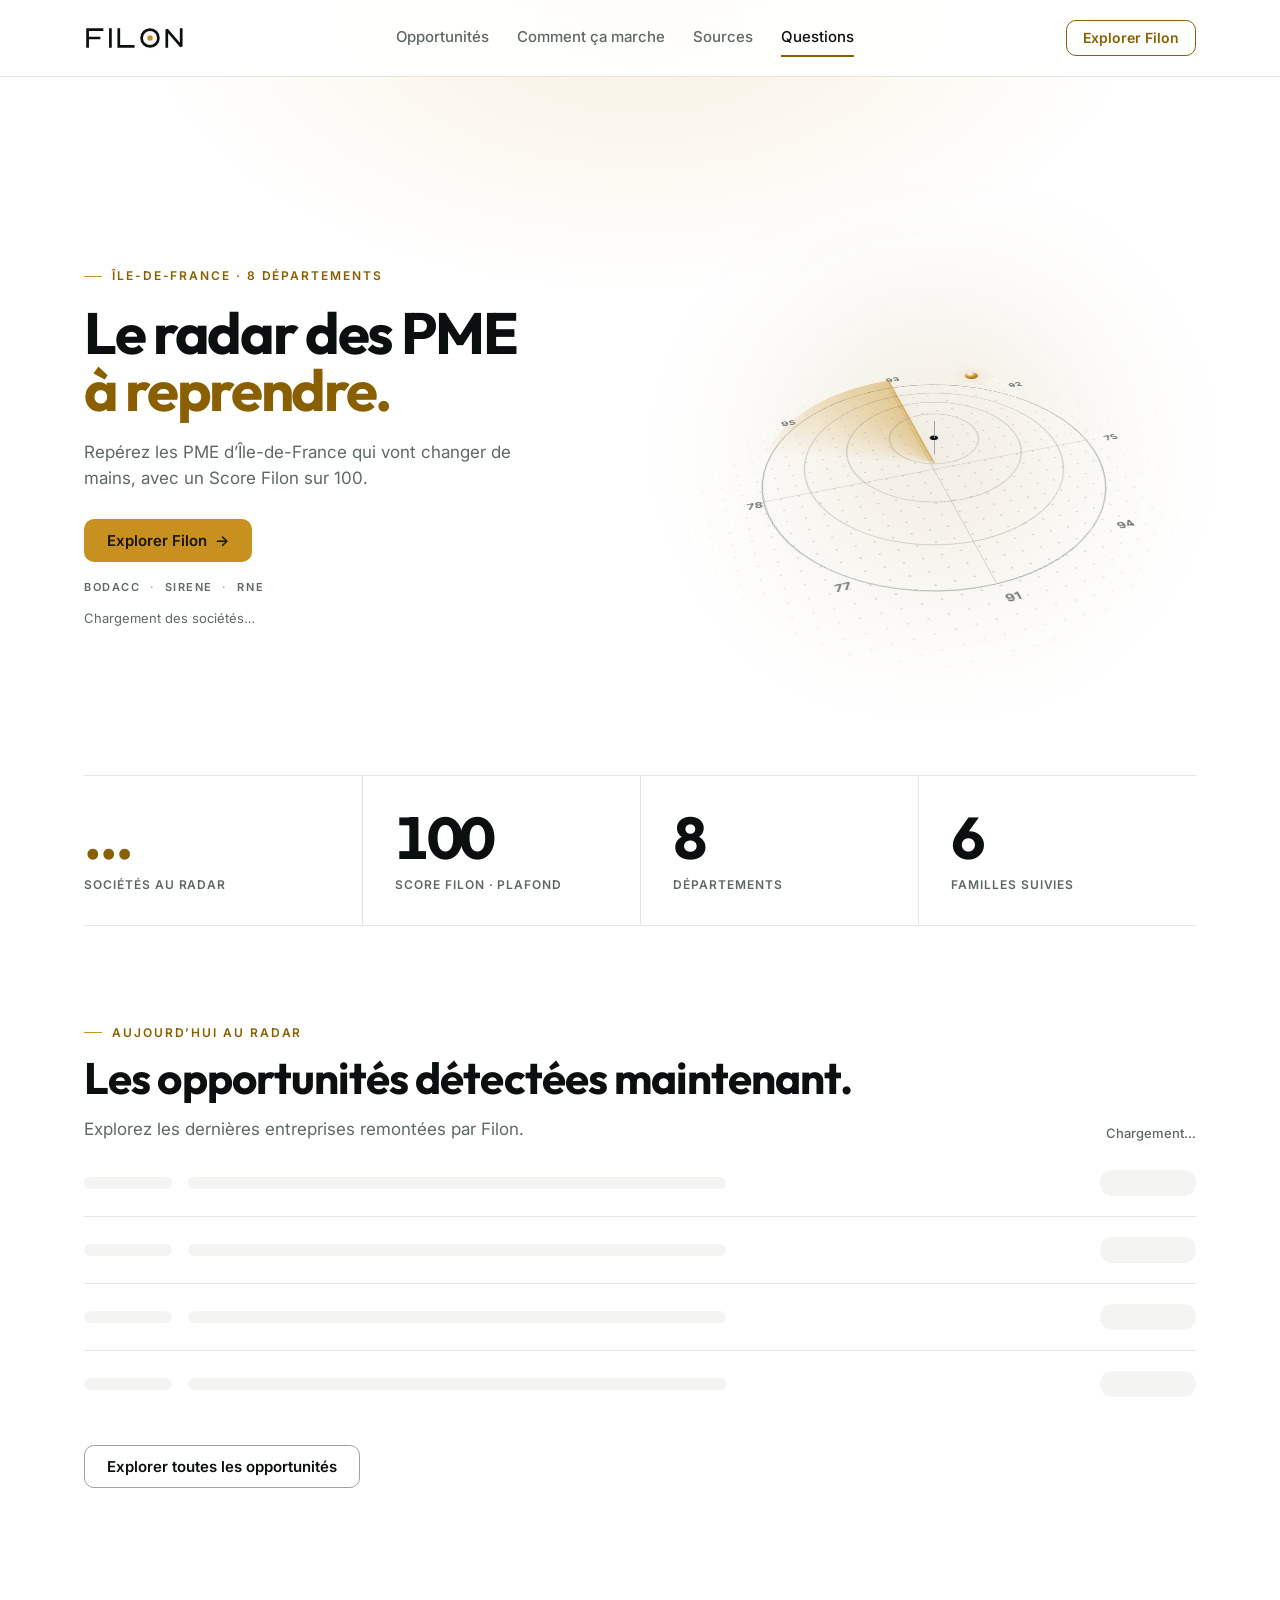
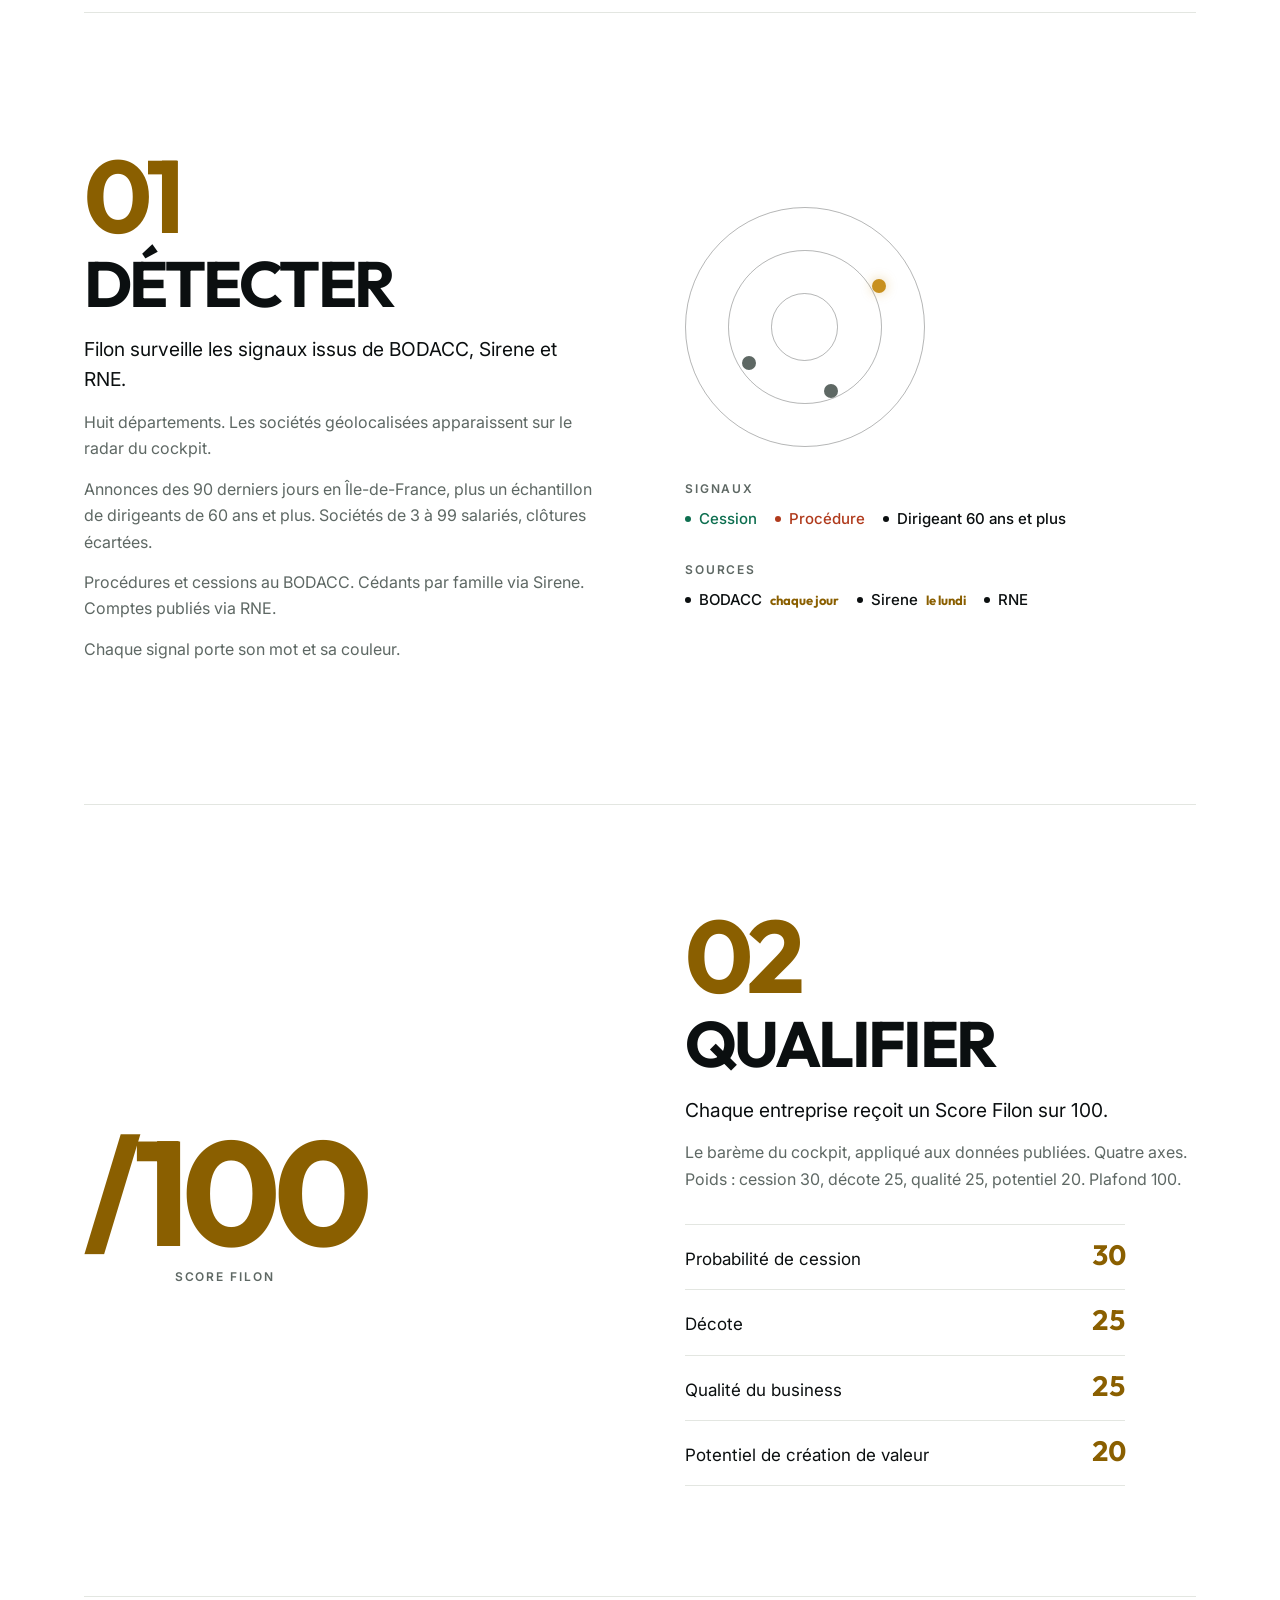
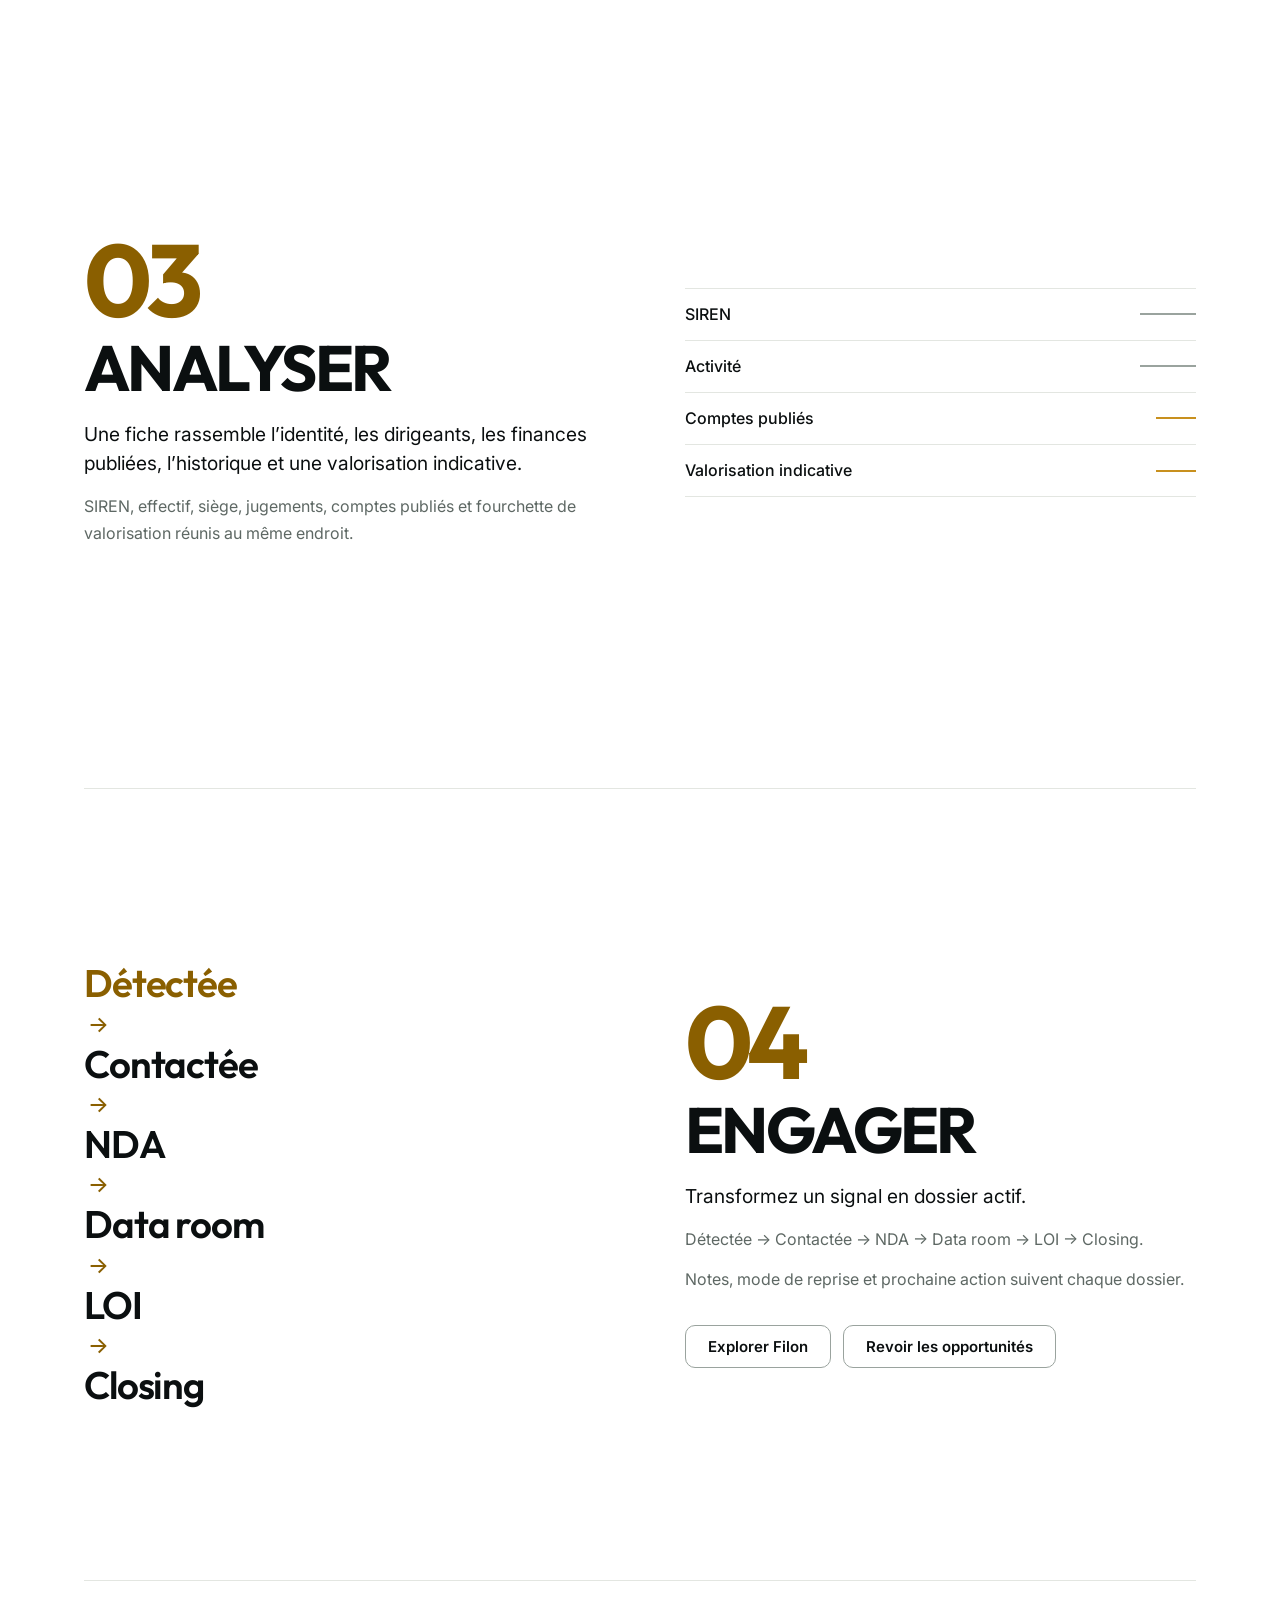
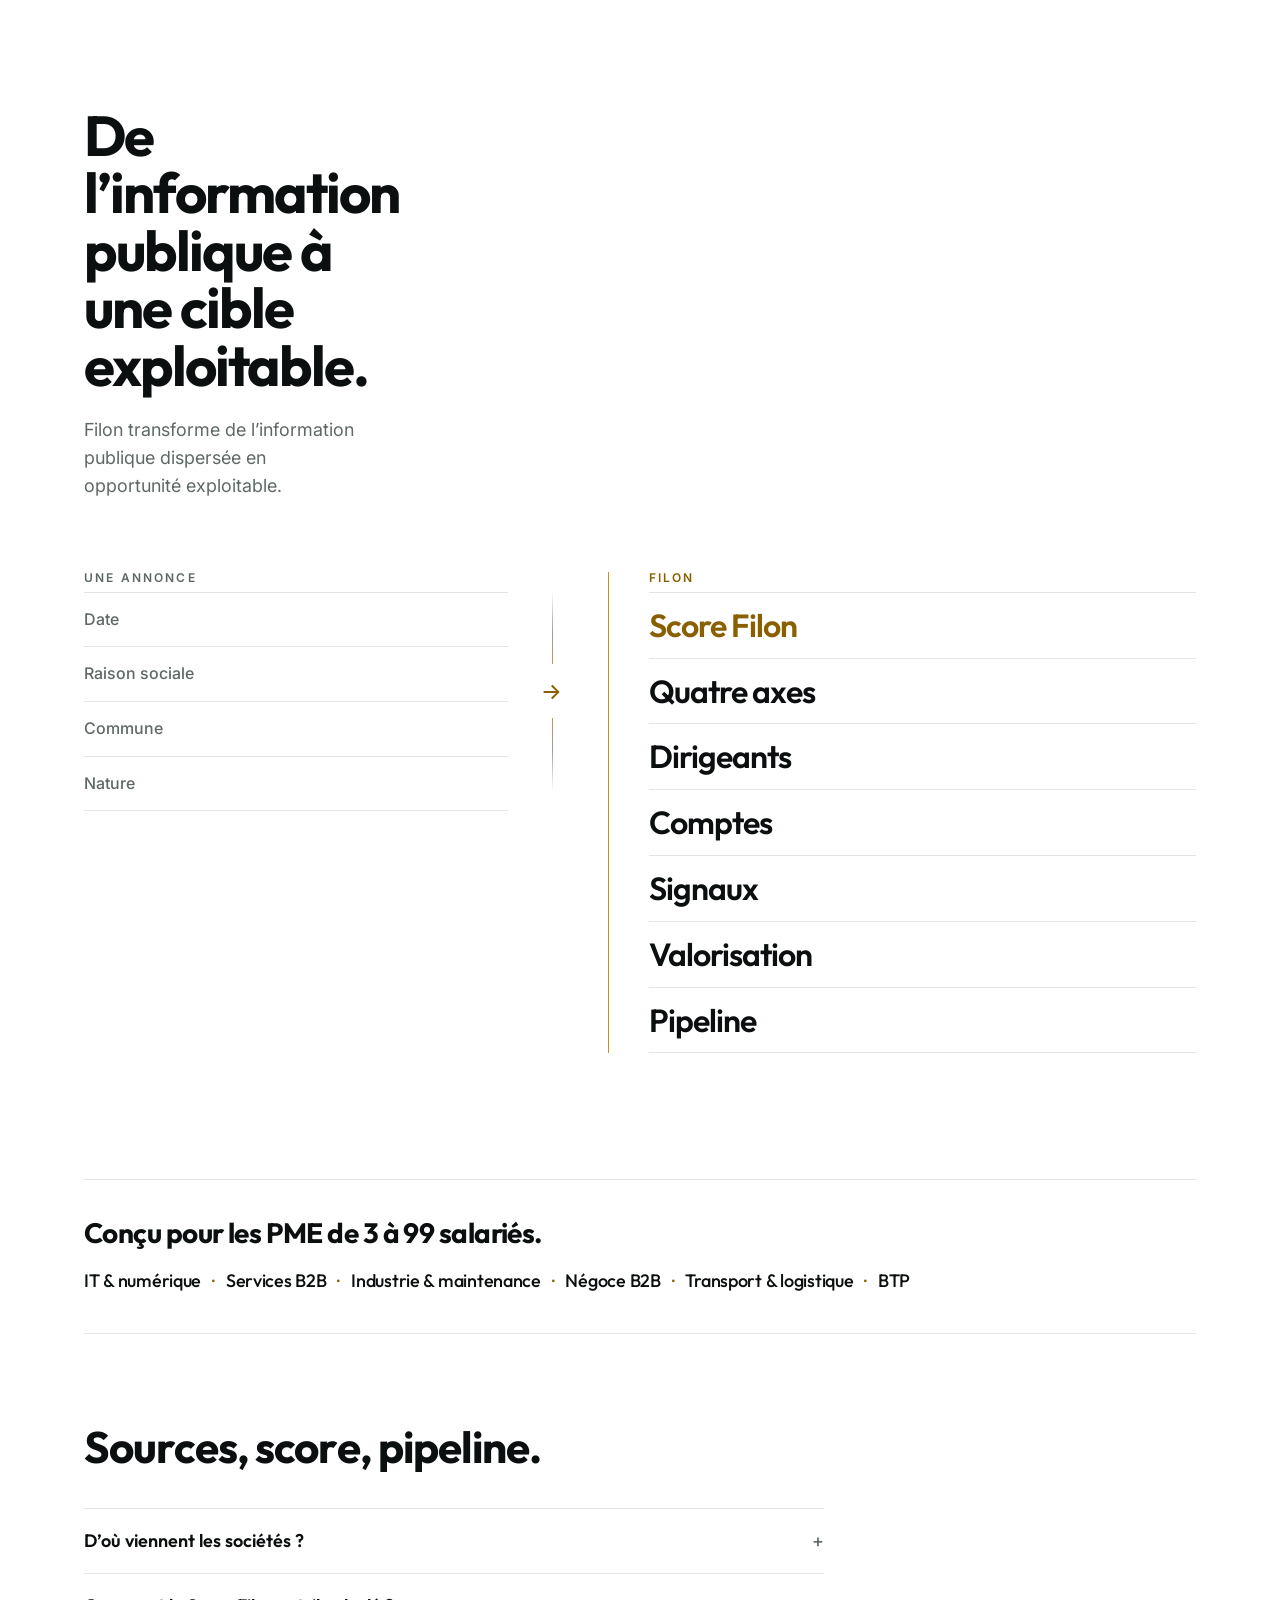
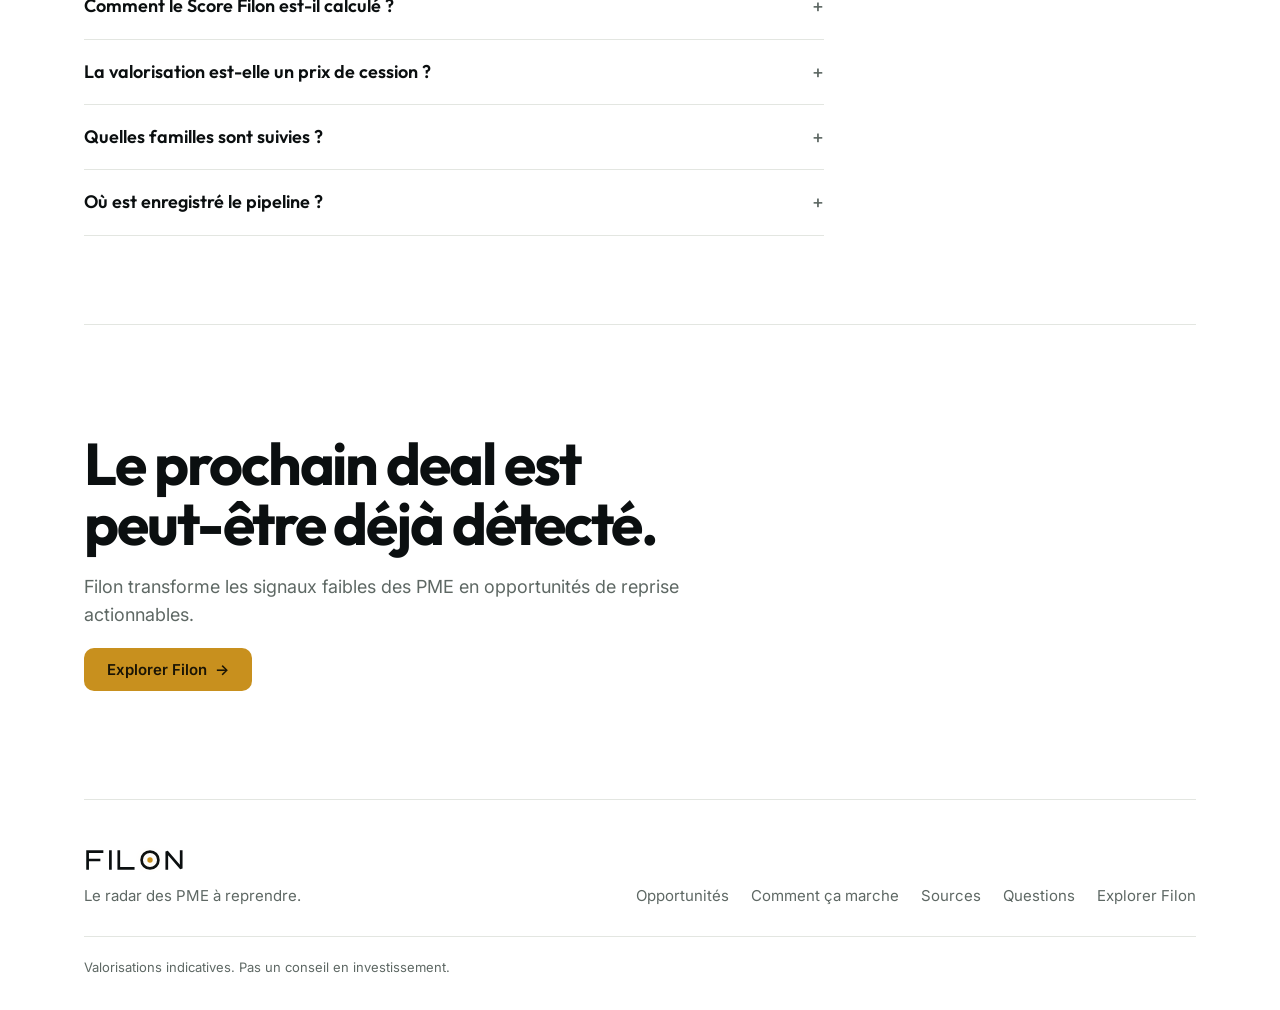
<file: index.html>
<!DOCTYPE html>
<html lang="fr">
<head>
<meta charset="utf-8">
<meta name="viewport" content="width=device-width, initial-scale=1">
<title>Filon — Le radar des PME à reprendre.</title>
<meta name="description" content="Filon. Le radar des PME à reprendre. Score Filon sur 100, Île-de-France, sources BODACC, Sirene et RNE.">
<link rel="icon" href="data:image/svg+xml,%3Csvg xmlns='http://www.w3.org/2000/svg' viewBox='0 0 64 64'%3E%3Ccircle cx='32' cy='32' r='28' fill='none' stroke='%23EDEFEA' stroke-width='4'/%3E%3Ccircle cx='44' cy='41' r='6' fill='%23E8B84A'/%3E%3C/svg>">
<link rel="preconnect" href="https://fonts.googleapis.com">
<link rel="preconnect" href="https://fonts.gstatic.com" crossorigin>
<link rel="stylesheet" href="https://fonts.googleapis.com/css2?family=Outfit:wght@500;600;700&family=Inter:wght@400;500;600&display=swap">
<style>
:root{
  color-scheme:dark;
  --void:#07090A; --surface-1:#0D1112; --surface-2:#141A1B; --surface-3:#1A2224; --line:#1C2426; --line-strong:#5E6B66;
  --ink:#EDEFEA; --ink-muted:#9AA5A0;
  --gold:#E8B84A; --gold-fill:#E8B84A; --on-gold:#1A1405; --gold-soft:#2A2210;
  --cession:#4FD1A5; --decote:#FF7A59;
  --focus:var(--gold);
  --glow-gold:0 0 0 1px #E8B84A, 0 0 24px #E8B84A55;
  --ambient:#E8B84A2e; --ambient-2:#4FD1A514; --bloom:#E8B84A99;
  --shadow:0 24px 48px -24px rgba(0,0,0,.7);
  --tint:color-mix(in srgb, var(--gold-fill) 12%, var(--surface-2));
  --tint-strong:color-mix(in srgb, var(--gold-fill) 22%, var(--surface-2));
  --font-display:"Outfit","Inter",system-ui,sans-serif;
  --font-sans:"Inter",system-ui,-apple-system,"Segoe UI",sans-serif;
  --r-card:24px; --r-inner:16px; --r-pill:999px; --ui:160ms cubic-bezier(.2,.8,.2,1);
}
@media (prefers-color-scheme:light){:root:not([data-theme="dark"]){
  color-scheme:light;
  --void:#FFFFFF; --surface-1:#FFFFFF; --surface-2:#F4F5F2; --surface-3:#E9ECE7; --line:#E3E6E1; --line-strong:#9AA39E;
  --ink:#0B0F10; --ink-muted:#5E6864;
  --gold:#8A5F00; --gold-fill:#C8901E; --on-gold:#1A1405; --gold-soft:#F4E7C6;
  --cession:#0E6F50; --decote:#B03A1C;
  --glow-gold:0 0 0 1px #C8901E, 0 0 16px #C8901E33;
  --ambient:#C8901E22; --ambient-2:#0E6F5012; --bloom:#C8901E66;
  --shadow:0 24px 48px -28px rgba(20,25,20,.28);
}}
*{box-sizing:border-box}
html{scroll-behavior:smooth}
body{
  margin:0; background:var(--void); color:var(--ink);
  font:400 17px/1.6 var(--font-sans);
  -webkit-font-smoothing:antialiased;
  position:relative; isolation:isolate;
}
body::before{content:"";position:absolute;left:0;right:0;top:0;height:900px;z-index:-1;pointer-events:none;
  background:radial-gradient(720px 420px at 50% 0%, var(--ambient), transparent 70%)}
.wrap{max-width:1160px;margin:0 auto;padding-inline:24px}
a{color:inherit}
:focus-visible{outline:2px solid var(--focus);outline-offset:3px;border-radius:4px}
h1,h2,h3{font-family:var(--font-display);letter-spacing:-.02em;color:var(--ink);margin:0}
h1{font-weight:700;font-size:clamp(40px,5.6vw,66px);line-height:1.08;text-wrap:balance}
h2{font-weight:700;font-size:clamp(30px,3.6vw,44px);line-height:1.15;text-wrap:balance}
h3{font-weight:600;font-size:20px;line-height:1.35}
p{margin:0}
.muted{color:var(--ink-muted)}
.btn{display:inline-flex;align-items:center;gap:8px;border:1px solid var(--line-strong);background:transparent;padding:13px 22px;border-radius:10px;text-decoration:none;font:600 15px/1 var(--font-sans);color:var(--ink);cursor:pointer;transition:border-color var(--ui),color var(--ui),box-shadow var(--ui),background var(--ui),transform var(--ui)}
.btn:hover{border-color:var(--gold);color:var(--gold)}
.btn.outline{border-color:var(--gold);color:var(--gold)}
.btn.outline:hover{background:var(--tint)}
.btn.primary{background:var(--gold-fill);border-color:transparent;color:var(--on-gold)}
.btn.primary:hover{box-shadow:var(--glow-gold);color:var(--on-gold);transform:translateY(-1px)}
.btn.primary::after{content:"→"}
.btn.small{padding:10px 16px;font-size:14px}
.note{color:var(--ink-muted);font-size:14px}
.note a{color:var(--ink);font-weight:500}
.lead{max-width:640px;color:var(--ink-muted);font-size:19px;line-height:1.55}
.lead strong{color:var(--ink);font-weight:600}

.nav{position:sticky;top:0;z-index:30;background:color-mix(in srgb, var(--void) 92%, transparent);-webkit-backdrop-filter:blur(14px);backdrop-filter:blur(14px);border-bottom:1px solid var(--line)}
.nav .wrap{display:flex;align-items:center;gap:24px;min-height:76px}
.brand{display:flex;align-items:center;text-decoration:none}
.brand svg{display:block;height:24px;width:auto}
.brand .wm{stroke:var(--ink)} .brand .gem{fill:var(--gold-fill)}
.nav-links{display:flex;align-items:center;gap:28px;margin:0 auto}
.nav-links a{text-decoration:none;color:var(--ink-muted);font-weight:500;font-size:15px;padding:6px 0;border-bottom:2px solid transparent;transition:color var(--ui),border-color var(--ui)}
.nav-links a:hover,.nav-links a.on{color:var(--ink);border-color:var(--gold)}
.nav-cta{display:flex;align-items:center;gap:10px}

.block{padding-block:88px}

.hero{display:grid;grid-template-columns:minmax(0,45fr) minmax(0,55fr);gap:clamp(28px,4vw,72px);align-items:center;padding:clamp(56px,8vw,104px) 0 clamp(28px,4vw,48px)}
.hero .copy{display:grid;justify-items:start;text-align:left;max-width:none;margin:0;container-type:inline-size}
.hero .kicker{display:inline-flex;align-items:center;gap:10px;margin:0;color:var(--gold);font:600 12px/1 var(--font-sans);letter-spacing:.16em;text-transform:uppercase}
.hero .kicker::before{content:"";width:18px;height:1px;background:var(--gold-fill)}
.hero h1{margin:22px 0 0;font-size:clamp(54px,min(6vw,12.2cqi),82px);line-height:.98;letter-spacing:-.04em}
.hero h1 em{font-style:normal;color:var(--gold)}
.hero .lead{margin:22px 0 0;max-width:34em;font-size:17px;line-height:1.5}
.hero .actions{display:flex;flex-wrap:wrap;gap:12px;justify-content:flex-start;margin-top:28px}
.hero .sources{margin:18px 0 0;color:var(--ink-muted);font:600 11px/1.4 var(--font-sans);letter-spacing:.14em;text-transform:uppercase}
.hero .sources span{margin:0 .45em;color:var(--line-strong)}
.hero #loaded{margin-top:12px;font-size:13px}

/* Scène, pas une carte : aucun bord, aucun rayon, aucune ombre. */
.radar-stage{position:relative;isolation:isolate;min-height:520px;margin-right:calc(-1 * min(72px, max(0px, (100vw - 1160px) / 2)));background:none;border:0;border-radius:0;box-shadow:none;overflow:visible}
.radar-stage::before{content:"";position:absolute;inset:10% 0;z-index:-1;background:radial-gradient(circle,color-mix(in srgb,var(--gold) 12%,transparent),transparent 65%);filter:blur(40px);pointer-events:none}

.stage{position:relative;height:540px;width:100%;max-width:none;margin:0;perspective:880px;perspective-origin:50% 42%;overflow:hidden}
.scene{position:absolute;left:50%;top:54%;width:340px;height:340px;margin:-170px 0 0 -170px;z-index:0;transform-style:preserve-3d;transform:rotateX(58deg) rotateZ(-18deg);transition:transform var(--ui)}
.floor{position:absolute;inset:-80px;border-radius:50%;background-image:radial-gradient(color-mix(in srgb, var(--ink) 14%, transparent) 1.1px, transparent 1.4px);background-size:18px 18px;transform:translateZ(-18px);-webkit-mask-image:radial-gradient(circle, #000 42%, transparent 72%);mask-image:radial-gradient(circle, #000 42%, transparent 72%)}
.disc{position:absolute;inset:0;transform-style:preserve-3d}
.hoop{position:absolute;border:1px solid color-mix(in srgb, var(--ink) 22%, transparent);border-radius:50%;transform:translateZ(var(--z))}
.hoop.outer{border-color:var(--line-strong)}
.axis{position:absolute;left:50%;top:0;width:1px;height:100%;background:color-mix(in srgb, var(--ink) 16%, transparent);transform:translateX(-50%) translateZ(2px)}
.axis.z{transform:translateX(-50%) translateZ(2px) rotate(90deg)}
.hub{position:absolute;left:50%;top:50%;width:8px;height:8px;margin:-4px;border-radius:50%;background:var(--ink);transform:translateZ(40px)}
.mast{position:absolute;left:50%;top:50%;width:1px;height:40px;margin-left:-0.5px;background:var(--line-strong);transform-origin:center bottom;transform:translateY(-40px) translateZ(20px) rotateX(-90deg)}
.sweep-slot{position:absolute;inset:0;transform:translateZ(10px);transform-style:preserve-3d}
.sweep{position:absolute;inset:0;border-radius:50%;background:conic-gradient(from 0deg, transparent 0 292deg, color-mix(in srgb, var(--gold-fill) 42%, transparent) 360deg);animation:sweep 1.6s cubic-bezier(.45,.05,.3,1) 1 both}
.sweep i{position:absolute;left:50%;top:0;width:1px;height:50%;background:var(--gold-fill);transform:translateX(-50%);filter:drop-shadow(0 0 6px var(--bloom))}
@keyframes sweep{from{transform:rotate(0)}to{transform:rotate(360deg)}}
.blip,.gem{position:absolute;left:50%;top:50%;border-radius:50%;transform:rotate(var(--a)) translateY(calc(var(--d) * -1)) translateZ(var(--z, 8px))}
.blip{width:14px;height:14px;margin:-7px;background:var(--ink-muted);opacity:.85;cursor:pointer}
.gem{width:14px;height:14px;margin:-7px;background:radial-gradient(circle at 32% 30%, #fff 0 1px, var(--gold-fill) 46%, #6a4808);filter:drop-shadow(0 0 10px var(--bloom))}
.mark{position:absolute;left:50%;top:50%;font:600 12px/1 var(--font-sans);color:var(--ink-muted);transform:rotate(var(--a)) translateY(-186px) rotate(calc(var(--a) * -1)) translateZ(4px)}
.calls{position:absolute;inset:0;z-index:2;pointer-events:none}
.call{position:absolute;display:flex;align-items:center;gap:10px;max-width:260px;padding:8px 14px 8px 8px;border-radius:var(--r-pill);cursor:pointer;background:var(--surface-1);border:1px solid var(--line);box-shadow:var(--shadow);font:600 13px/1 var(--font-sans);color:var(--ink);text-align:left;pointer-events:auto;transition:border-color var(--ui),transform var(--ui)}
.call:hover{border-color:var(--gold);transform:translateY(-1px)}
.call b{font:700 12px/1 var(--font-display);background:var(--gold-fill);color:var(--on-gold);border-radius:var(--r-pill);padding:7px 9px}
.call span{overflow:hidden;text-overflow:ellipsis;white-space:nowrap}
.call.c1{left:2%;top:14%}
.call.c2{right:2%;top:40%}
.call.c3{left:8%;bottom:12%}

.stats{display:grid;grid-template-columns:repeat(4,minmax(0,1fr));gap:0;padding:0;margin:8px 0 0;border-top:1px solid var(--line);border-bottom:1px solid var(--line);background:none}
.stat{display:grid;gap:10px;align-content:start;justify-items:start;text-align:left;padding:32px 0;background:none;border-radius:0}
.stat + .stat{border-left:1px solid var(--line);padding-left:32px}
.stat b{font:700 clamp(42px,4.6vw,64px)/1 var(--font-display);letter-spacing:-.04em;font-variant-numeric:tabular-nums;color:var(--ink)}
.stat.gold b{color:var(--gold)}
.stat span{font:600 12px/1.35 var(--font-sans);letter-spacing:.08em;text-transform:uppercase;color:var(--ink-muted)}

.chips{display:flex;flex-wrap:wrap;gap:8px;justify-content:center}
.chip{display:inline-flex;align-items:center;gap:8px;border-radius:var(--r-pill);padding:8px 14px;font:600 13px/1.2 var(--font-sans);background:var(--surface-1);color:var(--ink);border:1px solid var(--line)}
.chip b{font:700 13px/1 var(--font-display);color:var(--gold)}
.chip.cession{color:var(--cession);border-color:color-mix(in srgb, var(--cession) 40%, transparent);background:color-mix(in srgb, var(--cession) 12%, var(--surface-1))}
.chip.procedure{color:var(--decote);border-color:color-mix(in srgb, var(--decote) 40%, transparent);background:color-mix(in srgb, var(--decote) 12%, var(--surface-1))}
.rings{position:relative;width:120px;height:120px}
.rings i{position:absolute;inset:0;border-radius:50%;border:1.5px solid color-mix(in srgb, var(--ink) 30%, transparent)}
.rings i:nth-child(2){inset:22px} .rings i:nth-child(3){inset:44px}
.rings em{position:absolute;width:12px;height:12px;border-radius:50%;background:var(--gold-fill);box-shadow:0 0 12px var(--bloom);left:78%;top:30%}
.rings em.b{left:24%;top:62%;background:var(--ink-muted);box-shadow:none}
.rings em.c{left:58%;top:74%;background:var(--ink-muted);box-shadow:none;width:9px;height:9px}
.dial{display:grid;justify-items:center;gap:6px}
.dial b{font:700 56px/1 var(--font-display);color:var(--gold);letter-spacing:-.03em}
.dial span{font:600 12px/1 var(--font-sans);letter-spacing:.08em;text-transform:uppercase;color:var(--ink-muted)}
.rows{display:grid;gap:8px;width:100%;max-width:260px}
.rows div{display:flex;justify-content:space-between;align-items:center;background:var(--surface-1);border-radius:10px;padding:8px 12px;font:500 13px/1.2 var(--font-sans);color:var(--ink)}
.rows div i{width:56px;height:8px;border-radius:4px;background:var(--surface-3)}
.rows div i.g{background:var(--gold-fill);width:40px}
.flow{display:flex;flex-wrap:wrap;gap:6px;justify-content:center;align-items:center}
.flow .chip{padding:7px 12px;font-size:12px}
.flow .chip.on{background:var(--gold-fill);color:var(--on-gold);border-color:transparent}
.flow s{text-decoration:none;color:var(--ink-muted);font-size:12px}

.story{padding-top:clamp(28px,4vh,48px)}
.chapter{display:grid;grid-template-columns:minmax(0,1fr);gap:clamp(36px,6vw,72px);align-items:center;padding-block:clamp(72px,10vh,128px);border-top:1px solid var(--line)}
.chapter-num{margin:0;font:700 clamp(72px,8vw,112px)/.8 var(--font-display);letter-spacing:-.06em;color:var(--gold)}
.chapter h2{margin-top:18px;font-size:clamp(40px,5vw,68px);line-height:.92;letter-spacing:-.04em;text-transform:uppercase}
.chapter .lead{margin-top:22px;max-width:28em;font-size:clamp(18px,1.5vw,22px);color:var(--ink)}
.chapter-copy > p{max-width:36em}
.chapter-copy > p + p{margin-top:14px;color:var(--ink-muted);font-size:16px;line-height:1.65}
.chapter-visual{display:grid;gap:36px;justify-items:start;align-content:center}
.chapter .rings{width:min(240px,72vw);height:auto;aspect-ratio:1}
.chapter .rings i:nth-child(2){inset:18%}
.chapter .rings i:nth-child(3){inset:36%}
.chapter .rings em{width:14px;height:14px}
.chapter .dial b{font-size:clamp(96px,12vw,148px);letter-spacing:-.05em}
.chapter .dial span{letter-spacing:.16em}
.chapter .chips{justify-content:flex-start;gap:10px 18px}
.chapter .chips .chip{border:0;border-radius:0;background:none;padding:0;font:500 15px/1.3 var(--font-sans);color:var(--ink)}
.chapter .chips .chip::before{content:"";width:6px;height:6px;border-radius:50%;background:currentColor;flex:none}
.chapter .chips .chip.cession,.chapter .chips .chip.procedure{background:none;border:0}
.chapter .chips .chip.cession{color:var(--cession)}
.chapter .chips .chip.procedure{color:var(--decote)}
.chapter .caption{margin:0 0 14px;font:600 12px/1 var(--font-sans);letter-spacing:.16em;text-transform:uppercase;color:var(--ink-muted)}
.chapter .rows{width:100%;max-width:none;gap:0}
.chapter .rows div{background:none;border-radius:0;padding:16px 0;border-top:1px solid var(--line);font-size:16px}
.chapter .rows div:last-child{border-bottom:1px solid var(--line)}
.chapter .rows div i{border-radius:0;height:2px;background:var(--line-strong)}
.chapter .rows div i.g{background:var(--gold-fill)}
.axes{list-style:none;margin:32px 0 0;padding:0;display:grid;max-width:440px}
.axes li{display:flex;justify-content:space-between;align-items:baseline;gap:24px;padding:16px 0;border-top:1px solid var(--line);font-size:17px}
.axes li:last-child{border-bottom:1px solid var(--line)}
.axes b{font:700 28px/1 var(--font-display);letter-spacing:-.03em;color:var(--gold);font-variant-numeric:tabular-nums}
.chapter .flow{flex-direction:column;align-items:flex-start;justify-content:flex-start;gap:0}
.chapter .flow .chip{padding:8px 0;border:0;border-radius:0;background:none;font:600 clamp(26px,3vw,40px)/1 var(--font-display);letter-spacing:-.03em}
.chapter .flow .chip.on{background:none;border:0;color:var(--gold)}
.chapter .flow s{display:block;padding:2px 0 2px 4px;font:500 22px/1 var(--font-sans);color:var(--gold);letter-spacing:0}
.chapter .actions{margin-top:32px;justify-content:flex-start}
@media (min-width:901px){
  .chapter{grid-template-columns:minmax(0,1fr) minmax(0,1fr);gap:clamp(56px,7vw,120px);min-height:88vh;padding-block:clamp(80px,9vh,140px)}
  .chapter:nth-child(even) .chapter-visual{order:-1}
}

.shift{padding-block:clamp(96px,14vh,160px);border-top:1px solid var(--line)}
.shift-head{max-width:16em;margin:0 0 clamp(56px,8vh,96px)}
.shift h2{color:var(--ink);font-size:clamp(36px,4.4vw,58px);line-height:1.02;letter-spacing:-.035em}
.shift .lead{margin-top:22px;max-width:34em;font-size:18px}
.shift-grid{display:grid;grid-template-columns:minmax(0,1fr);align-items:start}
.shift-from{display:grid;grid-template-columns:minmax(0,1fr)}
.shift-kicker{margin:0 0 8px;font:600 12px/1 var(--font-sans);letter-spacing:.18em;text-transform:uppercase;color:var(--ink-muted)}
.shift-side ol{list-style:none;margin:0;padding:0}
.shift-side li{padding:16px 0;border-top:1px solid var(--line);font:500 16px/1.35 var(--font-sans);color:var(--ink-muted)}
.shift-side li:last-child{border-bottom:1px solid var(--line)}
.shift-side.filon{margin-top:8px}
.shift-side.filon .shift-kicker{color:var(--gold)}
.shift-side.filon li{color:var(--ink);font:600 clamp(26px,2.5vw,34px)/1.15 var(--font-display);letter-spacing:-.03em;padding:14px 0}
.shift-side.filon li:first-child{color:var(--gold)}
.shift-mark{position:relative;display:grid;place-items:center;height:72px;color:var(--gold)}
.shift-mark::before{content:"";position:absolute;left:0;right:0;top:50%;height:1px;background:linear-gradient(to right, transparent, var(--line-strong), var(--gold-fill), var(--line-strong), transparent)}
.shift-mark span{position:relative;padding:0 14px;background:var(--void);font:500 22px/1 var(--font-sans)}
@media (min-width:901px){
  .shift-grid{grid-template-columns:minmax(0,1fr) minmax(0,1.15fr);column-gap:12px}
  .shift-from{grid-template-columns:minmax(0,1fr) 88px;align-items:center}
  .shift-side.filon{margin-top:0;padding-left:40px;border-left:1px solid var(--gold-fill)}
  .shift-mark{height:auto;align-self:stretch}
  .shift-mark::before{left:50%;right:auto;top:8%;bottom:8%;width:1px;height:auto;background:linear-gradient(to bottom, transparent, var(--line-strong) 20%, var(--gold-fill) 50%, var(--line-strong) 80%, transparent)}
  .shift-mark span{padding:16px 0}
}

.actions{display:flex;flex-wrap:wrap;gap:12px}

.reveal{opacity:0;transform:translateY(16px);transition:opacity .5s cubic-bezier(.2,.8,.2,1),transform .5s cubic-bezier(.2,.8,.2,1)}
.reveal.in{opacity:1;transform:none}

.families{padding-block:clamp(28px,4vh,44px);border-top:1px solid var(--line)}
.families h2{font-size:clamp(22px,2.2vw,28px);line-height:1.2;letter-spacing:-.02em;max-width:20em}
.family-line{margin-top:16px;max-width:46em;color:var(--ink);font:500 clamp(16px,1.5vw,18px)/1.7 var(--font-display);letter-spacing:-.015em}
.family-line span{margin:0 .4em;color:var(--gold)}

.feed .kicker{display:inline-flex;align-items:center;gap:10px;margin:0 0 14px;color:var(--gold);font:600 12px/1 var(--font-sans);letter-spacing:.16em;text-transform:uppercase}
.feed .kicker::before{content:"";width:18px;height:1px;background:var(--gold-fill)}
.feed-head{display:flex;justify-content:space-between;align-items:end;gap:16px;margin-bottom:8px;flex-wrap:wrap}
.feed-head h2{margin:0}
.feed-head .lead{margin-top:12px;font-size:17px}
#feed-meta{background:none;border-radius:0;padding:0;color:var(--ink-muted);font:500 13px/1.4 var(--font-sans);letter-spacing:0;text-transform:none}
#feed-rows{background:none;border:0;border-radius:0;box-shadow:none}
.annonce{display:grid;grid-template-columns:92px minmax(0,1fr) auto;gap:clamp(12px,2.5vw,36px);align-items:center;padding:20px 4px;border:0;border-radius:0;border-top:1px solid var(--line);box-shadow:none;color:inherit;background:none;font:inherit;text-align:left;width:100%;min-width:0;cursor:pointer;transition:background var(--ui)}
.annonce:last-child{border-bottom:1px solid var(--line)}
.annonce:hover{background:linear-gradient(90deg,color-mix(in srgb,var(--gold) 7%,transparent),transparent 72%)}
.annonce .mono{font:500 13px/1.3 var(--font-sans);color:var(--ink-muted);background:none;border-radius:0;padding:0;white-space:nowrap;font-variant-numeric:tabular-nums}
.annonce .who{display:grid;min-width:0}
.annonce .nm{font:600 clamp(17px,1.4vw,20px)/1.25 var(--font-display);letter-spacing:-.015em;overflow:hidden;text-overflow:ellipsis;white-space:nowrap;transition:color var(--ui)}
.annonce:hover .nm{color:var(--gold)}
.annonce .note{font-size:13px}
.annonce .tag{background:none;border-radius:0;padding:0;min-width:0;max-width:100%;font:600 12px/1.2 var(--font-sans);letter-spacing:.06em;text-transform:uppercase}
.annonce .tag.cession,.annonce .tag.cedant,.annonce .tag.procedure{background:none}
.feed .actions{margin-top:28px;justify-content:flex-start}
.skel{display:grid;grid-template-columns:88px minmax(0,1fr) 96px;gap:16px;align-items:center;padding:20px 0;border-bottom:1px solid var(--line)}
.skel:last-child{border-bottom:0}
.skel i,.skel b,.skel u{display:block;height:12px;border-radius:6px;background:var(--surface-2)}
.skel b{width:60%}
.skel u{height:26px;border-radius:var(--r-pill)}
.tag{display:inline-flex;border-radius:var(--r-pill);padding:7px 12px;font:600 12px/1.2 var(--font-sans);background:var(--surface-2);color:var(--ink);white-space:nowrap}
.tag.cession,.tag.cedant{color:var(--cession);background:color-mix(in srgb, var(--cession) 14%, var(--surface-1))}
.tag.procedure{color:var(--decote);background:color-mix(in srgb, var(--decote) 14%, var(--surface-1))}

.questions{border-top:1px solid var(--line)}
.questions h2{max-width:16em}
.faq{display:grid;max-width:740px;margin-top:36px}
.faq details{background:none;border:0;border-radius:0;border-top:1px solid var(--line);padding:0}
.faq details:last-child{border-bottom:1px solid var(--line)}
.faq summary{cursor:pointer;list-style:none;padding:20px 0;font:600 18px/1.35 var(--font-display);display:flex;justify-content:space-between;gap:24px;align-items:baseline}
.faq summary::-webkit-details-marker{display:none}
.faq summary::after{content:"+";flex:none;background:none;color:var(--ink-muted);font:500 18px/1 var(--font-sans)}
.faq details[open] summary::after{content:"–"}
.faq details p{padding:0 48px 22px 0;color:var(--ink-muted);font-size:16px;max-width:62em}

.finale{padding-block:clamp(88px,12vh,140px);border-top:1px solid var(--line);display:grid;justify-items:start;gap:20px}
.finale h2{font-size:clamp(36px,4.6vw,60px);line-height:1.02;letter-spacing:-.035em;max-width:14em}
.finale .lead{font-size:18px;max-width:34em}

footer.site{display:grid;grid-template-columns:minmax(0,1fr) auto;gap:28px 48px;align-items:end;padding-block:48px 32px;border-top:1px solid var(--line);color:var(--ink-muted);font-size:15px}
footer.site .brand{margin-bottom:12px}
footer.site ul{margin:0;padding:0;list-style:none;display:flex;flex-wrap:wrap;gap:10px 22px;justify-content:flex-end}
footer.site a{text-decoration:none}
footer.site a:hover{color:var(--ink)}
footer.site .legal{grid-column:1 / -1;padding-top:20px;border-top:1px solid var(--line);font-size:13px}

dialog.fiche:not([open]){display:none}
dialog.fiche[open]{display:flex;flex-direction:column;border:1px solid var(--line);border-radius:var(--r-card);background:var(--surface-1);color:var(--ink);padding:28px;max-width:540px;width:calc(100% - 32px);max-height:min(760px, calc(100dvh - 32px));overflow:hidden;box-shadow:var(--shadow)}
dialog.fiche::backdrop{background:#000000a6}
dialog.fiche h2{margin:10px 0 6px;font:700 24px/1.2 var(--font-display);overflow-wrap:anywhere}
dialog.fiche .facts span{overflow-wrap:anywhere;min-width:0}
dialog.fiche .label{font:600 12px/1.4 var(--font-sans);letter-spacing:.06em;text-transform:uppercase;color:var(--ink-muted)}
dialog.fiche #fiche-body{overflow:auto;min-height:0}
dialog.fiche .score{margin:16px 0 0;font:700 44px/1 var(--font-display);color:var(--gold);letter-spacing:-.03em}
dialog.fiche .sec{margin-top:18px}
dialog.fiche .sec h3{margin:0 0 8px;font:600 13px/1.3 var(--font-sans);letter-spacing:.04em;text-transform:uppercase;color:var(--ink-muted)}
dialog.fiche .facts{display:grid;gap:10px;margin-top:14px}
dialog.fiche .facts div{display:grid;grid-template-columns:140px minmax(0,1fr);gap:8px;align-items:baseline;font-size:15px}
dialog.fiche .facts .label{text-transform:none;letter-spacing:0;font-weight:500;font-size:14px}
dialog.fiche #fiche-body .note{margin:10px 0 0;font-size:15px}
dialog.fiche .actions{flex:none;margin-top:24px;display:flex;flex-wrap:wrap;gap:12px}

[id]{scroll-margin-top:108px}

@media (max-width:900px){
  [id]{scroll-margin-top:132px}
  .nav .wrap{flex-wrap:wrap;gap:8px 16px;padding-block:12px;min-height:0}
  .nav-cta{margin-left:auto}
  .nav-links{order:3;width:100%;margin:0;gap:18px;overflow-x:auto;padding-bottom:4px;scrollbar-width:none}
  .nav-links::-webkit-scrollbar{display:none}
  .nav-links a{white-space:nowrap;font-size:14px}
  .hero{grid-template-columns:1fr;padding-top:48px;gap:8px}
  .hero h1{font-size:clamp(48px,8vw,68px)}
  .radar-stage{margin-right:0;min-height:0}
  .stats{grid-template-columns:1fr 1fr}
  .stat + .stat{border-left:0;padding-left:0}
  .stat:nth-child(even){border-left:1px solid var(--line);padding-left:28px}
  .stat:nth-child(n+3){border-top:1px solid var(--line)}
  .block{padding-block:64px}
  footer.site{grid-template-columns:1fr;align-items:start}
  footer.site ul{justify-content:flex-start}
  .stage{height:400px}
  .floor{inset:-20px}
  .scene{width:260px;height:260px;margin:-130px 0 0 -130px}
  .mark{transform:rotate(var(--a)) translateY(-146px) rotate(calc(var(--a) * -1)) translateZ(4px)}
}
@media (max-width:560px){
  .wrap{padding-inline:18px}
  .stats{grid-template-columns:1fr}
  .stat:nth-child(even){border-left:0;padding-left:0}
  .stat + .stat{border-top:1px solid var(--line)}
  footer.site{grid-template-columns:1fr}
  .hero h1{font-size:clamp(40px,11vw,54px)}
  .stage{height:340px}
  .call{max-width:180px}
  .annonce{grid-template-columns:auto minmax(0,1fr)}
  .annonce .tag{grid-column:2;white-space:normal;overflow-wrap:anywhere;text-align:left}
}
@media (prefers-reduced-motion:reduce){
  *,*::before,*::after{animation:none!important;transition:none!important}
  html{scroll-behavior:auto}
  .reveal{opacity:1;transform:none}
  .scene{transform:rotateX(58deg) rotateZ(-18deg)}
}
</style>
</head>
<body>
<header class="nav">
  <div class="wrap">
    <a class="brand" href="./" aria-label="Filon, accueil">
      <svg viewBox="-4 -4 168 40" role="img" aria-label="Filon">
        <g class="wm" fill="none" stroke-width="4.5" stroke-linecap="square" stroke-miterlimit="1.5">
          <path d="M2 30 V2 H26 M2 16 H21"/><path d="M40 2 V30"/><path d="M54 2 V30 H78"/>
          <circle cx="106" cy="16" r="14"/><path d="M134 30 V2 L158 30 V2"/>
        </g>
        <circle class="gem" cx="106" cy="16" r="4.5"/>
      </svg>
    </a>
    <nav class="nav-links" aria-label="Page">
      <a href="#societes">Opportunités</a>
      <a href="#produit">Comment ça marche</a>
      <a href="#sources">Sources</a>
      <a href="#questions">Questions</a>
    </nav>
    <div class="nav-cta">
      <a class="btn outline small" id="nav-cta" href="cockpit/">Explorer Filon</a>
    </div>
  </div>
</header>

<main>
  <div class="wrap">
    <section class="hero">
      <div class="copy">
        <p class="kicker">Île-de-France · 8 départements</p>
        <h1>Le radar des PME<br><em>à reprendre.</em></h1>
        <p class="lead">Repérez les PME d’Île-de-France qui vont changer de mains, avec un Score Filon sur 100.</p>
        <div class="actions">
          <a class="btn primary" id="hero-cta" href="cockpit/">Explorer Filon</a>
        </div>
        <p class="sources">BODACC <span>·</span> Sirene <span>·</span> RNE</p>
        <p class="note" id="loaded">Chargement des sociétés…</p>
      </div>
      <div class="radar-stage">
        <div class="stage" id="stage">
          <div class="scene" id="scene" role="img" aria-label="Radar en volume des huit départements d’Île-de-France">
            <div class="floor"></div>
            <div class="disc">
              <div class="hoop outer" style="inset:0;--z:0px"></div>
              <div class="hoop" style="inset:42px;--z:14px"></div>
              <div class="hoop" style="inset:84px;--z:28px"></div>
              <div class="hoop" style="inset:126px;--z:40px"></div>
              <div class="axis"></div>
              <div class="axis z"></div>
              <div class="mast"></div>
              <div class="hub"></div>
              <div class="sweep-slot"><div class="sweep"><i></i></div></div>
              <span class="gem" style="--a:38deg;--d:118px;--z:46px"></span>
              <span id="blips"></span>
              <span class="mark" style="--a:0deg">93</span>
              <span class="mark" style="--a:45deg">92</span>
              <span class="mark" style="--a:90deg">75</span>
              <span class="mark" style="--a:135deg">94</span>
              <span class="mark" style="--a:180deg">91</span>
              <span class="mark" style="--a:225deg">77</span>
              <span class="mark" style="--a:270deg">78</span>
              <span class="mark" style="--a:315deg">95</span>
            </div>
          </div>
          <div class="calls" id="calls"></div>
        </div>
      </div>
    </section>

    <section class="stats reveal" aria-label="Repères">
      <div class="stat gold"><b id="kpi-n">…</b><span>Sociétés au radar</span></div>
      <div class="stat"><b>100</b><span>Score Filon · plafond</span></div>
      <div class="stat"><b>8</b><span>Départements</span></div>
      <div class="stat"><b>6</b><span>Familles suivies</span></div>
    </section>

    <section class="block feed reveal" id="societes" aria-labelledby="societes-title">
      <div class="feed-head">
        <div>
          <p class="kicker">Aujourd’hui au radar</p>
          <h2 id="societes-title">Les opportunités détectées maintenant.</h2>
          <p class="lead">Explorez les dernières entreprises remontées par Filon.</p>
        </div>
        <span id="feed-meta">Chargement…</span>
      </div>
      <div id="feed-rows" aria-busy="true"><div class="skel"><i></i><b></b><u></u></div><div class="skel"><i></i><b></b><u></u></div><div class="skel"><i></i><b></b><u></u></div><div class="skel"><i></i><b></b><u></u></div></div>
      <div class="actions">
        <a class="btn" href="cockpit/">Explorer toutes les opportunités</a>
      </div>
    </section>

    <section class="story" id="produit" aria-labelledby="ch-detecter">
      <article class="chapter reveal" id="methode">
        <div class="chapter-copy">
          <p class="chapter-num">01</p>
          <h2 id="ch-detecter">Détecter</h2>
          <p class="lead">Filon surveille les signaux issus de BODACC, Sirene et RNE.</p>
          <p>Huit départements. Les sociétés géolocalisées apparaissent sur le radar du cockpit.</p>
          <p>Annonces des 90 derniers jours en Île-de-France, plus un échantillon de dirigeants de 60 ans et plus. Sociétés de 3 à 99 salariés, clôtures écartées.</p>
          <p>Procédures et cessions au BODACC. Cédants par famille via Sirene. Comptes publiés via RNE.</p>
          <p>Chaque signal porte son mot et sa couleur.</p>
        </div>
        <div class="chapter-visual">
          <div class="rings" aria-hidden="true"><i></i><i></i><i></i><em></em><em class="b"></em><em class="c"></em></div>
          <div>
            <p class="caption">Signaux</p>
            <div class="chips"><span class="chip cession">Cession</span><span class="chip procedure">Procédure</span><span class="chip">Dirigeant 60 ans et plus</span></div>
          </div>
          <div id="sources">
            <p class="caption">Sources</p>
            <div class="chips"><span class="chip">BODACC <b>chaque jour</b></span><span class="chip">Sirene <b>le lundi</b></span><span class="chip">RNE</span></div>
          </div>
        </div>
      </article>

      <article class="chapter reveal">
        <div class="chapter-copy">
          <p class="chapter-num">02</p>
          <h2 id="ch-qualifier">Qualifier</h2>
          <p class="lead">Chaque entreprise reçoit un Score Filon sur 100.</p>
          <p>Le barème du cockpit, appliqué aux données publiées. Quatre axes. Poids : cession 30, décote 25, qualité 25, potentiel 20. Plafond 100.</p>
          <ul class="axes">
            <li><span>Probabilité de cession</span><b>30</b></li>
            <li><span>Décote</span><b>25</b></li>
            <li><span>Qualité du business</span><b>25</b></li>
            <li><span>Potentiel de création de valeur</span><b>20</b></li>
          </ul>
        </div>
        <div class="chapter-visual">
          <div class="dial"><b>/100</b><span>Score Filon</span></div>
        </div>
      </article>

      <article class="chapter reveal">
        <div class="chapter-copy">
          <p class="chapter-num">03</p>
          <h2 id="ch-analyser">Analyser</h2>
          <p class="lead">Une fiche rassemble l’identité, les dirigeants, les finances publiées, l’historique et une valorisation indicative.</p>
          <p>SIREN, effectif, siège, jugements, comptes publiés et fourchette de valorisation réunis au même endroit.</p>
        </div>
        <div class="chapter-visual">
          <div class="rows"><div>SIREN<i></i></div><div>Activité<i></i></div><div>Comptes publiés<i class="g"></i></div><div>Valorisation indicative<i class="g"></i></div></div>
        </div>
      </article>

      <article class="chapter reveal">
        <div class="chapter-copy">
          <p class="chapter-num">04</p>
          <h2 id="ch-engager">Engager</h2>
          <p class="lead">Transformez un signal en dossier actif.</p>
          <p>Détectée → Contactée → NDA → Data room → LOI → Closing.</p>
          <p>Notes, mode de reprise et prochaine action suivent chaque dossier.</p>
          <div class="actions">
            <a class="btn" href="cockpit/">Explorer Filon</a>
            <a class="btn" href="#societes">Revoir les opportunités</a>
          </div>
        </div>
        <div class="chapter-visual">
          <div class="flow"><span class="chip on">Détectée</span><s>→</s><span class="chip">Contactée</span><s>→</s><span class="chip">NDA</span><s>→</s><span class="chip">Data room</span><s>→</s><span class="chip">LOI</span><s>→</s><span class="chip">Closing</span></div>
        </div>
      </article>
    </section>

    <section class="shift reveal" aria-labelledby="shift-title">
      <div class="shift-head">
        <h2 id="shift-title">De l’information publique à une cible exploitable.</h2>
        <p class="lead">Filon transforme de l’information publique dispersée en opportunité exploitable.</p>
      </div>
      <div class="shift-grid">
        <div class="shift-from">
          <div class="shift-side raw">
            <p class="shift-kicker">Une annonce</p>
            <ol>
              <li>Date</li>
              <li>Raison sociale</li>
              <li>Commune</li>
              <li>Nature</li>
            </ol>
          </div>
          <div class="shift-mark" aria-hidden="true"><span>→</span></div>
        </div>
        <div class="shift-side filon">
          <p class="shift-kicker">Filon</p>
          <ol>
            <li>Score Filon</li>
            <li>Quatre axes</li>
            <li>Dirigeants</li>
            <li>Comptes</li>
            <li>Signaux</li>
            <li>Valorisation</li>
            <li>Pipeline</li>
          </ol>
        </div>
      </div>
    </section>

    <section class="families reveal" id="familles" aria-labelledby="familles-title">
      <h2 id="familles-title">Conçu pour les PME de 3 à 99 salariés.</h2>
      <p class="family-line">IT &amp; numérique <span>·</span> Services B2B <span>·</span> Industrie &amp; maintenance <span>·</span> Négoce B2B <span>·</span> Transport &amp; logistique <span>·</span> BTP</p>
    </section>

    <section class="block questions reveal" id="questions" aria-labelledby="questions-title">
      <h2 id="questions-title">Sources, score, pipeline.</h2>
      <div class="faq">
        <details name="faq">
          <summary>D’où viennent les sociétés ?</summary>
          <p>Procédures collectives et cessions de fonds publiées au BODACC sur 90 jours, en Île-de-France, plus un échantillon Sirene de dirigeants de 60 ans et plus. Les clôtures sont écartées.</p>
        </details>
        <details name="faq">
          <summary>Comment le Score Filon est-il calculé ?</summary>
          <p>Quatre axes de 0 à 100. Poids : probabilité de cession 30, décote 25, qualité 25, potentiel 20. Le barème est celui du cockpit, appliqué aux données publiées.</p>
        </details>
        <details name="faq">
          <summary>La valorisation est-elle un prix de cession ?</summary>
          <p>La valorisation est indicative. Elle reprend les comptes publiés. Elle ne constitue pas un prix de cession ni un conseil en investissement.</p>
        </details>
        <details name="faq">
          <summary>Quelles familles sont suivies ?</summary>
          <p>IT et numérique, services B2B, industrie et maintenance, négoce B2B, transport et logistique, BTP. Le commerce, la CHR et les autres activités restent accessibles dans le cockpit.</p>
        </details>
        <details name="faq">
          <summary>Où est enregistré le pipeline ?</summary>
          <p>Sur cet appareil. Quand le connecteur Supabase est actif, les dossiers sont enregistrés dans la base.</p>
        </details>
      </div>
    </section>

    <section class="finale reveal" aria-labelledby="close-title">
      <h2 id="close-title">Le prochain deal est peut-être déjà détecté.</h2>
      <p class="lead">Filon transforme les signaux faibles des PME en opportunités de reprise actionnables.</p>
      <a class="btn primary" id="close-cta" href="cockpit/">Explorer Filon</a>
    </section>

    <footer class="site">
      <div>
        <a class="brand" href="./" aria-label="Filon, accueil">
          <svg viewBox="-4 -4 168 40" role="img" aria-label="Filon">
            <g class="wm" fill="none" stroke-width="4.5" stroke-linecap="square" stroke-miterlimit="1.5">
              <path d="M2 30 V2 H26 M2 16 H21"/><path d="M40 2 V30"/><path d="M54 2 V30 H78"/>
              <circle cx="106" cy="16" r="14"/><path d="M134 30 V2 L158 30 V2"/>
            </g>
            <circle class="gem" cx="106" cy="16" r="4.5"/>
          </svg>
        </a>
        <p>Le radar des PME à reprendre.</p>
      </div>
      <nav aria-label="Pied de page">
        <ul>
          <li><a href="#societes">Opportunités</a></li>
          <li><a href="#produit">Comment ça marche</a></li>
          <li><a href="#sources">Sources</a></li>
          <li><a href="#questions">Questions</a></li>
          <li><a href="cockpit/">Explorer Filon</a></li>
        </ul>
      </nav>
      <p class="legal">Valorisations indicatives. Pas un conseil en investissement.</p>
    </footer>
  </div>
</main>

<dialog class="fiche" id="fiche" aria-labelledby="fiche-nom">
  <p class="label" id="fiche-kicker"></p>
  <h2 id="fiche-nom"></h2>
  <p class="note" id="fiche-meta"></p>
  <div id="fiche-body"></div>
  <div class="actions">
    <a class="btn primary" id="fiche-url" href="">Voir l'annonce</a>
    <button type="button" class="btn" id="fiche-close">Fermer</button>
  </div>
</dialog>

<script src="annonces.js"></script>
<script>
const reduce = matchMedia("(prefers-reduced-motion: reduce)").matches;
const stage = document.getElementById("stage");
const scene = document.getElementById("scene");
stage.addEventListener("pointermove", e => {
  if (reduce) return;
  const r = stage.getBoundingClientRect();
  const x = (e.clientX - r.left) / r.width - 0.5;
  const y = (e.clientY - r.top) / r.height - 0.5;
  scene.style.transform = "rotateX(" + (58 - y * 12) + "deg) rotateZ(" + (-18 + x * 16) + "deg)";
});
stage.addEventListener("pointerleave", () => {
  scene.style.transform = "";
});
const heroCta = document.getElementById("hero-cta");
const navCta = document.getElementById("nav-cta");
if (heroCta && navCta && "IntersectionObserver" in window) {
  new IntersectionObserver(function (entries) {
    const away = !entries[0].isIntersecting;
    navCta.classList.toggle("primary", away);
    navCta.classList.toggle("outline", !away);
  }, { threshold: 0.4 }).observe(heroCta);
}
const navLinks = Array.from(document.querySelectorAll(".nav-links a[href^='#']"));
const navTargets = navLinks.map(function (a) {
  return document.getElementById(a.getAttribute("href").slice(1));
}).filter(Boolean);
function markNav() {
  if (!navTargets.length) return;
  const line = (parseFloat(getComputedStyle(navTargets[0]).scrollMarginTop) || 0) + 12;
  const holding = navTargets.filter(function (el) {
    const r = el.getBoundingClientRect();
    return r.top <= line && r.bottom >= line;
  });
  if (!holding.length) return;
  holding.sort(function (a, b) { return a.getBoundingClientRect().height - b.getBoundingClientRect().height; });
  const id = "#" + holding[0].id;
  navLinks.forEach(function (a) { a.classList.toggle("on", a.getAttribute("href") === id); });
}
if (navTargets.length) {
  markNav();
  document.addEventListener("scroll", markNav, { passive: true });
  window.addEventListener("resize", markNav);
}
const revealed = document.querySelectorAll(".reveal");
if (reduce || !("IntersectionObserver" in window)) {
  revealed.forEach(function (el) { el.classList.add("in"); });
} else {
  const show = new IntersectionObserver(function (entries) {
    entries.forEach(function (e) {
      if (e.isIntersecting) { e.target.classList.add("in"); show.unobserve(e.target); }
    });
  }, { rootMargin: "0px 0px -8% 0px", threshold: 0.05 });
  revealed.forEach(function (el) { show.observe(el); });
}

const ANGLES = {93:0, 92:45, 75:90, 94:135, 91:180, 77:225, 78:270, 95:315};
let ROWS = [];
let ficheGen = 0;
const fiche = document.getElementById("fiche");
function addSection(box, title){
  const sec = document.createElement("section");
  sec.className = "sec";
  const h = document.createElement("h3");
  h.textContent = title;
  sec.appendChild(h);
  box.appendChild(sec);
  return sec;
}
function addLine(parent, k, v){
  if (v == null || v === "") return;
  const row = document.createElement("div");
  const a = document.createElement("span");
  a.className = "label";
  a.textContent = k;
  const b = document.createElement("span");
  b.textContent = String(v);
  row.append(a, b);
  parent.appendChild(row);
}
function money(n){
  if (typeof n !== "number") return "";
  const sign = n < 0 ? "−" : "";
  const abs = Math.abs(n);
  if (abs >= 1e6) return sign + (abs / 1e6).toLocaleString("fr-FR", { maximumFractionDigits: 1 }) + " M€";
  if (abs >= 1e3) return sign + Math.round(abs / 1e3).toLocaleString("fr-FR") + " k€";
  return sign + Math.round(abs).toLocaleString("fr-FR") + " €";
}
function paintDetail(x, state){
  const box = document.getElementById("fiche-body");
  box.replaceChildren();
  const ev = filonEvaluer(x);
  if (ev.score != null) {
    const score = document.createElement("p");
    score.className = "score";
    score.textContent = String(ev.score);
    const cap = document.createElement("p");
    cap.className = "label";
    cap.textContent = "Score Filon";
    box.append(score, cap);
    const axes = document.createElement("div");
    axes.className = "facts";
    [["Probabilité de cession", ev.p_cession], ["Décote estimée", ev.decote], ["Qualité du business", ev.qualite], ["Potentiel de création de valeur", ev.potentiel]].forEach(function (pair) {
      addLine(axes, pair[0], pair[1] == null ? "" : String(Math.round(pair[1])));
    });
    box.appendChild(axes);
  }
  if ((ev.signals || []).length) {
    const sec = addSection(box, "Signaux");
    ev.signals.forEach(function (s) {
      const p = document.createElement("p");
      p.className = "note";
      p.textContent = s.l;
      sec.appendChild(p);
    });
  }
  const id = addSection(box, "Identité");
  const facts = document.createElement("div");
  facts.className = "facts";
  addLine(facts, "SIREN", x.siren ? x.siren.replace(/(\d{3})(\d{3})(\d{3})/, "$1 $2 $3") : "");
  addLine(facts, "Activité", x.naf || "");
  addLine(facts, "Effectif", x.te || "");
  addLine(facts, "Création", fmtDate(x.creation));
  addLine(facts, "État", x.etat || "");
  addLine(facts, "Siège", x.adresse || [x.commune, x.dept].filter(Boolean).join(" · "));
  addLine(facts, "Jugement", [x.nature || x.label, fmtDate(x.jugementDate) || x.jugementDate].filter(Boolean).join(" · "));
  addLine(facts, "Tribunal", x.tribunal || "");
  addLine(facts, "Parution", fmtDate(x.date));
  id.appendChild(facts);
  if ((x.officers || []).length) {
    const sec = addSection(box, "Dirigeants");
    x.officers.forEach(function (o) {
      const p = document.createElement("p");
      p.className = "note";
      const age = o.annee_naissance ? (new Date().getFullYear() - o.annee_naissance) + " ans" : "";
      p.textContent = [o.prenoms, o.nom, o.qualite, age].filter(Boolean).join(" · ");
      sec.appendChild(p);
    });
  }
  if ((x.financials || []).length) {
    const sec = addSection(box, "Finances publiées");
    x.financials.forEach(function (f) {
      const p = document.createElement("p");
      p.className = "note";
      p.textContent = [String(f.annee), f.ca != null ? "CA " + money(f.ca) : "", f.resultat_net != null ? "Résultat net " + money(f.resultat_net) : ""].filter(Boolean).join(" · ");
      sec.appendChild(p);
    });
  }
  if (ev.vb != null || ev.vh != null) {
    const sec = addSection(box, "Valorisation indicative");
    const p = document.createElement("p");
    p.className = "note";
    p.textContent = money(ev.vb) + " – " + money(ev.vh) + ". Estimation indicative à partir des comptes publiés. Ne constitue pas un conseil en investissement.";
    sec.appendChild(p);
  }
  if (x.complement) {
    const p = document.createElement("p");
    p.className = "note";
    p.textContent = x.complement;
    box.appendChild(p);
  }
  if (state === "loading") {
    const p = document.createElement("p");
    p.className = "note";
    p.textContent = "Lecture du répertoire Sirene.";
    box.appendChild(p);
  } else if (state === "error") {
    const p = document.createElement("p");
    p.className = "note";
    p.textContent = "Le répertoire Sirene ne répond pas.";
    box.appendChild(p);
  }
}
async function showFiche(i){
  const x = ROWS[i];
  if (!x) return;
  const gen = ++ficheGen;
  document.getElementById("fiche-kicker").textContent = (x.kind === "cedant" ? "Sirene" : "BODACC") + " · " + (fmtDate(x.date) || x.label || "");
  document.getElementById("fiche-nom").textContent = x.nom;
  document.getElementById("fiche-meta").textContent = [x.commune, x.dept, x.label].filter(Boolean).join(" · ");
  const link = document.getElementById("fiche-url");
  if (/^https:/.test(x.url || "")) { link.href = x.url; link.hidden = false; }
  else { link.hidden = true; link.removeAttribute("href"); }
  paintDetail(x, x.enriched ? "ok" : (x.siren ? "loading" : "ok"));
  if (!fiche.open) fiche.showModal();
  if (!x.siren || x.enriched) return;
  const s = await filonSirene(x.siren);
  if (gen !== ficheGen) return;
  if (s && s.ok) { filonFusion(x, s); paintDetail(x, "ok"); }
  else paintDetail(x, s && s.reason === "http" ? "error" : "miss");
}
document.getElementById("fiche-close").onclick = () => fiche.close();
fiche.addEventListener("click", e => { if (e.target === fiche) fiche.close(); });
function fmtDate(d){
  const m = /^(\d{4})-(\d{2})-(\d{2})$/.exec(d || "");
  return m ? m[3] + "/" + m[2] + "/" + m[1] : "";
}
function place(rows){
  ROWS = rows;
  const disc = document.getElementById("blips");
  disc.replaceChildren();
  document.getElementById("calls").replaceChildren();
  const used = {};
  rows.slice(0, 12).forEach(function (x, i) {
    const n = used[x.dept] || 0;
    used[x.dept] = n + 1;
    const el = document.createElement("span");
    el.className = "blip";
    const a = (ANGLES[x.dept] ?? 0) + n * 11 - 8;
    const dist = 62 + (n % 4) * 26;
    el.style.setProperty("--a", a + "deg");
    el.style.setProperty("--d", dist + "px");
    el.style.setProperty("--z", (8 + (n % 3) * 12) + "px");
    el.title = x.nom;
    el.tabIndex = 0;
    el.setAttribute("role", "button");
    el.setAttribute("aria-label", x.nom);
    el.addEventListener("click", function () { showFiche(i); });
    el.addEventListener("keydown", function (e) {
      if (e.key !== "Enter" && e.key !== " ") return;
      e.preventDefault();
      showFiche(i);
    });
    disc.appendChild(el);
  });
  const calls = document.getElementById("calls");
  rows.slice(0, 3).forEach(function (x, i) {
    const el = document.createElement("button");
    el.type = "button";
    el.className = "call c" + (i + 1);
    const b = document.createElement("b");
    b.textContent = x.dept;
    const s = document.createElement("span");
    s.textContent = x.nom;
    el.title = x.label;
    el.setAttribute("aria-label", x.nom + ", " + x.label);
    el.addEventListener("click", function () { showFiche(i); });
    el.appendChild(b);
    el.appendChild(s);
    calls.appendChild(el);
  });
  const box = document.getElementById("feed-rows");
  box.replaceChildren();
  rows.slice(0, 8).forEach(function (x, i) {
    const el = document.createElement("button");
    el.type = "button";
    el.className = "annonce";
    el.addEventListener("click", function () { showFiche(i); });
    const date = document.createElement("span");
    date.className = "mono";
    date.textContent = fmtDate(x.date);
    const mid = document.createElement("span");
    mid.className = "who";
    const nm = document.createElement("span");
    nm.className = "nm";
    nm.textContent = x.nom;
    const sub = document.createElement("span");
    sub.className = "note";
    sub.textContent = [x.commune, x.dept].filter(Boolean).join(" · ");
    mid.append(nm, sub);
    const tag = document.createElement("span");
    const kind = x.kind === "cession" ? "cession" : x.kind === "cedant" ? "cedant" : "procedure";
    tag.className = "tag " + kind;
    tag.textContent = x.label;
    el.append(date, mid, tag);
    box.appendChild(el);
  });
}
let feedTimer = null;
let lastFeed = 0;
function showRows(rows, phase){
  const run = function () {
    lastFeed = Date.now();
    place(rows);
    const n = rows.length;
    const shown = Math.min(8, n);
    const kpi = document.getElementById("kpi-n");
    if (kpi) kpi.textContent = String(n);
    document.getElementById("loaded").textContent = n + " sociétés détectées en Île-de-France, mises à jour chaque jour.";
    document.getElementById("feed-meta").textContent = phase === "done"
      ? shown + " sur " + n + " au radar"
      : n + " détectées · chargement";
    const feed = document.getElementById("feed-rows");
    feed.setAttribute("aria-busy", phase === "done" ? "false" : "true");
    if (!n) feed.textContent = phase === "done" ? "Aucune société au radar." : "Chargement des sociétés.";
  };
  if (phase === "done" || Date.now() - lastFeed > 800) { clearTimeout(feedTimer); run(); }
  else { clearTimeout(feedTimer); feedTimer = setTimeout(run, 800); }
}
filonCatalogue({ onProgress: function (rows, meta) { showRows(rows, meta && meta.phase); } }).catch(function () {
  document.getElementById("loaded").textContent = "Les annonces BODACC ne répondent pas.";
  document.getElementById("feed-meta").textContent = "Hors ligne";
  const feed = document.getElementById("feed-rows");
  feed.textContent = "Les annonces BODACC ne répondent pas.";
  feed.setAttribute("aria-busy", "false");
  const kpi = document.getElementById("kpi-n");
  if (kpi && kpi.textContent === "…") kpi.textContent = "—";
});
</script>
</body>
</html>
</file>
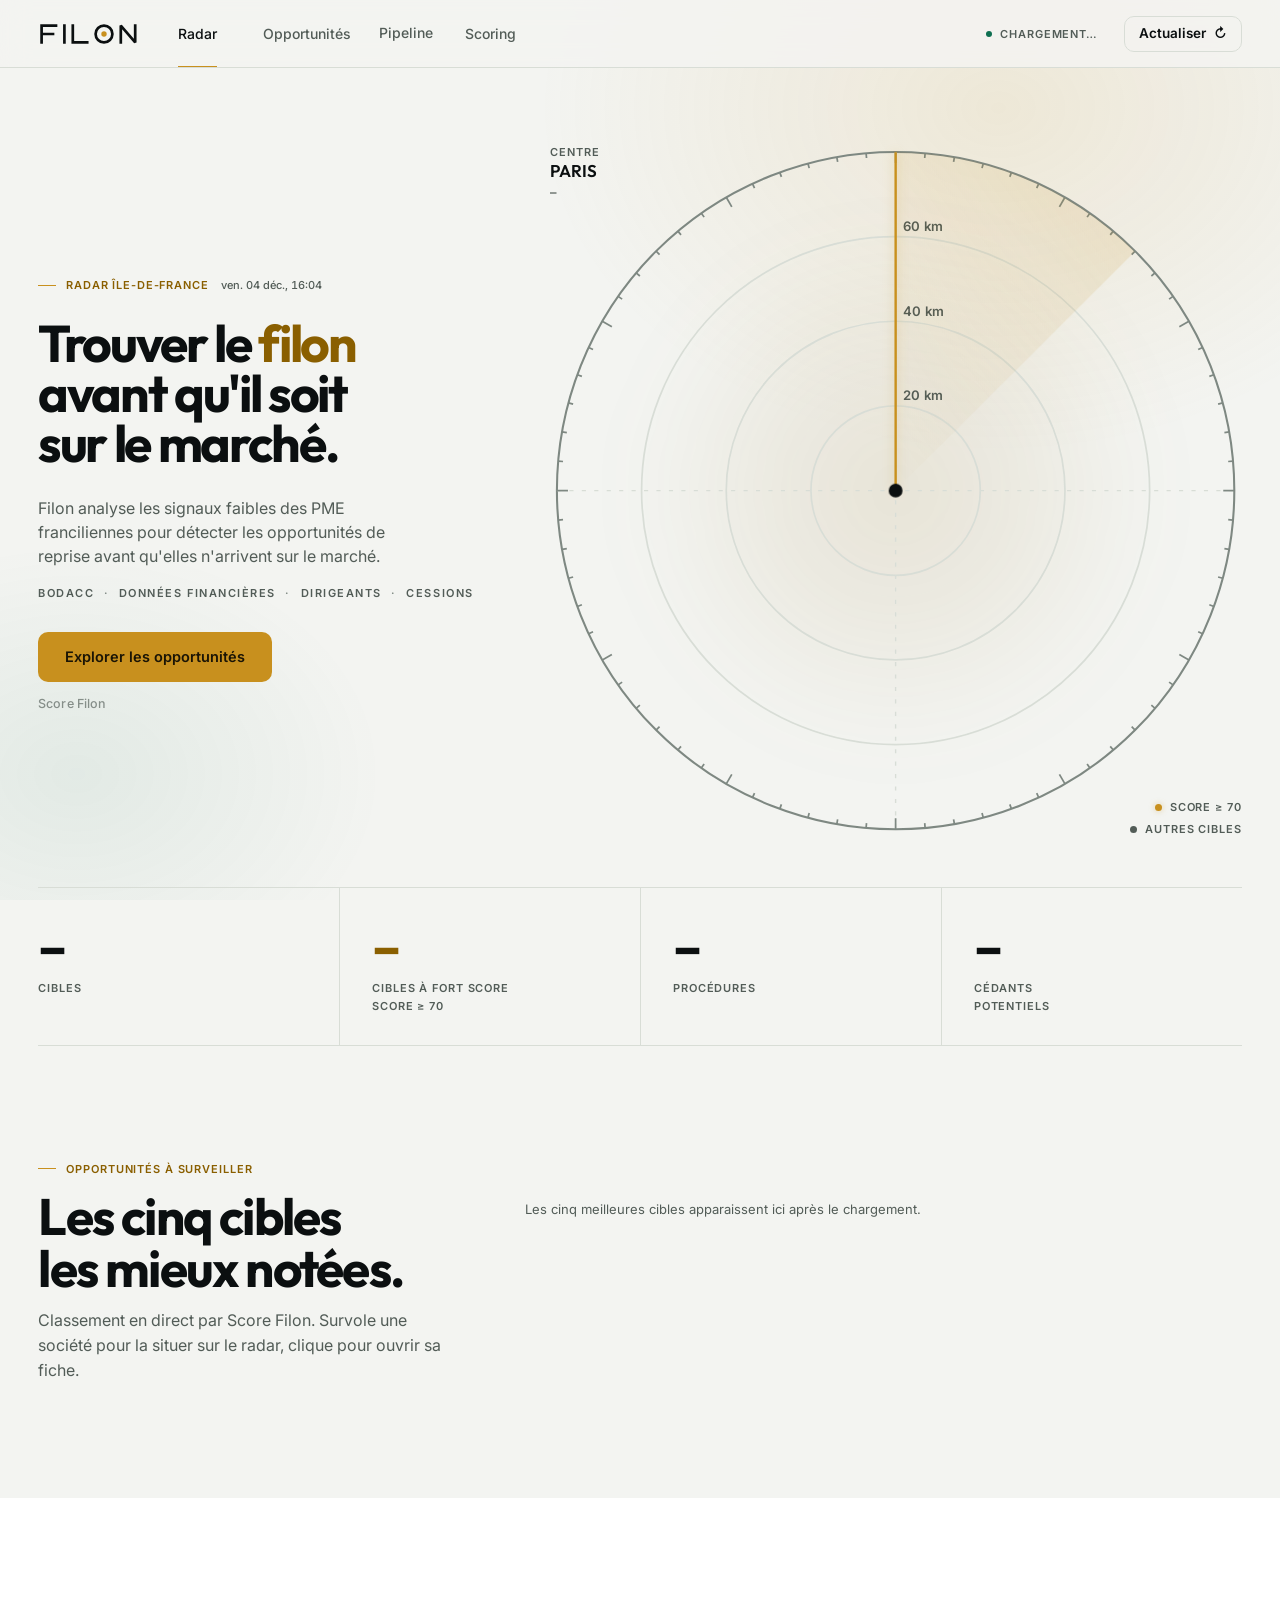
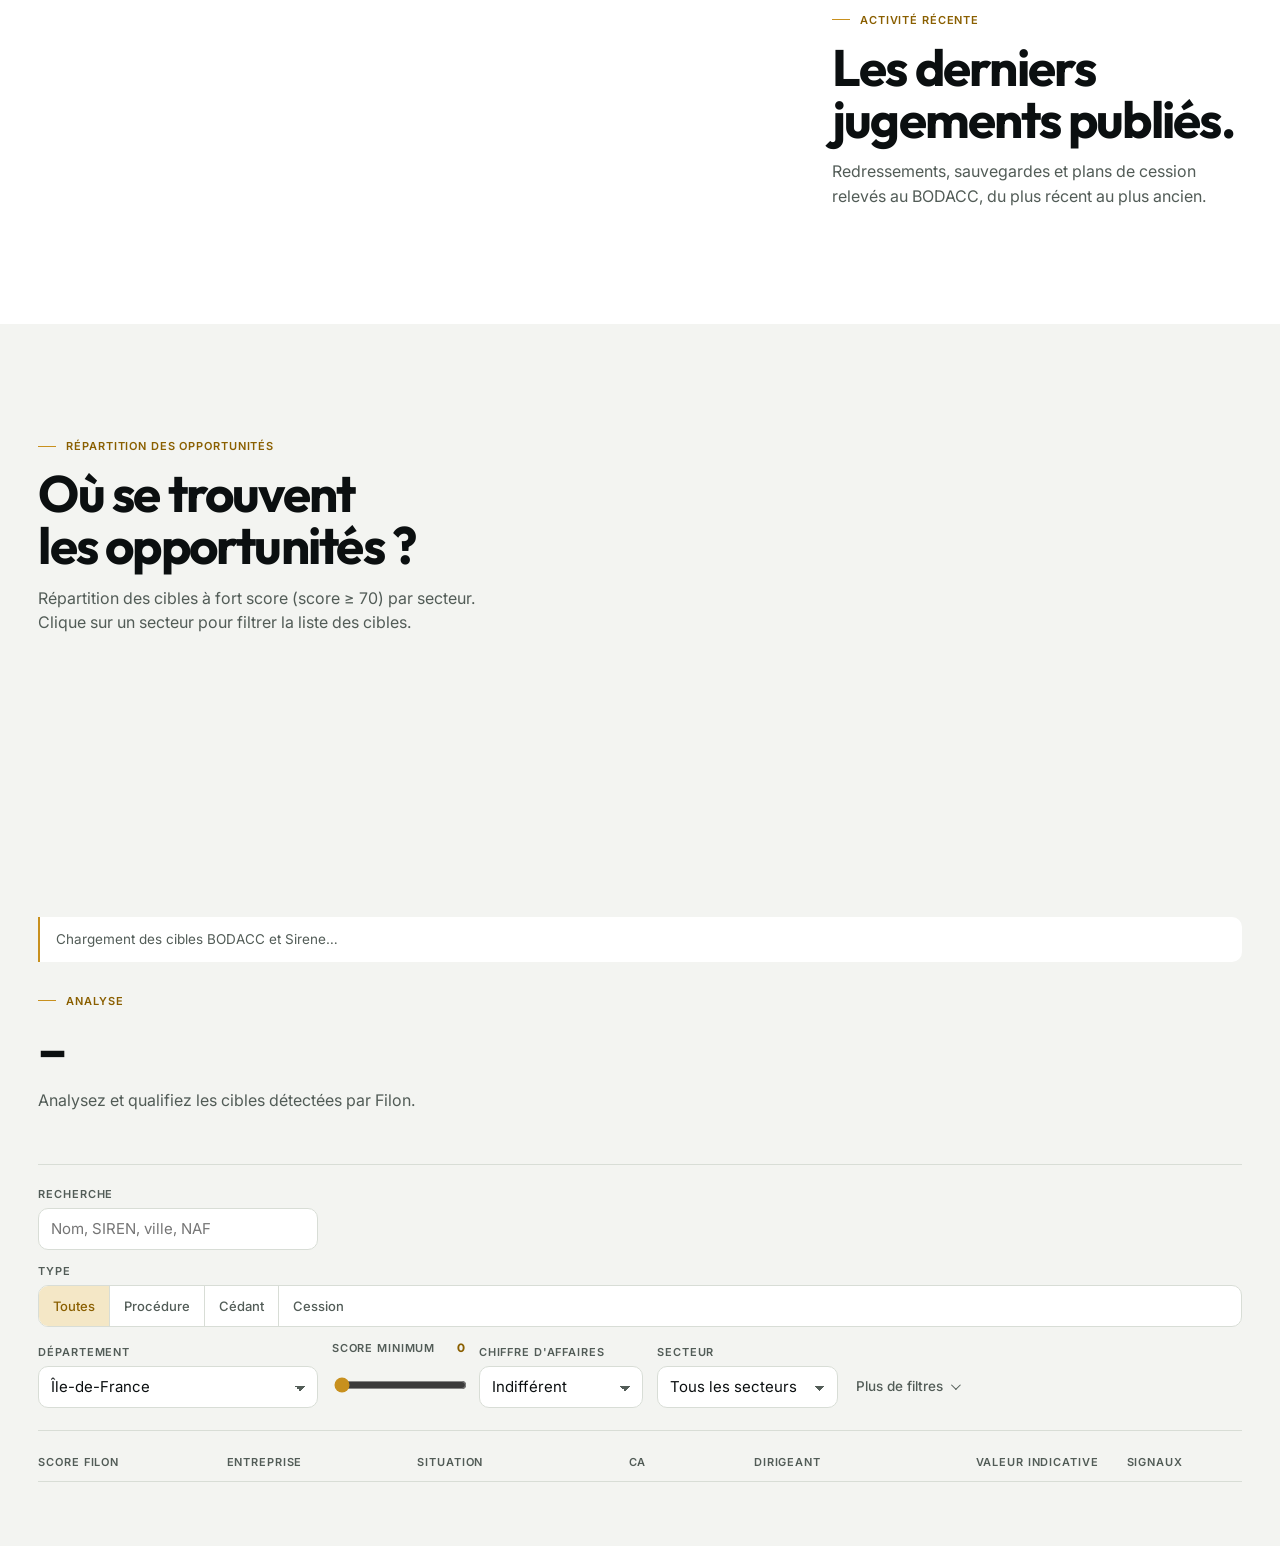
<file: cockpit/index.html>
<!DOCTYPE html>
<html lang="fr">
<head>
<meta charset="utf-8">
<meta name="viewport" content="width=device-width, initial-scale=1">
<title>Filon</title>
<link rel="preconnect" href="https://fonts.googleapis.com">
<link rel="preconnect" href="https://fonts.gstatic.com" crossorigin>
<link rel="stylesheet" href="https://fonts.googleapis.com/css2?family=Outfit:wght@500;600;700&family=Inter:wght@400;500;600&display=swap">
<style>
/* Filon — système de design « Radar ». Nuit est le thème de référence ; Jour en est la traduction. */
:root{
  color-scheme:dark;
  --void:#07090A; --surface-1:#0D1112; --surface-2:#141A1B; --line:#1C2426; --line-strong:#5E6B66;
  --ink:#EDEFEA; --ink-muted:#8A958F;
  --gold:#E8B84A; --gold-fill:#E8B84A; --on-gold:#1A1405; --gold-soft:#2A2210;
  --cession:#4FD1A5; --cession-soft:#0F2A22; --decote:#FF7A59; --decote-soft:#2E1510;
  --focus:var(--gold);
  --glow-gold:0 0 0 1px #E8B84A, 0 0 24px #E8B84A55;
  --grid-dot:#ffffff0d; --scrim:#000000a6; --beam:.14;
  --glass:#0D1112d9; --glass-edge:#ffffff14; --ambient:#E8B84A24; --ambient-2:#4FD1A512; --matrix:#EDEFEA; --bloom:#E8B84A99;
  --font-display:"Outfit","Inter",system-ui,sans-serif;
  --font-sans:"Inter",system-ui,-apple-system,"Segoe UI",sans-serif;
  --font-mono:"Inter",system-ui,-apple-system,"Segoe UI",sans-serif;
  --shadow-float:0 18px 44px -18px rgba(0,0,0,.7);
  --shadow-drawer:-32px 0 96px -24px rgba(0,0,0,.75);
  --space-1:4px; --space-2:8px; --space-3:12px; --space-4:16px; --space-6:24px; --space-8:32px; --space-12:48px; --space-16:64px;
  --sect:clamp(80px,9vw,136px); --group:clamp(32px,4vw,56px);
  --r-ctl:10px; --r-panel:24px; --r-pill:999px;
  --gutter:clamp(16px,3vw,40px); --wrap:1320px;
  --ease:cubic-bezier(.22,1,.36,1);
  --ui:180ms cubic-bezier(.22,1,.36,1);
  --t-hero:clamp(52px,5.8vw,84px); --t-major:clamp(36px,4vw,56px); --t-h2:clamp(24px,2.2vw,32px); --t-metric:clamp(42px,4vw,56px);
}
@media (prefers-color-scheme:light){:root:not([data-theme="dark"]){
  color-scheme:light;
  --void:#F3F4F1; --surface-1:#FFFFFF; --surface-2:#E9ECE7; --line:#D8DDD6; --line-strong:#7E8882;
  --ink:#0B0F10; --ink-muted:#525C57;
  --gold:#8A5F00; --gold-fill:#C8901E; --on-gold:#1A1405; --gold-soft:#F4E7C6;
  --cession:#0E6F50; --cession-soft:#DCEFE7; --decote:#B03A1C; --decote-soft:#F6DDD4;
  --glow-gold:0 0 0 1px #C8901E, 0 0 16px #C8901E33;
  --grid-dot:#0000000f; --scrim:#0b0f1066; --beam:.16; --shadow-float:0 18px 44px -22px rgba(20,25,20,.3); --shadow-drawer:-32px 0 96px -32px rgba(20,25,20,.35);
  --glass:#FFFFFFe0; --glass-edge:#FFFFFF; --ambient:#C8901E1f; --ambient-2:#0E6F5012; --matrix:#0B0F10; --bloom:#C8901E66;
}}
:root[data-theme="light"]{
  color-scheme:light;
  --void:#F3F4F1; --surface-1:#FFFFFF; --surface-2:#E9ECE7; --line:#D8DDD6; --line-strong:#7E8882;
  --ink:#0B0F10; --ink-muted:#525C57;
  --gold:#8A5F00; --gold-fill:#C8901E; --on-gold:#1A1405; --gold-soft:#F4E7C6;
  --cession:#0E6F50; --cession-soft:#DCEFE7; --decote:#B03A1C; --decote-soft:#F6DDD4;
  --glow-gold:0 0 0 1px #C8901E, 0 0 16px #C8901E33;
  --grid-dot:#0000000f; --scrim:#0b0f1066; --beam:.16; --shadow-float:0 18px 44px -22px rgba(20,25,20,.3); --shadow-drawer:-32px 0 96px -32px rgba(20,25,20,.35);
  --glass:#FFFFFFe0; --glass-edge:#FFFFFF; --ambient:#C8901E1f; --ambient-2:#0E6F5012; --matrix:#0B0F10; --bloom:#C8901E66;
}

*{box-sizing:border-box}
html{overflow-x:clip;scroll-behavior:smooth;scroll-padding-top:88px}
body{
  margin:0; background:var(--void); color:var(--ink); font:15px/1.55 var(--font-sans);
  -webkit-font-smoothing:antialiased;
  padding-inline:var(--gutter); padding-block:0 var(--space-16);
  position:relative; isolation:isolate;
}
/* Lumière ambiante : un halo or derrière le radar, un reflet vert d'eau en contrepoint. */
body::before{content:"";position:fixed;inset:0;z-index:-1;pointer-events:none;
  background:radial-gradient(60vmax 45vmax at 78% 12%, var(--ambient), transparent 60%),
             radial-gradient(40vmax 30vmax at 6% 86%, var(--ambient-2), transparent 60%)}
.wrap{max-width:var(--wrap);margin:0 auto}
button,select,input,textarea{font:inherit;color:inherit}
:focus-visible{outline:2px solid var(--focus);outline-offset:2px}
[hidden]{display:none!important}
.mono{font-family:var(--font-mono);font-variant-numeric:tabular-nums;font-weight:500}
.label{font:600 11px/14px var(--font-sans);letter-spacing:.08em;text-transform:uppercase;color:var(--ink-muted)}
.sub{color:var(--ink-muted);font-size:13px}
.kicker{display:inline-flex;align-items:center;gap:10px;color:var(--gold)}
.kicker::before{content:"";width:18px;height:1px;background:var(--gold-fill)}

/* Sections pleine largeur (bandeaux de surface) */
.bleed{margin-inline:calc(50% - 50vw);padding-inline:calc(50vw - 50%)}
.sect{padding-block:var(--sect)}
.sect-head{display:grid;gap:14px;max-width:640px}
.sect-head h2{margin:0;font:700 var(--t-major)/1.02 var(--font-display);letter-spacing:-.035em;text-wrap:balance}
.sect-head p{margin:0;color:var(--ink-muted);font-size:16px;line-height:1.55;max-width:48ch}
.split{display:grid;grid-template-columns:minmax(0,4fr) minmax(0,7fr);gap:clamp(32px,6vw,96px);align-items:start}
.split > .sect-head{position:sticky;top:104px}

/* Apparition discrète : héro, chiffres, titres, classement. Le radar garde son balayage. */
.rv{opacity:0;transform:translateY(10px);transition:opacity .45s var(--ease),transform .45s var(--ease)}
.rv.in{opacity:1;transform:none}

/* ---------- Barre supérieure : marque, navigation, état ---------- */
.topbar{position:sticky;top:0;z-index:20;margin-inline:calc(-1*var(--gutter));padding-inline:var(--gutter);
  background:color-mix(in srgb,var(--void) 84%,transparent);backdrop-filter:blur(14px);-webkit-backdrop-filter:blur(14px);border-bottom:1px solid var(--line)}
.topbar .in{max-width:var(--wrap);margin:0 auto;display:flex;align-items:center;gap:clamp(20px,3vw,48px);min-height:66px}
.brand a{display:flex;color:inherit;text-decoration:none}
.brand svg{display:block;height:24px;width:auto}
.brand .wm{stroke:var(--ink)} .brand .gem{fill:var(--gold-fill)}
nav.main-nav{display:flex;align-items:center;gap:clamp(18px,2.2vw,32px);flex:1;min-width:0;overflow-x:auto;scrollbar-width:none}
nav.main-nav::-webkit-scrollbar{display:none}
nav.main-nav > a,nav.main-nav > button{position:relative;flex:none;background:none;border:0;padding:23px 0;cursor:pointer;color:var(--ink-muted);font:500 14px/20px var(--font-sans);text-decoration:none;transition:color var(--ui);white-space:nowrap}
nav.main-nav > a{margin-right:clamp(8px,1.4vw,20px)}
nav.main-nav > a::after,nav.main-nav > button::after{content:"";position:absolute;left:0;right:0;bottom:-1px;height:2px;background:var(--gold-fill);transform:scaleX(0);transform-origin:left;transition:transform .35s var(--ease)}
nav.main-nav > a:hover,nav.main-nav > button:hover{color:var(--ink)}
nav.main-nav > a[aria-current="true"],nav.main-nav > button[aria-current="true"]{color:var(--ink)}
nav.main-nav > a[aria-current="true"]::after,nav.main-nav > button[aria-current="true"]::after{transform:scaleX(1)}
nav.main-nav[data-at="radar"] > button[aria-current="true"]{color:var(--ink-muted)}
nav.main-nav[data-at="radar"] > button[aria-current="true"]::after{transform:scaleX(0)}
nav.main-nav .mono{color:var(--gold);margin-left:4px;font-size:12px}
.topbar .side{display:flex;align-items:center;gap:clamp(12px,2vw,28px);margin-left:auto;flex:none}
.live{display:flex;align-items:center;gap:var(--space-2);white-space:nowrap}
.live i{width:6px;height:6px;border-radius:50%;background:var(--cession);box-shadow:0 0 0 0 var(--cession);animation:pulse 2.4s ease-out infinite}
.live.off i{background:var(--ink-muted);box-shadow:none;animation:none}
@keyframes pulse{0%{box-shadow:0 0 0 0 color-mix(in srgb,var(--cession) 60%,transparent)}70%,100%{box-shadow:0 0 0 8px transparent}}
.btn{display:inline-flex;align-items:center;justify-content:center;gap:8px;border:1px solid var(--line-strong);background:transparent;height:42px;padding:0 20px;border-radius:var(--r-ctl);cursor:pointer;font:600 13.5px/1 var(--font-sans);text-decoration:none;color:inherit;transition:border-color var(--ui),color var(--ui),box-shadow var(--ui),transform var(--ui)}
.btn:hover{border-color:var(--gold);color:var(--gold)}
.btn.primary{background:var(--gold-fill);border-color:transparent;color:var(--on-gold);height:50px;padding:0 26px;font-size:14.5px}
.btn.primary:hover{box-shadow:var(--glow-gold);color:var(--on-gold);transform:translateY(-1px)}
.btn.ghost{height:36px;padding:0 14px;border-color:var(--line)}
.btn:disabled{opacity:.45;cursor:default;box-shadow:none;transform:none}
.link{background:none;border:0;padding:0;cursor:pointer;color:var(--ink-muted);font:500 14px/1 var(--font-sans);text-decoration:none;transition:color var(--ui)}
.link:hover{color:var(--gold)}

/* ---------- Héro : éditorial à gauche, radar à droite ---------- */
.hero{display:grid;grid-template-columns:minmax(0,4fr) minmax(0,6fr);gap:clamp(24px,4vw,72px);align-items:center;padding-block:clamp(40px,6vw,88px) clamp(24px,4vw,56px)}
.hero-copy{max-width:580px;container-type:inline-size}
.eyebrow{display:flex;align-items:center;gap:12px;flex-wrap:wrap}
.eyebrow .clock{color:var(--ink-muted);letter-spacing:0;text-transform:none;font-weight:500}
.hero h1{margin:26px 0 0;font:700 clamp(42px,11.2cqi,84px)/.97 var(--font-display);letter-spacing:-.045em}
.hero h1 em{font-style:normal;color:var(--gold)}
.hero .lead{margin:28px 0 0;font-size:clamp(16px,1.25vw,18px);line-height:1.5;color:var(--ink-muted);max-width:36ch}
.hero .sources{margin:18px 0 0;color:var(--ink-muted);letter-spacing:.14em}
.hero .sources span{margin:0 .45em;color:var(--line-strong)}
.hero .actions{display:flex;margin-top:32px}
.hero .score-link{display:inline-block;margin-top:16px;font-size:12.5px;letter-spacing:.01em;color:var(--ink-muted);opacity:.65}
.hero .score-link:hover{opacity:1;color:var(--ink-muted)}

/* Scène, pas une carte : aucun fond, aucun bord, aucun rayon, aucune ombre. */
.radar-stage{position:relative;isolation:isolate;display:grid;place-items:center;min-height:640px;margin-right:calc(-1*min(80px,max(0px,(100vw - var(--wrap))/2 - 6px)));background:none;border:0;border-radius:0;box-shadow:none}
.radar-stage::before{content:"";position:absolute;inset:12% 5%;z-index:-1;background:radial-gradient(circle,color-mix(in srgb,var(--gold) 12%,transparent),transparent 65%);filter:blur(40px);pointer-events:none}
.radar-wrap{position:relative;z-index:1;aspect-ratio:1;width:100%;max-width:820px;margin-left:auto}
.radar{position:absolute;inset:0;width:100%;height:100%;overflow:visible}
.matrix circle{fill:var(--matrix)}
.ring{fill:none;stroke:var(--line);stroke-width:.25}
.ring.outer{stroke:var(--line-strong);stroke-width:.3}
.axis{stroke:var(--line);stroke-width:.2;stroke-dasharray:.6 1.2}
.tick{stroke:var(--line-strong);stroke-width:.25}
.dept{font:600 1.9px var(--font-sans);fill:var(--ink-muted);letter-spacing:.05px}
.beam{fill:url(#beamGrad)}
.edge{stroke:var(--gold-fill);stroke-width:.35;filter:drop-shadow(0 0 .8px var(--bloom))}
.sweep{transform-origin:50px 50px;transform-box:view-box}
.sweep.run{animation:sweep 1.6s cubic-bezier(.45,.05,.3,1) 1 both}
@keyframes sweep{from{transform:rotate(0)}to{transform:rotate(360deg)}}
.core{fill:var(--ink)}
.dot{fill:var(--ink-muted);opacity:.6;cursor:pointer;transition:opacity var(--ui)}
.dot.hot{fill:var(--gold-fill);opacity:1;filter:drop-shadow(0 0 1.2px var(--bloom))}
.dot.pend{opacity:0}
.dot.lit{animation:ping .9s ease-out 1 both}
.dot:hover,.dot.sel,.dot.peek{opacity:1}
.dot.sel{stroke:var(--gold-fill);stroke-width:.7;paint-order:stroke}
.dot.peek{stroke:var(--gold-fill);stroke-width:1.1;paint-order:stroke;filter:drop-shadow(0 0 2px var(--bloom))}
.halo{fill:none;stroke:var(--gold-fill);stroke-width:.25;opacity:0}
.halo.on{animation:halo 1.8s ease-out infinite}
@keyframes ping{0%{opacity:0}}
@keyframes halo{0%{r:1.6;opacity:.9}100%{r:5;opacity:0}}
.leader{stroke:var(--gold-fill);stroke-width:.2;opacity:.8}
/* Annotations des trois meilleures pépites : des notes de deal, pas des pastilles */
.callout{position:absolute;transform:translate(-50%,-50%);display:block;width:max-content;max-width:min(280px,46%);text-align:left;cursor:pointer;color:var(--ink);
  padding:10px 16px 10px 14px;border-radius:12px;background:var(--glass);backdrop-filter:blur(10px);-webkit-backdrop-filter:blur(10px);border:1px solid var(--glass-edge);box-shadow:var(--shadow-float);font:500 12px/1.3 var(--font-sans);opacity:0;transition:border-color var(--ui),transform var(--ui)}
.callout::before{content:"";position:absolute;left:-1px;top:10px;bottom:10px;width:2px;border-radius:2px;background:var(--gold-fill)}
.callout.show{opacity:1;transition:opacity .5s .2s var(--ease),border-color var(--ui)}
.callout:hover{border-color:var(--gold-fill)}
.callout .in{display:grid;grid-template-columns:58px minmax(0,max-content);column-gap:12px;align-items:center}
.callout .mark{grid-column:1;grid-row:1;width:58px}
.callout .mark span{white-space:normal;line-height:1.15;letter-spacing:.08em}
.callout .txt{grid-column:2;min-width:0;display:grid;gap:2px}
.callout .c-nm,.callout .c-meta,.callout .c-val{min-width:0}
.callout .c-nm{font:600 13px/1.2 var(--font-display);letter-spacing:-.01em;overflow:hidden;text-overflow:ellipsis;white-space:nowrap}
.callout .c-meta{color:var(--ink-muted);font-size:11.5px;overflow:hidden;text-overflow:ellipsis;white-space:nowrap}
.callout .c-val{font-variant-numeric:tabular-nums;font-size:11.5px;white-space:nowrap}
.radar-read{position:absolute;left:0;top:0;display:grid;gap:3px}
.radar-read b{font:600 17px/1 var(--font-display);letter-spacing:-.01em}
.radar-legend{position:absolute;right:0;bottom:0;display:grid;gap:8px;justify-items:end}
.radar-legend span{display:flex;align-items:center;gap:8px}
.radar-legend i{width:7px;height:7px;border-radius:50%;background:var(--ink-muted)}
.radar-legend i.g{background:var(--gold-fill);box-shadow:0 0 6px var(--bloom)}

/* ---------- Chiffres clés : une ligne typographique, pas quatre cartes ---------- */
.metrics{display:grid;grid-template-columns:repeat(4,minmax(0,1fr));border-top:1px solid var(--line);border-bottom:1px solid var(--line);background:none}
.metric{display:grid;gap:10px;align-content:start;justify-items:start;padding:32px 0;background:none;border-radius:0}
.metric + .metric{border-left:1px solid var(--line);padding-left:32px}
.metric b{display:block;font:700 clamp(36px,4vw,56px)/1 var(--font-display);letter-spacing:-.04em;font-variant-numeric:tabular-nums}
.metric.gold b{color:var(--gold)}
.metric .label + .label{margin-top:-6px}

/* ---------- Opportunités à surveiller : classement éditorial ---------- */
.rank{display:grid}
.t5{display:grid;grid-template-columns:44px minmax(0,1fr) auto minmax(96px,112px);gap:clamp(16px,2vw,32px);align-items:center;padding:22px 0;width:100%;background:none;border:0;border-top:1px solid var(--line);text-align:left;color:inherit;cursor:pointer;text-decoration:none;transition:background var(--ui)}
.t5:last-child{border-bottom:1px solid var(--line)}
.t5 .rk{font:600 13px/1 var(--font-display);color:var(--ink-muted);letter-spacing:.06em;transition:color var(--ui),transform .35s var(--ease)}
.t5 .nm{display:block;font:600 clamp(18px,1.6vw,22px)/1.2 var(--font-display);letter-spacing:-.015em;transition:color var(--ui);overflow-wrap:anywhere}
.t5 .sub{display:block;margin-top:5px}
.t5 .st{display:flex;gap:6px;flex-wrap:wrap;justify-content:flex-end}
/* Marque Pépite : le chiffre Outfit, le mot en micro capitales. La taille change, pas la forme. */
.mark{display:grid;justify-items:start;gap:4px;line-height:1;font-size:18px}
.mark b{font:700 1em/.9 var(--font-display);letter-spacing:-.05em;font-variant-numeric:tabular-nums;color:var(--ink)}
.mark span{font:600 10px/1 var(--font-sans);letter-spacing:.12em;text-transform:uppercase;color:var(--ink-muted);white-space:nowrap}
.mark.hot b{color:var(--gold)}
.mark.radar{font-size:28px}
.mark.table{font-size:18px}
.mark.rank{font-size:clamp(32px,3vw,40px);justify-items:end}
.mark.pipe{font-size:40px}
.mark.fiche{font-size:100px;gap:8px}
.mark.fiche span{font-size:12px;letter-spacing:.16em}
.t5:hover{background:linear-gradient(90deg,color-mix(in srgb,var(--gold) 7%,transparent),transparent 70%)}
.t5:hover .nm,.t5:hover .rk{color:var(--gold)}
.t5:hover .rk{transform:translateX(4px)}
.rank .sub:only-child{padding:24px 0}

/* ---------- Activité récente : fil d'intelligence ---------- */
.band{background:var(--surface-1)}
.band .split{grid-template-columns:minmax(0,7fr) minmax(0,4fr)}
.band .split > .sect-head{order:2}
.feed{display:grid;min-width:0}
.fx{position:relative;display:grid;grid-template-columns:76px 18px minmax(0,1fr) auto;gap:0 20px;align-items:center;padding:18px 0;background:none;border:0;text-align:left;color:inherit;cursor:pointer;width:100%;min-width:0}
.fx::before{content:"";position:absolute;left:104.5px;top:0;bottom:0;width:1px;background:var(--line)}
.fx:first-child::before{top:50%} .fx:last-child::before{bottom:50%}
.fx time{font-size:13px;color:var(--ink-muted);font-variant-numeric:tabular-nums}
.fx .tl{position:relative;z-index:1;width:9px;height:9px;border-radius:50%;justify-self:center;background:var(--decote);box-shadow:0 0 0 4px var(--surface-1)}
.fx .tl.sauvegarde,.fx .tl.plan_cession{background:var(--gold-fill)}
.fx .nm{display:block;font:600 16px/1.25 var(--font-display);letter-spacing:-.01em;overflow:hidden;text-overflow:ellipsis;white-space:nowrap;transition:color var(--ui)}
.fx .sub{display:block;margin-top:3px}
.fx .sg{display:flex;align-items:center;gap:14px;min-width:0;flex-wrap:wrap}
.fx .sc{font:700 20px/1 var(--font-display);letter-spacing:-.03em;color:var(--ink-muted);font-variant-numeric:tabular-nums;min-width:28px;text-align:right}
.fx .sc.hot{color:var(--gold)}
.fx:hover .nm{color:var(--gold)}
.feed > .sub{padding:12px 0}

/* ---------- Répartition par secteur : grandes barres ---------- */
.bars{display:grid;gap:22px;margin-top:var(--group)}
.bar{display:grid;grid-template-columns:minmax(120px,220px) minmax(0,1fr) 72px;gap:clamp(16px,2.5vw,40px);align-items:center;background:none;border:0;padding:0;text-align:left;cursor:pointer;color:inherit;font:500 15px/1.3 var(--font-sans)}
.bar > span:first-child{transition:color var(--ui)}
.bar .tr{height:14px;background:var(--surface-2);border-radius:3px;overflow:hidden}
.bar .tr i{display:block;height:100%;background:var(--line-strong);opacity:.75;border-radius:3px;transform-origin:left;animation:grow 1s var(--ease) both;transition:background var(--ui),opacity var(--ui)}
.bar.top .tr i{background:var(--gold-fill);opacity:1;box-shadow:0 0 18px var(--bloom)}
.bar .mono{font:700 24px/1 var(--font-display);letter-spacing:-.035em;text-align:right;color:var(--ink-muted)}
.bar.top .mono{color:var(--gold)}
.bar:hover > span:first-child{color:var(--gold)} .bar:hover .tr i{opacity:1}
@keyframes grow{from{transform:scaleX(0)}}

/* ---------- Cadran de score ---------- */
.dial{position:relative;display:inline-grid;place-items:center;flex:none}
.dial svg{position:absolute;inset:0}
.dial .trk{fill:none;stroke:var(--line);stroke-width:4}
.dial .arc{fill:none;stroke:var(--ink-muted);stroke-width:4;transition:stroke-dashoffset .9s var(--ease)}
.dial.hot .arc{stroke:var(--gold-fill)}
.dial .tk{stroke:var(--line-strong);stroke-width:.8}
.dial span{font-family:var(--font-display);font-weight:700;font-variant-numeric:tabular-nums;letter-spacing:-.03em;line-height:1}
.dial.hot span{color:var(--gold)}

/* ---------- Panneaux : cibles, pipeline, scoring ---------- */
.panels{padding-top:var(--sect)}
.status{padding:12px 16px;border-left:2px solid var(--gold-fill);border-radius:0 var(--r-ctl) var(--r-ctl) 0;background:var(--surface-1);margin-bottom:var(--space-8);font-size:13.5px;color:var(--ink-muted)}
.status.err{border-left-color:var(--decote);color:var(--ink)}
.panel-head{display:flex;justify-content:space-between;align-items:flex-end;gap:var(--space-8);flex-wrap:wrap}
.panel-head .sect-head{max-width:720px}
.panel-head .count{font:500 15px/1.4 var(--font-sans);color:var(--ink-muted);font-variant-numeric:tabular-nums;padding-bottom:6px;max-width:320px;text-align:right}

/* Barre de filtres horizontale */
.toolbar{display:grid;grid-template-columns:minmax(220px,1.7fr) auto minmax(150px,1fr) minmax(170px,1.1fr) minmax(150px,1fr) minmax(190px,1.2fr) auto;gap:14px;align-items:end;padding:22px 0;margin-top:var(--group);border-top:1px solid var(--line);border-bottom:1px solid var(--line)}
.f{display:grid;gap:7px;min-width:0}
.f > .label{display:flex;justify-content:space-between;gap:8px}
.f input,.f select{width:100%;height:42px;padding:0 12px;border:1px solid var(--line);border-radius:var(--r-ctl);background:var(--surface-1);transition:border-color var(--ui)}
.f select{appearance:none;-webkit-appearance:none;padding-right:32px;background-image:linear-gradient(45deg,transparent 50%,var(--ink-muted) 50%),linear-gradient(-45deg,transparent 50%,var(--ink-muted) 50%);background-position:calc(100% - 17px) 19px,calc(100% - 12px) 19px;background-size:5px 5px;background-repeat:no-repeat}
.f input:hover,.f select:hover{border-color:var(--line-strong)}
.f input:focus,.f select:focus{border-color:var(--gold)}
.f output{font:700 12px/14px var(--font-display);color:var(--gold);letter-spacing:0;text-transform:none}
.f input[type=range]{padding:0;border:0;background:none;accent-color:var(--gold-fill);height:42px}
.seg{display:flex;height:42px;border:1px solid var(--line);border-radius:var(--r-ctl);overflow-x:auto;background:var(--surface-1);max-width:100%}
.seg button{flex:none;border:0;background:transparent;padding:0 14px;cursor:pointer;font-size:13px;font-weight:500;color:var(--ink-muted);transition:color var(--ui),background var(--ui);white-space:nowrap}
.toolbar .f:has(.seg){grid-column:1 / -1;min-width:0}
.seg button + button{border-left:1px solid var(--line)}
.seg button:hover{color:var(--ink)}
.seg button[aria-pressed="true"]{background:var(--gold-soft);color:var(--gold)}
details.more-f{position:relative;align-self:end}
details.more-f summary{list-style:none;cursor:pointer;height:42px;display:inline-flex;align-items:center;gap:8px;padding:0 4px;color:var(--ink-muted);font:500 13.5px/1 var(--font-sans);white-space:nowrap;transition:color var(--ui)}
details.more-f summary::-webkit-details-marker{display:none}
details.more-f summary::after{content:"";width:6px;height:6px;border-right:1.5px solid currentColor;border-bottom:1.5px solid currentColor;transform:rotate(45deg) translateY(-2px);transition:transform var(--ui)}
details.more-f[open] summary::after{transform:rotate(-135deg) translateY(-2px)}
details.more-f summary:hover,details.more-f[open] summary{color:var(--ink)}
details.more-f .pop{position:absolute;right:0;top:calc(100% + 10px);z-index:8;min-width:260px;padding:18px;background:var(--surface-1);border:1px solid var(--line);border-radius:14px;box-shadow:var(--shadow-float);animation:rise .3s var(--ease)}
@keyframes rise{from{opacity:0;transform:translateY(8px)}}

/* Tableau : hiérarchie par la typographie, pas par un cadre */
.tablewrap{overflow-x:auto;margin-top:6px}
table{width:100%;border-collapse:collapse;min-width:920px}
th{padding:18px 14px 12px;border-bottom:1px solid var(--line);text-align:left;white-space:nowrap;cursor:pointer;user-select:none;transition:color var(--ui)}
th.num,td.num{text-align:right}
th[data-sort]:hover{color:var(--ink)}
td{padding:16px 14px;border-bottom:1px solid var(--line);vertical-align:middle;font-size:13.5px}
th:first-child,td:first-child{padding-left:0} th:last-child,td:last-child{padding-right:0}
tr.row{cursor:pointer;transition:background var(--ui)}
tr.row:hover td{background:var(--surface-1)}
tr.row:hover .nm{color:var(--gold)}
.nm{font:600 15px/1.3 var(--font-display);letter-spacing:-.01em;transition:color var(--ui);overflow-wrap:anywhere}
td .sub{margin-top:3px;font-size:12.5px}
td .fig{font:500 13.5px/18px var(--font-sans);font-variant-numeric:tabular-nums;white-space:nowrap}
.chips{display:flex;flex-wrap:wrap;gap:4px 14px}
.chip{display:inline-flex;align-items:center;gap:7px;white-space:nowrap;font:500 12.5px/1.2 var(--font-sans);color:var(--ink-muted)}
.chip::before{content:"";width:5px;height:5px;border-radius:50%;background:currentColor;flex:none}
.chip.cession{color:var(--cession)}
.chip.decote{color:var(--decote)}
.chip.valeur{color:var(--gold)}
.tag{display:inline-block;font:600 11px/1 var(--font-sans);padding:6px 10px;border-radius:var(--r-pill);background:color-mix(in srgb, currentColor 14%, transparent);white-space:nowrap}
.tag.liquidation,.tag.redressement,.tag.decote{color:var(--decote)}
.tag.pub-cession{color:var(--cession)}
.tag.sauvegarde,.tag.plan_cession,.tag.vente{color:var(--gold)}
.tag.cedant{color:var(--cession)}
.tag.veille{color:var(--ink-muted);background:none;padding-inline:0}
.tag.stage{color:var(--ink);background:var(--surface-2)}
.more{padding:var(--space-4);text-align:center}

/* ---------- Fiche : tiroir latéral ---------- */
dialog.fiche{border:0;border-left:1px solid var(--line);border-radius:0;padding:0;margin:0 0 0 auto;height:100%;max-height:100%;width:min(740px,100%);background:var(--surface-1);color:var(--ink);box-shadow:var(--shadow-drawer)}
dialog.fiche[open]{display:flex;flex-direction:column;animation:slide .42s var(--ease)}
@keyframes slide{from{transform:translateX(32px);opacity:0}to{transform:none;opacity:1}}
dialog.fiche::backdrop{background:var(--scrim);backdrop-filter:blur(3px)}
.fh{position:sticky;top:0;z-index:1;background:var(--surface-1);padding:clamp(24px,4vw,40px) clamp(20px,5vw,48px) 22px;border-bottom:1px solid var(--line);display:flex;gap:var(--space-4);align-items:flex-start;justify-content:space-between}
.fh h2{margin:10px 0 6px;font:700 clamp(26px,3.2vw,36px)/1.05 var(--font-display);letter-spacing:-.03em;text-wrap:balance}
.fh .sub{font-size:14px}
.fb{padding:8px clamp(20px,5vw,48px) 72px;display:grid}
.fb .sec{padding-block:30px;border-top:1px solid var(--line)}
.fb .sec:first-child{border-top:0;padding-top:26px}
.fb .sec h3.label{margin:0 0 18px}
.scorehead{display:grid;grid-template-columns:auto minmax(0,1fr);gap:clamp(28px,5vw,64px);align-items:center}
.scorehead .axes{border-left:1px solid var(--line);padding-left:28px}
.axes{display:grid;gap:14px}
.axis{display:grid;grid-template-columns:1fr 34px;gap:6px 10px;align-items:center;font-size:14px}
.track{grid-column:1/-1;height:3px;background:var(--line);border-radius:2px;overflow:hidden}
.track i{display:block;height:100%;background:var(--gold-fill)}
.fb .chips{gap:8px}
.fb .chip{padding:7px 12px;border-radius:var(--r-pill);background:color-mix(in srgb,currentColor 12%,transparent);color:var(--ink)}
.fb .chip.cession{color:var(--cession)} .fb .chip.decote{color:var(--decote)} .fb .chip.valeur{color:var(--gold)}
.kv{display:grid;grid-template-columns:repeat(auto-fill,minmax(150px,1fr));gap:22px 32px;font-size:14.5px}
.kv div{display:grid;gap:4px}
.mini{width:100%;border-collapse:collapse;min-width:0}
.mini td,.mini th{padding:10px 0;font-size:13.5px;cursor:default;border-bottom:1px solid var(--line)}
.mini td + td,.mini th + th{padding-left:var(--space-3)}
.val{display:grid;grid-template-columns:repeat(auto-fit,minmax(150px,1fr));gap:24px 32px}
.val div{display:grid;gap:6px}
.val div b{font:700 20px/1.15 var(--font-display);font-variant-numeric:tabular-nums;letter-spacing:-.02em}
.val div.main{grid-column:1/-1}
.val div.main b{font-size:clamp(30px,4vw,42px);color:var(--gold);letter-spacing:-.035em}
.ev{border-left:1px solid var(--line-strong);padding:0 0 var(--space-4) var(--space-4);position:relative;font-size:14px}
.ev::before{content:"";position:absolute;left:-3.5px;top:7px;width:6px;height:6px;border-radius:50%;background:var(--decote)}
.ev a{color:var(--gold)}
.deal{display:grid;gap:var(--space-3)}
.deal .row2{display:flex;gap:var(--space-2);flex-wrap:wrap}
.deal select,.deal textarea{border:1px solid var(--line);border-radius:var(--r-ctl);background:var(--void);padding:10px 12px}
.deal select{height:42px}
.deal textarea{width:100%;min-height:88px;resize:vertical}
.ai{white-space:pre-wrap;background:var(--void);border:1px solid var(--line);border-radius:var(--r-ctl);padding:var(--space-4);font-size:14px;min-height:44px}
.x{background:none;border:1px solid var(--line);border-radius:var(--r-ctl);width:38px;height:38px;cursor:pointer;font-size:20px;flex:none;color:var(--ink-muted);transition:color var(--ui),border-color var(--ui)}
.x:hover{color:var(--ink);border-color:var(--ink-muted)}

/* ---------- Pipeline : deal flow ---------- */
.pipe-head{max-width:640px}
.funnel{display:flex;align-items:flex-end;gap:4px;overflow-x:auto;margin-top:var(--group);padding-bottom:8px;border-top:1px solid var(--line);padding-top:28px}
.fn{display:grid;gap:10px;min-width:88px;flex:1}
.fn .mono{font:700 clamp(32px,3.2vw,48px)/1 var(--font-display);letter-spacing:-.045em;color:var(--ink)}
.fn span{font:600 11px/1.3 var(--font-sans);letter-spacing:.08em;text-transform:uppercase;color:var(--ink-muted);white-space:nowrap}
.funnel .arr{flex:none;align-self:center;color:var(--line-strong);padding:0 2px 22px;font-size:16px}
.funnel > p{flex:1 0 100%;margin:8px 0 0}
.board{display:grid;grid-auto-flow:column;grid-auto-columns:minmax(236px,1fr);overflow-x:auto;margin-top:var(--group);border-top:1px solid var(--line);padding-bottom:var(--space-4)}
.col{padding:22px 14px 32px;display:grid;gap:10px;align-content:start;min-height:340px;border-left:1px solid var(--line)}
.col:first-child{border-left:0;padding-left:0} .col:last-child{padding-right:0}
.col h3{margin:0 0 10px;display:flex;justify-content:space-between;align-items:baseline}
.col h3 .mono{color:var(--ink);font:600 13px/1 var(--font-display)}
.card{background:var(--surface-1);border:1px solid transparent;border-radius:12px;padding:18px 18px 14px;display:grid;gap:6px;transition:border-color var(--ui),transform .35s var(--ease)}
.card:hover{border-color:var(--line);transform:translateY(-2px)}
.card .nm{cursor:pointer;font-size:18px;letter-spacing:-.02em;margin-top:10px;overflow-wrap:anywhere}
.card .nm:hover{color:var(--gold)}
.card .px{font:600 15px/1.3 var(--font-display);letter-spacing:-.02em;font-variant-numeric:tabular-nums;margin-top:8px}
.card .nx{display:grid;grid-template-columns:minmax(0,1fr) auto;gap:4px 12px;align-items:center;font-size:13.5px;color:var(--ink);padding-top:12px;margin-top:8px;border-top:1px solid var(--line)}
.card .nx .label{grid-column:1/-1;margin:0}
.card .define{grid-column:1;justify-self:start;background:none;border:0;padding:0;cursor:pointer;color:var(--gold);font:500 13.5px/1.4 var(--font-sans);text-align:left}
.card .define:hover{color:var(--ink)}
.card .go,.card .back{border:1px solid var(--line);background:transparent;color:var(--ink-muted);cursor:pointer;transition:color var(--ui),border-color var(--ui)}
.card .go{width:36px;height:36px;border-radius:10px;font-size:16px}
.card .go:hover:not(:disabled),.card .back:hover:not(:disabled){color:var(--gold);border-color:var(--gold)}
.card .back{justify-self:start;margin-top:4px;height:26px;padding:0 8px;border-radius:8px;font-size:12px}
.empty{color:var(--ink-muted);font-size:13px;padding:8px 0}

/* ---------- Scoring et sources ---------- */
.settings{display:grid;grid-template-columns:minmax(0,1fr) minmax(0,1fr);gap:clamp(40px,5vw,80px);margin-top:var(--group)}
.settings h2{margin:0 0 var(--space-6);font:600 var(--t-h2)/1.15 var(--font-display);letter-spacing:-.025em}
.settings .full{grid-column:1/-1}
.w{display:grid;grid-template-columns:1fr 180px 52px;gap:var(--space-4);align-items:center;font-size:14.5px}
.w input{accent-color:var(--gold-fill)}
.w .mono{text-align:right}
.note{font-size:14.5px;line-height:1.6;color:var(--ink-muted)}
.note b{color:var(--ink)}
.note p{margin:0 0 var(--space-4)}
.note.box{background:var(--surface-1);border-radius:14px;padding:var(--space-6)}

/* ---------- Réactivité ---------- */
@media (max-width:1180px){
  .hero{grid-template-columns:minmax(0,45fr) minmax(0,55fr)}
  .radar-stage{margin-right:0;min-height:520px}
  .callout{padding:8px 12px 8px 12px;width:max-content;max-width:min(260px,48%)}
  .callout .in{column-gap:12px}
  .callout .mark.radar{font-size:24px}
  .toolbar{grid-template-columns:minmax(200px,1.5fr) auto repeat(2,minmax(140px,1fr));row-gap:16px}
  .toolbar .f:nth-child(n+5){grid-column:span 1}
}
@media (max-width:1080px){
  .split,.pipe-head,.band .split{grid-template-columns:1fr;gap:var(--group)}
  .split > .sect-head{position:static}
  .band .split > .sect-head{order:0}
  .settings{grid-template-columns:1fr}
}
@media (max-width:900px){
  .hero{grid-template-columns:1fr;padding-top:var(--space-12)}
  .hero-copy{max-width:640px}
  .radar-wrap{max-width:640px;margin-inline:auto}
  .radar-stage{margin-top:var(--space-8);min-height:0}
  .toolbar{grid-template-columns:1fr 1fr}
  .toolbar .f:first-child,.toolbar .f:has(.seg){grid-column:1/-1}
  details.more-f{grid-column:1/-1;justify-self:start}
  details.more-f .pop{left:0;right:auto}
  .t5{grid-template-columns:36px minmax(0,1fr) 76px;gap:16px}
  .mark.rank{font-size:28px}
  .t5 .st{display:none}
  .fx{grid-template-columns:62px 18px minmax(0,1fr)}
  .fx::before{left:90.5px}
  .fx .sg{grid-column:3;justify-content:flex-start;padding-top:8px}
  .bar{grid-template-columns:minmax(100px,150px) minmax(0,1fr) 56px}
}
@media (max-width:760px){
  .scorehead{grid-template-columns:1fr;gap:22px}
  .scorehead .axes{border-left:0;padding-left:0;border-top:1px solid var(--line);padding-top:18px}
  .mark.fiche{font-size:84px}
  .metrics{grid-template-columns:1fr 1fr}
  .metric{padding:28px 0}
  .metric:nth-child(odd){border-left:0;padding-left:0}
  .metric:nth-child(even){padding-left:24px}
  .metric:nth-child(n+3){border-top:1px solid var(--line)}
  .topbar .live span,.topbar #refresh .t{display:none}
  .topbar #refresh{width:36px;padding:0;font-size:16px}
  .topbar .in{gap:14px}
  nav.main-nav{gap:16px;mask-image:linear-gradient(90deg,#000 82%,transparent);-webkit-mask-image:linear-gradient(90deg,#000 82%,transparent);padding-right:24px}
  nav.main-nav > a,nav.main-nav > button{font-size:13px}
  nav.main-nav > a{margin-right:4px}
  .radar-read{gap:1px} .radar-read .sub{font-size:11px} .radar-read b{font-size:13px}
  .radar-legend{gap:4px;font-size:10px}
  .callout .c-meta,.callout .c-val{display:none}
  .callout{padding:8px 12px 8px 10px;width:max-content;max-width:min(200px,72%)}
  .callout .in{grid-template-columns:52px minmax(0,max-content);column-gap:8px}
  .callout .mark{grid-row:1;width:52px}
  .callout .mark.radar{font-size:22px}
  .radar-read b{font-size:14px}
  .w{grid-template-columns:1fr 60px}
  .w input{grid-column:1/-1;order:3}
  .bar{grid-template-columns:minmax(0,1fr) 48px;gap:8px 16px}
  .bar .tr{grid-column:1/-1;order:3}
  .board{grid-auto-columns:minmax(220px,80vw)}
}
@media (max-width:520px){
  .hero .actions{gap:16px}
  .metric:nth-child(odd){padding-left:0}
  .metric:nth-child(even){padding-left:16px}
  .callout{max-width:min(148px,42%)}
  .panel-head .count{text-align:left}
  .eyebrow .clock{display:none}
}

@media (prefers-reduced-motion:reduce){
  *,*::before,*::after{animation:none!important;transition:none!important}
  html{scroll-behavior:auto}
  .rv{opacity:1;transform:none}
  .dot.pend{opacity:.55}.dot.hot.pend{opacity:1}
}
</style>

<div class="wrap">
  <header class="topbar">
    <div class="in">
      <div class="brand">
        <a href="../index.html" aria-label="Filon, accueil">
        <svg viewBox="-4 -4 168 40" role="img" aria-label="Filon">
          <g class="wm" fill="none" stroke-width="4.5" stroke-linecap="square" stroke-miterlimit="1.5">
            <path d="M2 30 V2 H26 M2 16 H21"/><path d="M40 2 V30"/><path d="M54 2 V30 H78"/>
            <circle cx="106" cy="16" r="14"/><path d="M134 30 V2 L158 30 V2"/>
          </g>
          <circle class="gem" cx="106" cy="16" r="4.5"/>
        </svg>
        </a>
      </div>
      <nav class="main-nav" aria-label="Navigation principale">
        <a href="#hero" id="nav-radar">Radar</a>
        <button data-tab="cibles" aria-current="true">Opportunités</button>
        <button data-tab="pipeline">Pipeline<span class="mono" id="k-deals"></span></button>
        <button data-tab="reglages">Scoring</button>
      </nav>
      <div class="side">
        <div class="live label"><i></i><span id="fresh">Connexion…</span></div>
        <button class="btn ghost" id="refresh" aria-label="Actualiser"><span class="t">Actualiser</span><span aria-hidden="true">↻</span></button>
      </div>
    </div>
  </header>

  <section class="hero" id="hero" aria-label="Vue d'ensemble">
    <div class="hero-copy rv">
      <p class="eyebrow label"><span class="kicker">Radar Île-de-France</span><span class="clock mono" id="clock"></span></p>
      <h1>Trouver le <em>filon</em><br>avant qu'il soit<br>sur le marché.</h1>
      <p class="lead">Filon analyse les signaux faibles des PME franciliennes pour détecter les opportunités de reprise avant qu'elles n'arrivent sur le marché.</p>
      <p class="sources label">BODACC <span>·</span> données financières <span>·</span> dirigeants <span>·</span> cessions</p>
      <div class="actions">
        <button type="button" class="btn primary" data-goto="cibles">Explorer les opportunités</button>
      </div>
      <button class="link score-link" data-goto="reglages">Score Filon</button>
    </div>
    <div class="radar-stage">
      <div class="radar-wrap" id="radarWrap">
        <svg class="radar" id="radar" viewBox="0 0 100 100" role="img" aria-label="Cibles placées sur la carte de l'Île-de-France">
          <defs>
            <linearGradient id="beamGrad" x1="0" y1="1" x2="1" y2="0">
              <stop offset="0" style="stop-color:var(--gold-fill);stop-opacity:0"/>
              <stop offset="1" style="stop-color:var(--gold-fill);stop-opacity:var(--beam)"/>
            </linearGradient>
          </defs>
          <g class="matrix" id="matrix"></g>
          <g id="rings"></g>
          <g class="sweep" id="sweep">
            <path class="beam" d="M50 50 L50 1 A49 49 0 0 1 84.6 15.4 Z"/>
            <line class="edge" x1="50" y1="50" x2="50" y2="1"/>
          </g>
          <g id="leaders"></g>
          <g id="dots"></g>
          <circle class="core" cx="50" cy="50" r="1"/>
        </svg>
        <div id="callouts"></div>
        <div class="radar-read"><span class="label">Centre</span><b>PARIS</b><span class="sub mono" id="radar-n">–</span></div>
        <div class="radar-legend label"><span><i class="g"></i>Score ≥ 70</span><span><i></i>Autres cibles</span></div>
      </div>
    </div>
  </section>

  <section class="metrics rv" aria-label="Chiffres clés">
    <div class="metric"><b id="k-total">–</b><span class="label">Cibles</span></div>
    <div class="metric gold"><b id="k-top">–</b><span class="label">Cibles à fort score</span><span class="label">Score ≥ 70</span></div>
    <div class="metric"><b id="k-proc">–</b><span class="label">Procédures</span></div>
    <div class="metric"><b id="k-ced">–</b><span class="label">Cédants</span><span class="label">Potentiels</span></div>
  </section>

  <section class="sect" aria-labelledby="h-top">
    <div class="split">
      <div class="sect-head rv">
        <span class="kicker label">Opportunités à surveiller</span>
        <h2 id="h-top">Les cinq cibles les mieux notées.</h2>
        <p>Classement en direct par Score Filon. Survole une société pour la situer sur le radar, clique pour ouvrir sa fiche.</p>
      </div>
      <div class="rank rv" id="top5"><p class="sub">Les cinq meilleures cibles apparaissent ici après le chargement.</p></div>
    </div>
  </section>

  <section class="sect band bleed" aria-labelledby="h-flux">
    <div class="split">
      <div class="sect-head rv">
        <span class="kicker label">Activité récente</span>
        <h2 id="h-flux">Les derniers jugements publiés.</h2>
        <p>Redressements, sauvegardes et plans de cession relevés au BODACC, du plus récent au plus ancien.</p>
      </div>
      <div class="feed" id="flux"></div>
    </div>
  </section>

  <section class="sect" aria-labelledby="h-sect">
    <div class="sect-head rv">
      <span class="kicker label">Répartition des opportunités</span>
      <h2 id="h-sect">Où se trouvent les opportunités ?</h2>
      <p>Répartition des cibles à fort score (score ≥ 70) par secteur. Clique sur un secteur pour filtrer la liste des cibles.</p>
    </div>
    <div class="bars" id="deptBars"></div>
  </section>

  <div class="panels" id="panels">
  <div id="status" class="status">Connexion à ta base Supabase. La première fois, Claude te demande d'autoriser le connecteur Supabase pour cette page.</div>

  <section id="tab-cibles" class="panel">
    <div class="panel-head">
      <div class="sect-head">
        <span class="kicker label">Analyse</span>
        <h2 id="count">–</h2>
        <p>Analysez et qualifiez les cibles détectées par Filon.</p>
      </div>
    </div>
    <div class="toolbar" role="search" aria-label="Filtres">
      <div class="f"><label class="label" for="q">Recherche</label><input id="q" type="search" placeholder="Nom, SIREN, ville, NAF"></div>
      <div class="f"><span class="label">Type</span>
        <div class="seg" id="typeSeg">
          <button data-v="all" aria-pressed="true">Toutes</button>
          <button data-v="proc" aria-pressed="false">Procédure</button>
          <button data-v="ced" aria-pressed="false">Cédant</button>
          <button data-v="vente" aria-pressed="false">Cession</button>
        </div></div>
      <div class="f"><label class="label" for="dep">Département</label>
        <select id="dep"><option value="">Île-de-France</option>
          <option>75</option><option>77</option><option>78</option><option>91</option><option>92</option><option>93</option><option>94</option><option>95</option></select></div>
      <div class="f"><label class="label" for="smin">Score minimum <output id="smin-o">40</output></label><input id="smin" type="range" min="0" max="100" step="5" value="40"></div>
      <div class="f"><label class="label" for="camin">Chiffre d'affaires</label>
        <select id="camin"><option value="0">Indifférent</option><option value="1">Connu</option><option value="300000">300 k€ et plus</option><option value="1000000">1 M€ et plus</option><option value="5000000">5 M€ et plus</option></select></div>
      <div class="f"><label class="label" for="btp">Secteur</label>
        <select id="btp"><option value="">Tous les secteurs</option><option value="it">IT et numérique</option><option value="services">Services B2B</option><option value="industrie">Industrie et maintenance</option><option value="negoce">Négoce B2B</option><option value="transport">Transport et logistique</option><option value="btp">BTP</option><option value="commerce">Commerce, hôtellerie, restauration</option><option value="autres">Autres</option><option value="frag">Tous les secteurs fragmentés (build-up)</option><option value="rec">Revenus récurrents</option></select></div>
      <details class="more-f">
        <summary>Plus de filtres</summary>
        <div class="pop">
          <div class="f"><label class="label" for="agemin">Âge du dirigeant</label>
            <select id="agemin"><option value="0">Indifférent</option><option value="55">55 ans et plus</option><option value="60">60 ans et plus</option><option value="65">65 ans et plus</option></select></div>
        </div>
      </details>
    </div>
    <div class="tablewrap">
      <table>
        <thead><tr>
          <th class="label" data-sort="score">Score Filon</th>
          <th class="label" data-sort="nom">Entreprise</th>
          <th class="label">Situation</th>
          <th class="label num" data-sort="ca">CA</th>
          <th class="label num" data-sort="age">Dirigeant</th>
          <th class="label num" data-sort="val">Valeur indicative</th>
          <th class="label">Signaux</th>
        </tr></thead>
        <tbody id="rows"></tbody>
      </table>
    </div>
  </section>

  <section id="tab-pipeline" class="panel" hidden>
    <div class="pipe-head">
      <div class="sect-head">
        <span class="kicker label">Deal flow</span>
        <h2>Du signal au closing.</h2>
        <p><span class="mono" id="pipeN"></span> en cours.</p>
      </div>
    </div>
    <div class="funnel" id="funnel"></div>
    <div class="board" id="board"></div>
  </section>

  <section id="tab-reglages" class="panel" hidden>
    <div class="sect-head">
      <span class="kicker label">Scoring et sources</span>
      <h2>Comment le radar note une cible.</h2>
      <p>Le Score Filon combine probabilité de cession, décote, qualité du business et potentiel de création de valeur. Les pondérations sont ajustables.</p>
    </div>
    <div class="settings">
      <div>
        <h2>Pondérations du Score Filon</h2>
        <div id="weights" style="display:grid;gap:var(--space-4)"><p class="sub">Les curseurs s’affichent lorsque la base est connectée. Le radar utilise le barème publié : cession 30, décote 25, qualité 25, potentiel 20.</p></div>
        <p class="sub" id="wsum" style="margin:var(--space-4) 0 var(--space-6)"></p>
        <button class="btn primary" id="saveW">Enregistrer et recalculer</button>
      </div>
      <div>
        <h2>Sources</h2>
        <div class="note">
          <p><b>Chaque nuit</b> à 6 h : procédures collectives BODACC des 3 derniers jours en Île-de-France, cessions de fonds des 7 derniers jours juste après, puis enrichissement Sirene et RNE. <b>Chaque lundi</b> : recherche de cédants (dirigeant de 60 ans et plus, 3 à 99 salariés) dans six familles : IT et numérique, services B2B, industrie et maintenance, négoce, transport, BTP.</p>
          <div style="display:flex;gap:var(--space-2);flex-wrap:wrap">
            <button class="btn" id="runBodacc">Lancer BODACC maintenant</button>
            <button class="btn" id="runVentes">Lancer les cessions</button>
            <button class="btn" id="runEnrich">Enrichir les fiches</button>
            <button class="btn" id="runCed">Chercher des cédants</button>
          </div>
          <p id="runMsg" class="sub" style="margin:var(--space-4) 0 0"></p>
        </div>
        <table class="mini" style="margin-top:var(--space-6)"><thead><tr><th class="label">Exécution</th><th class="label">Source</th><th class="label">Statut</th><th class="label">Détail</th></tr></thead><tbody id="logs"></tbody></table>
      </div>
      <div class="note box full">
        <b>Conformité.</b> Les dirigeants sont des personnes physiques : base légale « intérêt légitime », information au premier contact, droit d'opposition via la table <span class="mono">opposition_rgpd</span> (la fiche sort du scoring). Les valorisations sont indicatives et ne constituent pas un conseil en investissement. Avant toute intermédiation sur des fonds de commerce, fais vérifier l'application de la loi Hoguet par un avocat.
      </div>
    </div>
  </section>
  </div>
</div>

<dialog class="fiche" id="fiche" aria-labelledby="f-title">
  <div class="fh">
    <div>
      <div class="label mono" id="f-siren"></div>
      <h2 id="f-title"></h2>
      <div class="sub" id="f-sub"></div>
    </div>
    <button class="x" id="f-close" aria-label="Fermer la fiche">×</button>
  </div>
  <div class="fb" id="f-body"></div>
</dialog>

<script src="../annonces.js"></script>
<script>
const PROJECT = "lwfcgzhndwpffeebpjpy";
const SERVER = "Supabase";
const HOT = 70;
const STAGES = [["detectee","Détectée"],["contactee","Contactée"],["nda","NDA"],["data_room","Data room"],["loi","LOI"],["closing","Closing"],["perdu","Perdu"]];
const STAGE_L = Object.fromEntries(STAGES);
const EFF = {"00":"0 salarié","01":"1-2","02":"3-5","03":"6-9","11":"10-19","12":"20-49","21":"50-99","22":"100-199","31":"200-249","32":"250-499","41":"500-999","NN":"n.c."};
const NAF = {"43.21A":"Électricité","43.22A":"Plomberie","43.22B":"Chauffage, clim","43.29A":"Isolation","43.32A":"Menuiserie","43.34Z":"Peinture, vitrerie","43.91B":"Couverture","33.12Z":"Maintenance machines","33.14Z":"Maintenance électrique","33.20C":"Installation industrielle","41.20A":"Construction maisons","41.20B":"Construction bâtiments","43.99C":"Maçonnerie","43.31Z":"Plâtrerie","56.10A":"Restauration","56.10C":"Restauration rapide","47.11B":"Supérette","68.20B":"Location immobilière","70.22Z":"Conseil","62.01Z":"Programmation","62.02A":"Conseil en SI","62.02B":"TMA","62.03Z":"Infogérance","62.09Z":"Services IT","63.11Z":"Hébergement, data","63.12Z":"Portails web","58.29A":"Logiciel système","58.29B":"Logiciel outil","58.29C":"Logiciel applicatif","61.10Z":"Télécoms filaires","61.20Z":"Télécoms mobiles","61.90Z":"Télécoms","95.11Z":"Réparation informatique","46.51Z":"Négoce informatique","46.52Z":"Négoce électronique","71.12B":"Ingénierie","73.11Z":"Agence de pub","73.20Z":"Études de marché","74.10Z":"Design","78.10Z":"Recrutement","81.21Z":"Nettoyage","80.10Z":"Sécurité privée","82.11Z":"Services administratifs","85.59A":"Formation pro","33.13Z":"Maintenance électronique","25.62B":"Mécanique","25.11Z":"Structures métalliques","28.29B":"Machines","22.29A":"Plasturgie","18.12Z":"Imprimerie","26.51B":"Instrumentation","46.69B":"Négoce équipements","46.73A":"Négoce matériaux","46.90Z":"Négoce non spécialisé","46.44Z":"Négoce vaisselle, entretien","46.18Z":"Intermédiaires spécialisés","46.66Z":"Négoce matériel de bureau","49.41A":"Transport de fret","49.41B":"Transport de proximité","52.29A":"Commission de transport","52.10B":"Entreposage","53.20Z":"Courrier, livraison","69.20Z":"Expertise comptable"};
const SECT_L = {it:"IT et numérique",services:"Services B2B",industrie:"Industrie",negoce:"Négoce B2B",transport:"Transport",btp:"BTP",commerce:"Commerce, CHR",autres:"Autres"};
/* Famille de secteur à partir du code NAF (rév. 2). */
function secteur(naf){
  if (!naf) return "autres";
  const d = parseInt(naf.slice(0,2), 10), c = naf.slice(0,5);
  if (d === 62 || d === 63 || d === 61 || c === "58.29" || c === "58.21" || c === "95.11" || c === "95.12" || c === "46.51" || c === "46.52") return "it";
  if (d >= 41 && d <= 43) return "btp";
  if ((d >= 10 && d <= 33)) return "industrie";
  if (d === 46) return "negoce";
  if (d >= 49 && d <= 53) return "transport";
  if (d === 47 || d === 45 || d === 55 || d === 56) return "commerce";
  if ((d >= 69 && d <= 82) || c === "85.59" || d === 58 || d === 59 || d === 60) return "services";
  return "autres";
}
const PROC_L = {liquidation:"Liquidation",redressement:"Redressement",sauvegarde:"Sauvegarde",plan_cession:"Plan de cession"};
/* Cadre géographique du radar : Paris au centre, l'Île-de-France dans le cercle. */
const GEO = {lon0:2.3488, lat0:48.8534, kmPerLon:73.2, kmPerLat:111.2, radiusKm:80};
const RM = matchMedia("(prefers-reduced-motion: reduce)").matches;

let mcp = null, sample = null, ALL = [], DEALS = [], typeF = "all", sortK = "score", sortDir = -1, current = null, sel = null;
const $ = s => document.querySelector(s);
const esc = s => String(s ?? "").replace(/[&<>"']/g, c => ({"&":"&amp;","<":"&lt;",">":"&gt;",'"':"&quot;","'":"&#39;"}[c]));
const sq = s => "'" + String(s ?? "").replace(/'/g, "''") + "'";
const fmtE = n => n == null ? "–" : Math.abs(n) >= 1e6 ? (n/1e6).toLocaleString("fr-FR",{maximumFractionDigits:1}) + " M€" : Math.abs(n) >= 1e3 ? Math.round(n/1e3).toLocaleString("fr-FR") + " k€" : Math.round(n) + " €";
const fmtD = d => d ? new Date(d).toLocaleDateString("fr-FR") : "–";
function safeUrl(u){
  try { const url = new URL(u); return url.protocol === "https:" ? url.href : ""; }
  catch { return ""; }
}
const SVGNS = "http://www.w3.org/2000/svg";

function status(msg, err){ const el=$("#status"); if(!msg){el.hidden=true;return;} el.hidden=false; el.textContent=msg; el.classList.toggle("err",!!err); }

/* ---------- Accès Supabase via le connecteur Claude ---------- */
async function sql(query){
  const res = await mcp.callTool(SERVER, "execute_sql", { project_id: PROJECT, query }, { cache: false });
  let p = res.payload;
  let text = typeof p === "string" ? p : (p && typeof p.result === "string") ? p.result : null;
  if (text == null) { const t = (res.content||[]).find(b=>b.type==="text"); text = t ? t.text : "[]"; try{ const o=JSON.parse(text); if(o && typeof o.result==="string") text=o.result; }catch{} }
  // Le résultat cite la balise d'ouverture une première fois dans la phrase d'avertissement :
  // on part de la balise de fermeture et on remonte à la dernière ouverture du même id.
  let body = text;
  const close = text.lastIndexOf("</untrusted-data-");
  if (close >= 0) {
    const idm = text.slice(close).match(/^<\/untrusted-data-([^>]+)>/);
    const openTag = "<untrusted-data-" + (idm ? idm[1] : "") + ">";
    const open = text.lastIndexOf(openTag, close);
    if (open >= 0) body = text.slice(open + openTag.length, close).trim();
  }
  try { return JSON.parse(body); } catch { throw { code:"tool_error", message: body.slice(0,300) }; }
}

function explain(e){
  const c = e && e.code;
  if (c === "server_not_connected" || c === "server_not_found") return "Le connecteur Supabase n'est pas ajouté à ton compte. Ajoute-le dans claude.ai, Paramètres → Connecteurs, puis recharge la page.";
  if (c === "needs_reauth") return "La connexion Supabase a expiré. Reconnecte Supabase dans claude.ai, Paramètres → Connecteurs.";
  if (c === "not_in_manifest" || c === "consent_required") return "L'accès Supabase n'est pas autorisé pour cette page. Recharge la page et accepte la demande d'autorisation.";
  if (c === "selection_required") return "Plusieurs connecteurs Supabase existent : choisis celui à utiliser dans la fenêtre proposée par Claude.";
  if (c === "server_unavailable") return "Supabase ne répond pas pour l'instant. Réessaie avec « Actualiser » dans un moment.";
  if (c === "tool_error") return "Supabase a refusé la requête : " + (e.message || "");
  return "Erreur de connexion à Supabase (" + (c || "inconnue") + "). " + (e && e.message ? e.message : "");
}

const LIST_SQL = `select c.siren, c.nom, c.naf, c.departement, c.commune, c.tranche_effectif te, c.source, c.date_creation,
 c.latitude::float8 lat, c.longitude::float8 lon,
 f.age_dirigeant_max age, f.ca::float8 ca, f.resultat_net::float8 rn, f.annee_fin, f.procedure, f.date_procedure,
 s.score::float8 score, s.p_cession::float8 p_cession, s.decote::float8 decote, s.qualite::float8 qualite, s.potentiel::float8 potentiel,
 v.fourchette_bas::float8 vb, v.fourchette_haut::float8 vh,
 (select json_agg(json_build_object('c',g.categorie,'l',g.libelle,'k',g.code)) from signals g where g.siren=c.siren) sig,
 d.stage,
 lv.vente_date, lv.vente_prix, lv.vente_role, lv.vente_nature
from scores s join companies c using(siren) join v_company_facts f using(siren)
left join valuations v using(siren) left join deals d using(siren)
left join lateral (
  select l.date_parution vente_date, l.prix_demande::float8 vente_prix, l.nature vente_nature,
         case when l.siren_cedant = c.siren then 'cedant' when l.siren = c.siren then 'acquereur' else 'mention' end vente_role
  from listings l
  where l.siren = c.siren or l.siren_cedant = c.siren or l.sirens @> array[c.siren]
  order by l.date_parution desc nulls last
  limit 1
) lv on true
where c.enriched_at is not null and c.nom is not null and c.departement in ('75','77','78','91','92','93','94','95') order by s.score desc limit 1500`;
const DEALS_SQL = `select d.*, c.nom, c.commune, s.score::float8 score from deals d join companies c using(siren) left join scores s using(siren) order by d.updated_at desc`;

async function load(){
  $("#refresh").disabled = true;
  try{
    status("Chargement des cibles…");
    ALL = await sql(LIST_SQL);
    DEALS = await sql(DEALS_SQL);
    status(null);
    $("#fresh").textContent = "Base à jour · " + new Date().toLocaleTimeString("fr-FR",{hour:"2-digit",minute:"2-digit"});
    kpis(true); matrix(); radar(true); top5(); deptBars(); flux(); funnel(); render(); board();
  }catch(e){ status(explain(e), true); $("#fresh").textContent = "Hors ligne"; }
  $("#refresh").disabled = false;
}

/* ---------- Chiffres clés (comptage à l'ouverture) ---------- */
function countUp(el, to){
  if (RM) { el.textContent = to.toLocaleString("fr-FR"); return; }
  const t0 = performance.now(), d = 1200;
  const step = t => { const k = Math.min(1,(t-t0)/d), e = 1-Math.pow(1-k,3); el.textContent = Math.round(to*e).toLocaleString("fr-FR"); if(k<1) requestAnimationFrame(step); };
  requestAnimationFrame(step);
}
function kpis(anim){
  const vals = { "#k-total": ALL.length, "#k-top": ALL.filter(r=>r.score>=HOT).length, "#k-proc": ALL.filter(r=>PROC_L[r.procedure]).length, "#k-ced": ALL.filter(r=>r.age>=60).length };
  for (const [k,v] of Object.entries(vals)) anim ? countUp($(k), v) : ($(k).textContent = v.toLocaleString("fr-FR"));
  const n = DEALS.filter(d=>d.stage!=="perdu").length;
  $("#k-deals").textContent = n ? "· " + n : "";
}

/* ---------- Radar ---------- */
function drawRings(){
  const g = $("#rings"); let s = "";
  [49, 36.75, 24.5, 12.25].forEach((r,i) => s += `<circle class="ring${i===0?" outer":""}" cx="50" cy="50" r="${r}"/>`);
  s += `<line class="axis" x1="50" y1="1" x2="50" y2="99"/><line class="axis" x1="1" y1="50" x2="99" y2="50"/>`;
  for (let i=0;i<72;i++){ const a=i/72*2*Math.PI, r1=49, r2=i%6===0?47.4:48.3; s += `<line class="tick" x1="${50+r1*Math.sin(a)}" y1="${50-r1*Math.cos(a)}" x2="${50+r2*Math.sin(a)}" y2="${50-r2*Math.cos(a)}"/>`; }
  [["20 km",12.25],["40 km",24.5],["60 km",36.75]].forEach(([t,r]) => s += `<text class="dept" x="${50+1}" y="${50-r-0.8}">${t}</text>`);
  g.innerHTML = s;
}
function project(r){
  if (r.lat == null || r.lon == null) return null;
  const dx = (r.lon - GEO.lon0) * GEO.kmPerLon, dy = (r.lat - GEO.lat0) * GEO.kmPerLat;
  const k = 49 / GEO.radiusKm, d = Math.hypot(dx,dy) * k;
  if (d > 48.5) return null;
  return { x: 50 + dx*k, y: 50 - dy*k };
}
function radar(sweep){
  const pts = ALL.map((r,i) => ({ r, p: project(r) })).filter(o => o.p)
                 .sort((a,b) => a.r.score - b.r.score); // les pépites or dessinées en dernier, au-dessus
  const g = $("#dots"); g.innerHTML = "";
  for (const {r,p} of pts){
    const hot = r.score >= HOT;
    const c = document.createElementNS(SVGNS, "circle");
    c.setAttribute("cx", p.x.toFixed(2)); c.setAttribute("cy", p.y.toFixed(2)); c.setAttribute("r", hot ? .95 : .55);
    c.setAttribute("class", "dot" + (hot ? " hot" : "") + (sweep && !RM ? " pend" : "") + (sel === r.siren ? " sel" : ""));
    c.dataset.siren = r.siren;
    const t = document.createElementNS(SVGNS, "title"); t.textContent = `${r.nom} · score ${Math.round(r.score)}`; c.appendChild(t);
    // angle depuis le nord, dans le sens du balayage
    c.dataset.ang = ((Math.atan2(p.x-50, 50-p.y) + 2*Math.PI) % (2*Math.PI)) / (2*Math.PI);
    g.appendChild(c);
  }
  $("#radar-n").textContent = pts.length + " cibles géolocalisées";
  if (sweep && !RM) runSweep(); else callouts();
}
function runSweep(){
  const sw = $("#sweep"); sw.classList.remove("run"); void sw.getBBox(); sw.classList.add("run");
  const dur = 1600, t0 = performance.now();
  const dots = [...document.querySelectorAll("#dots .dot.pend")];
  // même courbe que l'animation CSS, approchée par easeInOut
  const ease = k => k<.5 ? 4*k*k*k : 1-Math.pow(-2*k+2,3)/2;
  const tick = t => {
    const a = ease(Math.min(1,(t-t0)/dur));
    for (const d of dots) if (d.classList.contains("pend") && +d.dataset.ang <= a) { d.classList.remove("pend"); d.classList.add("lit"); }
    if (a < 1) requestAnimationFrame(tick); else { dots.forEach(d => d.classList.remove("pend")); callouts(); }
  };
  requestAnimationFrame(tick);
}
function markSelected(siren){
  sel = siren;
  document.querySelectorAll("#dots .dot.sel").forEach(d => d.classList.remove("sel"));
  const d = document.querySelector(`#dots .dot[data-siren="${siren}"]`);
  let halo = $("#halo");
  if (!halo) { halo = document.createElementNS(SVGNS,"circle"); halo.id="halo"; halo.setAttribute("class","halo"); halo.setAttribute("r","1.6"); $("#radar").appendChild(halo); }
  if (d) { d.classList.add("sel"); d.parentNode.appendChild(d); halo.setAttribute("cx", d.getAttribute("cx")); halo.setAttribute("cy", d.getAttribute("cy")); halo.classList.add("on"); }
  else halo.classList.remove("on");
}
$("#dots").addEventListener("click", e => { const d = e.target.closest(".dot"); if (d) openAny(d.dataset.siren); });

/* ---------- Cadran ---------- */
function dial(v, size, hotAt){
  v = Math.max(0, Math.min(100, Math.round(v||0)));
  const r = 42, c = 2*Math.PI*r, hot = v >= (hotAt ?? 60);
  let ticks = "";
  for (let i=0;i<40;i++){ const a=i/40*2*Math.PI-Math.PI/2, r1=47, r2=i%10===0?50:48.5; ticks += `<line class="tk" x1="${50+r1*Math.cos(a)}" y1="${50+r1*Math.sin(a)}" x2="${50+r2*Math.cos(a)}" y2="${50+r2*Math.sin(a)}"/>`; }
  return `<span class="dial${hot?" hot":""}" style="width:${size}px;height:${size}px" role="img" aria-label="Score Filon ${v} sur 100">
    <svg viewBox="0 0 100 100" width="${size}" height="${size}" aria-hidden="true">${size>=64?ticks:""}<circle class="trk" cx="50" cy="50" r="${r}"/><circle class="arc" cx="50" cy="50" r="${r}" stroke-dasharray="${c}" stroke-dashoffset="${c*(1-v/100)}" transform="rotate(-90 50 50)"/></svg>
    <span style="font-size:${Math.round(size*.34)}px">${v}</span></span>`;
}

function pepite(v, size){
  if (v == null || v === "") return `<span class="mark ${size}"><b>–</b><span>Score Filon</span></span>`;
  const n = Math.round(+v);
  return `<span class="mark ${size}${n>=HOT?" hot":""}"><b>${n}</b><span>Score Filon</span></span>`;
}
function top5(){
  const t = [...ALL].filter(x => x.score != null).sort((a,b)=>b.score-a.score).slice(0,5);
  $("#top5").innerHTML = t.length ? t.map((x,i) => `<button class="t5" data-siren="${esc(x.siren)}"><span class="rk">${String(i+1).padStart(2,"0")}</span>
    <span><span class="nm">${esc(x.nom)}</span><span class="sub">${esc(x.commune||"")} · ${esc(SECT_L[secteur(x.naf)]||"")}${NAF[x.naf]?" · "+esc(NAF[x.naf]):""}</span></span>
    <span class="st">${situationTag(x)}</span>
    ${pepite(x.score,"rank")}</button>`).join("") : `<p class="sub">Aucune opportunité à classer pour le moment.</p>`;
}
$("#top5").addEventListener("click", e => { const b = e.target.closest(".t5"); if (!b) return; e.preventDefault(); openFrom(b); });
/* Survol d'une ligne du classement : la cible correspondante s'allume sur le radar. */
function peekDot(siren, on){
  const d = document.querySelector(`#dots .dot[data-siren="${siren}"]`); if (!d) return;
  d.classList.toggle("peek", on); if (on) d.parentNode.appendChild(d);
}
["#top5","#callouts","#flux"].forEach(s => {
  $(s).addEventListener("mouseover", e => { const b = e.target.closest("[data-siren]"); if (b) peekDot(b.dataset.siren, true); });
  $(s).addEventListener("mouseout", e => { const b = e.target.closest("[data-siren]"); if (b) peekDot(b.dataset.siren, false); });
});

/* ---------- Tableau des cibles ---------- */
function filtered(){
  const q = $("#q").value.trim().toLowerCase(), dep = $("#dep").value, smin = +$("#smin").value,
        camin = +$("#camin").value, amin = +$("#agemin").value, frag = $("#btp").value;
  let r = ALL.filter(x =>
    (x.score == null ? smin === 0 : x.score >= smin) &&
    (!dep || x.departement === dep) &&
    (typeF === "all" || (typeF === "proc" ? !!PROC_L[x.procedure] : typeF === "vente" ? !!x.vente_role : x.source === "sirene_cedant" || (x.age >= 60 && !PROC_L[x.procedure]))) &&
    (!camin || (camin === 1 ? x.ca != null : x.ca >= camin)) &&
    (!amin || x.age >= amin) &&
    (!frag || (frag === "frag" ? (x.sig||[]).some(s=>s.k==="secteur_fragmente") : frag === "rec" ? (x.sig||[]).some(s=>s.k==="recurrence") : secteur(x.naf) === frag)) &&
    (!q || [x.nom,x.siren,x.commune,x.naf].join(" ").toLowerCase().includes(q)));
  const key = {score:x=>x.score, nom:x=>(x.nom||"").toLowerCase(), ca:x=>x.ca??-1, age:x=>x.age??-1, val:x=>x.vh??-1}[sortK];
  r.sort((a,b)=> (key(a)>key(b)?1:key(a)<key(b)?-1:0)*sortDir);
  return r;
}
function venteLabel(role, nature){
  if (/fusion/i.test(nature || "")) return "Fusion publiée";
  if (role === "cedant") return "Fonds cédé";
  if (role === "acquereur") return "Fonds acquis";
  return "Cession publiée";
}
function situationTag(x){
  const base = PROC_L[x.procedure]
    ? `<span class="tag ${x.procedure}">${PROC_L[x.procedure]}</span>`
    : x.age >= 60 ? `<span class="tag cedant">Cédant potentiel</span>` : `<span class="tag veille">Veille</span>`;
  if (!x.vente_role) return base;
  return `${base}<span class="tag vente" style="margin-left:4px">${venteLabel(x.vente_role, x.vente_nature)}</span>`;
}
function render(){
  const r = filtered(), shown = r.slice(0, 3000);
  $("#rows").innerHTML = shown.map(x => `
    <tr class="row" data-siren="${esc(x.siren)}" tabindex="0">
      <td>${pepite(x.score,"table")}</td>
      <td><div class="nm">${esc(x.nom)}</div><div class="sub">${esc(x.commune||"")} (${esc(x.departement||"?")}) · <span class="mono">${esc(x.naf||"")}</span> ${esc(NAF[x.naf]||"")}${x.te && x.te!=="NN" ? " · "+esc(EFF[x.te]||x.te)+" sal." : ""}</div></td>
      <td>${situationTag(x)}${PROC_L[x.procedure]?`<div class="sub mono" style="margin-top:4px">${fmtD(x.date_procedure)}</div>`:""}${x.vente_prix!=null?`<div class="sub mono" style="margin-top:4px">${fmtE(x.vente_prix)}</div>`:""}${x.stage?`<div style="margin-top:4px"><span class="tag stage">${STAGE_L[x.stage]}</span></div>`:""}</td>
      <td class="num"><span class="fig">${fmtE(x.ca)}</span>${x.annee_fin?`<div class="sub mono">${x.annee_fin}</div>`:""}</td>
      <td class="num"><span class="fig">${x.age ? x.age+" ans" : "–"}</span></td>
      <td class="num"><span class="fig">${x.vh ? fmtE(x.vb)+" – "+fmtE(x.vh) : "–"}</span></td>
      <td><div class="chips">${(x.sig||[]).slice(0,4).map(s=>`<span class="chip ${esc(s.c)}">${esc(s.l.length>34?s.l.slice(0,33)+"…":s.l)}</span>`).join("")}</div></td>
    </tr>`).join("") || `<tr><td colspan="7" class="more sub">Aucune cible ne correspond à ces filtres.</td></tr>`;
  $("#count").textContent = `${r.length.toLocaleString("fr-FR")} opportunité${r.length>1?"s":""}` + (r.length>3000?" · les 3 000 premières sont affichées":"");
  document.querySelectorAll("th[data-sort]").forEach(th => {
    th.setAttribute("aria-sort", th.dataset.sort === sortK ? (sortDir < 0 ? "descending" : "ascending") : "none");
  });
}

/* ---------- Fiche ---------- */
async function openFiche(siren){
  if(!/^\d{9}$/.test(siren)) return;
  const x = ALL.find(r=>r.siren===siren) || DEALS.find(d=>d.siren===siren) || {siren};
  current = {x, detail:null};
  markSelected(siren);
  $("#f-siren").textContent = "SIREN " + siren.replace(/(\d{3})(\d{3})(\d{3})/,"$1 $2 $3");
  $("#f-title").textContent = x.nom || "";
  $("#f-sub").textContent = [x.commune, x.naf && (x.naf + " " + (NAF[x.naf]||""))].filter(Boolean).join(" · ");
  $("#f-body").innerHTML = `<p class="sub">Chargement de la fiche…</p>`;
  $("#fiche").showModal();
  try{
    const [row] = await sql(`select json_build_object(
      'c',(select row_to_json(c) from companies c where siren='${siren}'),
      'o',(select json_agg(o order by o.annee_naissance) from officers o where siren='${siren}'),
      'f',(select json_agg(f order by annee desc) from financials f where siren='${siren}'),
      'e',(select json_agg(json_build_object('date',date_parution,'nature',nature,'tribunal',tribunal,'url',url,'complement',complement) order by date_parution desc) from legal_events where siren='${siren}'),
      'v',(select row_to_json(v) from valuations v where siren='${siren}'),
      's',(select row_to_json(s) from scores s where siren='${siren}'),
      'g',(select json_agg(g) from signals g where siren='${siren}'),
      'd',(select row_to_json(d) from deals d where siren='${siren}'),
      'l',(select coalesce(json_agg(json_build_object(
            'date', date_parution, 'titre', titre, 'prix', prix_demande::float8, 'url', url,
            'nature', nature, 'activite', activite, 'commune', commune, 'departement', departement,
            'acquereur', siren, 'cedant', siren_cedant
          ) order by date_parution desc nulls last), '[]'::json)
          from listings where siren = '${siren}' or siren_cedant = '${siren}' or sirens @> array['${siren}'])) as j`);
    current.detail = row.j; drawFiche();
  }catch(e){ $("#f-body").innerHTML = `<p class="status err">${esc(explain(e))}</p>`; }
}

function drawFiche(){
  const {detail:d} = current, c = d.c||{}, s = d.s||{}, v = d.v, deal = d.d;
  const age = c.date_creation ? new Date().getFullYear() - +c.date_creation.slice(0,4) : null;
  const axes = [["Probabilité de cession",s.p_cession],["Décote estimée",s.decote],["Qualité du business",s.qualite],["Potentiel de création de valeur",s.potentiel]];
  const isProc = (d.e||[]).length > 0;
  $("#f-body").innerHTML = `
  <div class="sec scorehead">
    ${pepite(s.score,"fiche")}
    <div class="axes">${axes.map(([l,val])=>`<div class="axis"><span>${l}</span><span class="mono" style="text-align:right">${val!=null?Math.round(val):"–"}</span><span class="track"><i style="width:${+val||0}%"></i></span></div>`).join("")}</div>
  </div>
  <div class="sec"><h3 class="label">Signaux clés</h3><div class="chips">${(d.g||[]).map(g=>`<span class="chip ${esc(g.categorie)}">${esc(g.libelle)}</span>`).join("") || '<span class="sub">Aucun signal</span>'}</div></div>
  <div class="sec"><h3 class="label">Finances publiées</h3>${(d.f||[]).length?`<table class="mini"><thead><tr><th class="label">Exercice</th><th class="label" style="text-align:right">CA</th><th class="label" style="text-align:right">Résultat net</th><th class="label" style="text-align:right">Marge</th></tr></thead><tbody>${d.f.map(f=>`<tr style="border-top:1px solid var(--line)"><td class="mono">${f.annee}</td><td class="mono" style="text-align:right">${fmtE(+f.ca)}</td><td class="mono" style="text-align:right">${fmtE(+f.resultat_net)}</td><td class="mono" style="text-align:right">${+f.ca?(f.resultat_net/f.ca*100).toFixed(1).replace(".",",")+" %":"–"}</td></tr>`).join("")}</tbody></table>`:'<p class="sub">Comptes non publiés ou confidentiels. À demander au cédant ou à l\'administrateur judiciaire.</p>'}</div>
  <div class="sec"><h3 class="label">Valorisation indicative</h3>${v?`<div class="val">
    <div class="main"><span class="label">Fourchette</span><b>${fmtE(+v.fourchette_bas)} – ${fmtE(+v.fourchette_haut)}</b></div>
    <div><span class="label">Rendement · 4 à 7 × RN</span><b>${v.methode_rendement_haut?fmtE(+v.methode_rendement_bas)+" – "+fmtE(+v.methode_rendement_haut):"n.a."}</b></div>
    <div><span class="label">Multiple de CA</span><b>${v.methode_ca_haut?fmtE(+v.methode_ca_bas)+" – "+fmtE(+v.methode_ca_haut):"n.a."}</b></div>
    <div><span class="label">Actif net corrigé</span><b style="color:var(--ink-muted)">À compléter</b></div></div>
    <p class="sub">${isProc?"Décote de procédure collective appliquée. ":""}Estimation indicative à partir des comptes publiés. Ne constitue pas un conseil en investissement.</p>`:'<p class="sub">Pas assez de données financières.</p>'}</div>
  ${(d.l||[]).length?`<div class="sec"><h3 class="label">Cessions de fonds</h3>${d.l.map(item=>{
    const href = safeUrl(item.url);
    const role = item.cedant===current.x.siren ? "cedant" : item.acquereur===current.x.siren ? "acquereur" : "mention";
    return `<div class="ev"><div><span class="tag vente">${esc(venteLabel(role, item.nature))}</span>${item.prix!=null?` <span class="mono">${fmtE(item.prix)}</span>`:""} <span class="mono">${fmtD(item.date)}</span></div><div class="sub">${esc(item.nature||"")}${item.commune?` · ${esc(item.commune)} (${esc(item.departement||"")})`:""}</div>${item.activite?`<div class="sub">${esc(String(item.activite).slice(0,280))}</div>`:""}${href?`<a href="${esc(href)}" target="_blank" rel="noopener">Voir l'annonce</a>`:""}</div>`;
  }).join("")}<p class="sub">Prix publié au BODACC pour une transaction déjà réalisée. Estimation indicative, ne constitue pas un conseil en investissement.</p></div>`:""}
  ${isProc?`<div class="sec"><h3 class="label">Historique BODACC</h3>${d.e.map(e=>`<div class="ev"><div><span class="mono">${fmtD(e.date)}</span> · ${esc(e.nature||"")}</div><div class="sub">${esc(e.tribunal||"")}</div>${e.complement?`<div class="sub">${esc(e.complement.slice(0,400))}</div>`:""}${e.url?`<a href="${esc(e.url)}" target="_blank" rel="noopener">Voir l'annonce</a>`:""}</div>`).join("")}</div>`:""}
  <div class="sec"><h3 class="label">Identité</h3><div class="kv">
    <div><span class="label">Création</span><span class="mono">${fmtD(c.date_creation)}${age!=null?` · ${age} ans`:""}</span></div>
    <div><span class="label">Effectif</span><span>${esc(EFF[c.tranche_effectif]||"n.c.")}</span></div>
    <div><span class="label">Catégorie</span><span>${esc(c.categorie||"–")}</span></div>
    <div><span class="label">Établissements</span><span class="mono">${c.nb_etablissements??"–"}</span></div>
    <div><span class="label">RGE</span><span>${c.est_rge?"Oui":"Non"}</span></div>
    <div><span class="label">Siège</span><span>${esc(c.adresse||c.commune||"–")}</span></div>
  </div></div>
  <div class="sec"><h3 class="label">Dirigeants</h3>${(d.o||[]).length?`<table class="mini"><tbody>${d.o.map(o=>`<tr style="border-bottom:1px solid var(--line)"><td>${esc(o.prenoms)} ${esc(o.nom)}</td><td class="sub">${esc(o.qualite)}</td><td class="mono" style="text-align:right">${o.annee_naissance?(new Date().getFullYear()-o.annee_naissance)+" ans":"–"}</td></tr>`).join("")}</tbody></table>`:'<p class="sub">Non renseignés (entreprise individuelle ou fiche non enrichie).</p>'}</div>
  <div class="sec deal"><h3 class="label">Prochaine action</h3>
    <div class="row2">
      <select id="d-stage" aria-label="Étape">${STAGES.map(([k,l])=>`<option value="${k}" ${deal&&deal.stage===k?"selected":""}>${l}</option>`).join("")}</select>
      <select id="d-mode" aria-label="Mode"><option value="rachat" ${deal&&deal.mode==="intermediation"?"":"selected"}>Rachat en propre</option><option value="intermediation" ${deal&&deal.mode==="intermediation"?"selected":""}>Intermédiation</option></select>
      <button class="btn primary" id="d-save">${deal?"Mettre à jour":"Ajouter au pipeline"}</button>
    </div>
    <textarea id="d-notes" placeholder="Notes, prochaine action…">${esc(deal?deal.notes:"")}</textarea>
    <span class="sub" id="d-msg"></span>
  </div>
  <div class="sec"><h3 class="label">Message d'approche</h3>
    <p class="sub" style="margin-top:0">${isProc?"Rédigé pour l'administrateur ou le mandataire judiciaire (offre de reprise).":"Rédigé pour le dirigeant, sur un ton respectueux et sans pression."}</p>
    <button class="btn" id="ai-go">Rédiger avec Claude</button>
    <div class="ai" id="ai-out" hidden style="margin-top:var(--space-3)"></div>
  </div>`;
  $("#d-save").onclick = saveDeal;
  $("#ai-go").onclick = draft;
  if(!sample) $("#ai-go").disabled = true;
}

const PIPE_KEY = "filon-pipeline";
function loadLocalDeals(){
  try {
    const raw = JSON.parse(localStorage.getItem(PIPE_KEY) || "[]");
    if (!Array.isArray(raw)) return [];
    return raw.filter(d => d && /^\d{9}$/.test(d.siren) && STAGE_L[d.stage] && ["rachat","intermediation"].includes(d.mode)).map(d => ({
      siren: d.siren, stage: d.stage, mode: d.mode, notes: String(d.notes || "").slice(0, 4000),
      nom: String(d.nom || "").slice(0, 160), commune: String(d.commune || "").slice(0, 80), score: typeof d.score === "number" ? d.score : null
    }));
  } catch (e) { return []; }
}
function saveLocalDeals(){
  localStorage.setItem(PIPE_KEY, JSON.stringify(DEALS.map(d => ({
    siren: d.siren, stage: d.stage, mode: d.mode, notes: d.notes || "", nom: d.nom || "", commune: d.commune || "", score: d.score ?? null
  }))));
}
function rememberDeal(siren, stage, mode, notes){
  const x = ALL.find(a => a.siren === siren) || {};
  const prev = DEALS.find(d => d.siren === siren) || {};
  const deal = {
    siren, stage, mode, notes: String(notes || "").slice(0, 4000),
    nom: x.nom || prev.nom || "", commune: x.commune || prev.commune || "", score: x.score ?? prev.score ?? null
  };
  DEALS = [deal, ...DEALS.filter(d => d.siren !== siren)];
  saveLocalDeals();
  if (x.siren) x.stage = stage;
  return deal;
}
async function saveDeal(){
  const {x} = current, siren = x.siren, stage = $("#d-stage").value, mode = $("#d-mode").value, notes = $("#d-notes").value;
  if(!/^\d{9}$/.test(siren || "") || !STAGE_L[stage] || !["rachat","intermediation"].includes(mode)) return;
  $("#d-save").disabled = true; $("#d-msg").textContent = "Enregistrement…";
  try{
    if (!mcp) {
      const deal = rememberDeal(siren, stage, mode, notes);
      if (current.detail) current.detail.d = deal;
      $("#d-msg").textContent = "Ajouté au pipeline, étape " + STAGE_L[stage] + ". Conservé sur cet appareil.";
      $("#d-save").textContent = "Mettre à jour";
    } else {
      await sql(`insert into deals(siren,stage,mode,notes) values('${siren}','${stage}','${mode}',${sq(notes)})
        on conflict (siren) do update set stage=excluded.stage, mode=excluded.mode, notes=excluded.notes, updated_at=now() returning id`);
      $("#d-msg").textContent = "Ajouté au pipeline, étape " + STAGE_L[stage] + ".";
      const r = ALL.find(a=>a.siren===siren); if(r) r.stage = stage;
      DEALS = await sql(DEALS_SQL);
    }
    kpis(false); render(); board(); funnel();
  }catch(e){ $("#d-msg").textContent = explain(e); }
  $("#d-save").disabled = false;
}

async function draft(){
  const {detail:d} = current, out = $("#ai-out");
  out.hidden = false; out.textContent = "Rédaction en cours…"; $("#ai-go").disabled = true;
  const isProc = (d.e||[]).length > 0;
  const facts = {
    entreprise: d.c?.nom, ville: d.c?.commune, activite: (d.c?.naf||"") + " " + (NAF[d.c?.naf]||""),
    creation: d.c?.date_creation, effectif: EFF[d.c?.tranche_effectif],
    dirigeant_principal: (d.o||[]).filter(o=>!/commissaire/i.test(o.qualite||"")).map(o=>`${o.prenoms} ${o.nom}, ${o.qualite}`)[0] || null,
    procedure: isProc ? d.e[0] : null, finances: (d.f||[]).slice(0,2),
    mode: $("#d-mode")?.value || "rachat"
  };
  const prompt = `Tu es un repreneur d'entreprises basé en Île-de-France (Fred, Fredjopartners). Rédige en français un premier message d'approche court (140 à 200 mots), avec un objet.
${isProc ? "Destinataire : l'administrateur ou le mandataire judiciaire en charge de la procédure. Objectif : manifester un intérêt sérieux pour une offre de reprise (plan de cession), demander le dossier de présentation, la date limite de dépôt des offres et l'accès à la data room. Ton factuel et professionnel." : "Destinataire : le dirigeant. Objectif : ouvrir une conversation confidentielle sur la transmission de son entreprise, en valorisant ce qu'il a construit. Ton respectueux, sans pression, sans évoquer son âge ni de difficultés. Vouvoiement. Mentionne la confidentialité et propose un échange de 20 minutes. Termine par une ligne indiquant qu'il peut demander à ne plus être contacté."}
N'invente aucun chiffre ni fait absent des données. Pas de placeholders entre crochets sauf [Téléphone].
Données : ${JSON.stringify(facts)}`;
  try{
    const r = await sample(prompt, { onText: ({text}) => { out.textContent = text; }, modelTier: "default" });
    out.textContent = r.text;
  }catch(e){
    out.textContent = e.code === "not_granted" ? "La rédaction par Claude n'est pas autorisée pour cette page." : e.code === "rate_limited" ? "Trop de demandes : réessaie dans une minute." : (e.text || "La rédaction a échoué : " + (e.message||e.code));
  }
  $("#ai-go").disabled = false;
}

/* ---------- Pipeline ---------- */
function board(){
  $("#board").innerHTML = STAGES.map(([k,l],i)=>{
    const items = DEALS.filter(d=>d.stage===k);
    return `<div class="col"><h3 class="label">${l}<span class="mono">${items.length}</span></h3>
      ${items.map(d=>{
        const x = ALL.find(a => a.siren === d.siren) || {};
        const loc = [d.commune || x.commune || "", x.naf ? SECT_L[secteur(x.naf)] : ""].filter(Boolean).join(" · ");
        const mode = d.mode === "intermediation" ? "Intermédiation" : "Rachat en propre";
        return `<article class="card">
          ${pepite(d.score,"pipe")}
          <div class="nm" data-open="${esc(d.siren)}">${esc(d.nom)}</div>
          <div class="sub">${esc(loc)}${loc?" · ":""}${mode}</div>
          ${x.vh!=null?`<div class="px">${fmtE(x.vb)} – ${fmtE(x.vh)}</div>`:""}
          <div class="nx"><span class="label">Prochaine action</span>${d.notes?`<span>${esc(d.notes.slice(0,140))}</span>`:`<button type="button" class="define" data-open="${esc(d.siren)}">+ Définir une action</button>`}
            <button class="go" data-mv="${esc(d.siren)}" data-to="${i+1}" ${i===STAGES.length-1?"disabled":""} aria-label="Étape suivante">→</button></div>
          <button class="back" data-mv="${esc(d.siren)}" data-to="${i-1}" ${i===0?"disabled":""} aria-label="Étape précédente">←</button>
        </article>`;
      }).join("") || `<div class="empty">Aucun dossier</div>`}</div>`;
  }).join("");
}
$("#board").addEventListener("click", async e=>{
  const o = e.target.closest("[data-open]"); if(o) return openAny(o.dataset.open);
  const b = e.target.closest("[data-mv]"); if(!b) return;
  const siren = b.dataset.mv, st = STAGES[+b.dataset.to]; if(!st || !/^\d{9}$/.test(siren)) return;
  b.disabled = true;
  try{
    if (!mcp) {
      const d = DEALS.find(z=>z.siren===siren); if(!d) return;
      rememberDeal(siren, st[0], d.mode, d.notes);
    } else {
      await sql(`update deals set stage='${st[0]}', updated_at=now() where siren='${siren}' returning id`);
      const d = DEALS.find(z=>z.siren===siren); d.stage = st[0]; const r = ALL.find(a=>a.siren===siren); if(r) r.stage = st[0];
    }
    board(); render(); kpis(false); funnel();
  }catch(err){ status(explain(err), true); b.disabled = false; }
});

/* ---------- Réglages ---------- */
let W = [];
async function loadSettings(){
  try{
    W = await sql(`select key, weight::float w, label from scoring_config order by weight desc`);
    drawW();
    const logs = await sql(`select id, source, statut, to_char(started_at at time zone 'Europe/Paris','DD/MM HH24:MI') t, left(coalesce(message,''),120) m from sources_log order by id desc limit 8`);
    $("#logs").innerHTML = logs.map(l=>`<tr style="border-top:1px solid var(--line)"><td class="mono">${esc(l.t)}</td><td>${esc(l.source)}</td><td>${esc(l.statut)}</td><td class="sub mono">${esc(l.m)}</td></tr>`).join("");
  }catch(e){ status(explain(e), true); }
}
function drawW(){
  $("#weights").innerHTML = W.map((w,i)=>`<div class="w"><label for="w${i}">${esc(w.label)}</label><input id="w${i}" type="range" min="0" max="60" step="5" value="${Math.round(w.w*100)}" data-i="${i}"><span class="mono">${Math.round(w.w*100)} %</span></div>`).join("");
  sumW();
}
function sumW(){ const s = W.reduce((a,w)=>a+Math.round(w.w*100),0); $("#wsum").textContent = `Total ${s} %` + (s===100?"":" · les poids seront ramenés à 100 %"); }
$("#weights").addEventListener("input", e=>{ const i=e.target.dataset.i; if(i==null) return; W[i].w = e.target.value/100; e.target.nextElementSibling.textContent = e.target.value+" %"; sumW(); });
$("#saveW").onclick = async ()=>{
  const s = W.reduce((a,w)=>a+w.w,0) || 1; $("#saveW").disabled = true;
  try{
    await sql(W.map(w=>`update scoring_config set weight=${(w.w/s).toFixed(4)} where key=${sq(w.key)};`).join("\n") + "\nselect public.compute_scores() n;");
    await loadSettings(); await load();
  }catch(e){ status(explain(e), true); }
  $("#saveW").disabled = false;
};
async function run(payload, label){
  $("#runMsg").textContent = label + " : lancé. Les résultats arrivent en 1 à 2 minutes, puis clique sur « Actualiser ».";
  try{ await sql(`select private.run_ingest('${JSON.stringify(payload)}'::jsonb) id`); setTimeout(loadSettings, 4000); }
  catch(e){ $("#runMsg").textContent = explain(e); }
}
$("#runBodacc").onclick = ()=>run({mode:"bodacc", max:500}, "BODACC");
$("#runVentes").onclick = ()=>run({mode:"ventes", max:800}, "Cessions");
$("#runEnrich").onclick = ()=>run({mode:"enrich", batch:200}, "Enrichissement");
$("#runCed").onclick = ()=>run({mode:"cedants", pages:8}, "Cédants");

/* ---------- Câblage ---------- */
document.querySelectorAll("nav.main-nav [data-tab]").forEach(b=>b.onclick=()=>{
  document.querySelectorAll("nav.main-nav [data-tab]").forEach(z=>z.removeAttribute("aria-current"));
  b.setAttribute("aria-current","true");
  ["cibles","pipeline","reglages"].forEach(t=>$("#tab-"+t).hidden = t!==b.dataset.tab);
  if(b.dataset.tab==="reglages" && mcp) loadSettings();
});
["#q","#dep","#camin","#agemin","#btp"].forEach(s=>$(s).addEventListener("input", render));
$("#smin").addEventListener("input", e=>{ $("#smin-o").textContent = e.target.value; render(); });
$("#typeSeg").addEventListener("click", e=>{ const b=e.target.closest("button"); if(!b) return; typeF=b.dataset.v; $("#typeSeg").querySelectorAll("button").forEach(z=>z.setAttribute("aria-pressed", z===b)); render(); });
document.querySelectorAll("th[data-sort]").forEach(th => {
  th.tabIndex = 0;
  th.setAttribute("role", "button");
  const sort = () => { const k=th.dataset.sort; if(sortK===k) sortDir*=-1; else {sortK=k; sortDir = k==="nom"?1:-1;} render(); };
  th.onclick = sort;
  th.addEventListener("keydown", e => {
    if (e.key !== "Enter" && e.key !== " ") return;
    e.preventDefault();
    sort();
  });
});
function openAny(siren){ if (!mcp) return openCatalogue(siren); return openFiche(siren); }
function openFrom(el){
  if (!el || !el.dataset.siren) return;
  return openAny(el.dataset.siren);
}
$("#rows").addEventListener("click", e=>{ const tr=e.target.closest("tr.row"); if(tr) openFrom(tr); });
$("#rows").addEventListener("keydown", e=>{
  if (e.key !== "Enter" && e.key !== " ") return;
  const tr=e.target.closest("tr.row");
  if (!tr) return;
  e.preventDefault();
  openFrom(tr);
});
$("#f-close").onclick = ()=>$("#fiche").close();
$("#fiche").addEventListener("click", e=>{ if(e.target.id==="fiche") $("#fiche").close(); });
$("#refresh").onclick = ()=>{ if(mcp) load(); else loadCatalogue(true); };

/* ---------- Navigation : défilement vers les panneaux, repère « Radar », apparitions ---------- */
document.querySelectorAll("nav.main-nav [data-tab]").forEach(b => b.addEventListener("click", () => {
  const top = $("#panels").getBoundingClientRect().top;
  if (top < 60 || top > 200) $("#panels").scrollIntoView({ behavior: RM ? "auto" : "smooth" });
}));
document.querySelectorAll("[data-goto]").forEach(b => b.addEventListener("click", () => {
  const t = document.querySelector(`nav.main-nav [data-tab="${b.dataset.goto}"]`); if (t) t.click();
}));
if ("IntersectionObserver" in window) {
  const nav = document.querySelector("nav.main-nav"), radarLink = $("#nav-radar");
  new IntersectionObserver(([e]) => {
    const at = e.isIntersecting;
    nav.dataset.at = at ? "radar" : "";
    if (at) radarLink.setAttribute("aria-current", "true"); else radarLink.removeAttribute("aria-current");
  }, { rootMargin: "-40% 0px -50% 0px" }).observe($("#hero"));
  const rv = new IntersectionObserver(es => es.forEach(e => { if (e.isIntersecting) { e.target.classList.add("in"); rv.unobserve(e.target); } }), { rootMargin: "0px 0px -8% 0px" });
  document.querySelectorAll(".rv").forEach(el => rv.observe(el));
} else document.querySelectorAll(".rv").forEach(el => el.classList.add("in"));


/* ---------- Matrice de points (densité des cibles) ---------- */
function matrix(){
  const pts = ALL.map(project).filter(Boolean);
  const cells = [], step = 1.9, h = step * 0.866;
  for (let row = 0, y = 2; y <= 98; row++, y += h)
    for (let x = 2 + (row % 2 ? step/2 : 0); x <= 98; x += step)
      if (Math.hypot(x-50, y-50) <= 47.5) cells.push([x,y]);
  let s = "";
  for (const [x,y] of cells){
    let n = 0; for (const p of pts){ const dx=p.x-x, dy=p.y-y; if (dx*dx+dy*dy < 6.5) n++; }
    const o = (0.05 + Math.min(n/8,1) * 0.30).toFixed(3);
    s += `<circle cx="${x.toFixed(2)}" cy="${y.toFixed(2)}" r="${n ? .34 : .22}" opacity="${o}"/>`;
  }
  $("#matrix").innerHTML = s;
}

/* ---------- Étiquettes flottantes des 3 meilleures pépites ---------- */
function callouts(){
  const box = $("#callouts"), lead = $("#leaders"); box.innerHTML = ""; lead.innerHTML = "";
  const top = ALL.filter(r => r.score >= HOT).map(r => ({r, p: project(r)})).filter(o => o.p)
                 .sort((a,b) => b.r.score - a.r.score).slice(0,3);
  const slots = [{x:78,y:22},{x:22,y:50},{x:76,y:78}];
  top.forEach(({r,p}, i) => {
    let tx = slots[i].x, ty = slots[i].y;
    if (Math.hypot(p.x-tx, p.y-ty) < 14) tx = tx > 50 ? 24 : 76;
    lead.insertAdjacentHTML("beforeend", `<line class="leader" x1="${p.x}" y1="${p.y}" x2="${tx}" y2="${ty}"/>`);
    const el = document.createElement("button");
    el.type = "button"; el.className = "callout"; el.style.left = tx + "%"; el.style.top = ty + "%"; el.dataset.siren = r.siren;
    const meta = [SECT_L[secteur(r.naf)], r.commune].filter(Boolean).join(" · ");
    el.innerHTML = `<span class="in">${pepite(r.score,"radar")}<span class="txt"><span class="c-nm">${esc(r.nom)}</span>`
      + (meta ? `<span class="c-meta">${esc(meta)}</span>` : "")
      + (r.vh ? `<span class="c-val">${fmtE(r.vb)} – ${fmtE(r.vh)}</span>` : "")
      + `</span></span>`;
    box.appendChild(el); requestAnimationFrame(() => el.classList.add("show"));
  });
}
$("#callouts").addEventListener("click", e => { const c = e.target.closest(".callout"); if (c) openAny(c.dataset.siren); });

/* ---------- Tuiles secondaires ---------- */
function deptBars(){
  const keys = Object.keys(SECT_L);
  const c = keys.map(k => ({k, n: ALL.filter(r => secteur(r.naf) === k && r.score >= HOT).length})).filter(x => x.n > 0 || ["it","services","industrie"].includes(x.k));
  const max = Math.max(1, ...c.map(x => x.n)), best = Math.max(...c.map(x => x.n));
  $("#deptBars").innerHTML = c.sort((a,b) => b.n - a.n).slice(0,7).map((x,i) => `<button class="bar${x.n===best&&best>0?" top":""}" data-sect="${x.k}"><span>${SECT_L[x.k]}</span><span class="tr"><i style="width:${x.n/max*100}%;animation-delay:${i*60}ms"></i></span><span class="mono">${x.n}</span></button>`).join("");
}
$("#deptBars").addEventListener("click", e => { const b = e.target.closest("[data-sect]"); if (!b) return; $("#btp").value = b.dataset.sect; render(); document.getElementById("tab-cibles").scrollIntoView({behavior: RM ? "auto" : "smooth"}); });
function flux(){
  const f = ALL.filter(r => PROC_L[r.procedure] && r.date_procedure).sort((a,b) => (b.date_procedure > a.date_procedure ? 1 : -1)).slice(0,6);
  $("#flux").innerHTML = f.map(x => `<button class="fx" data-siren="${esc(x.siren)}"><time class="mono">${new Date(x.date_procedure).toLocaleDateString("fr-FR",{day:"2-digit",month:"short"})}</time><i class="tl ${esc(x.procedure)}"></i><span><span class="nm">${esc(x.nom)}</span><span class="sub">${esc(x.commune||"")}${x.commune?" · ":""}${esc(SECT_L[secteur(x.naf)]||"")}</span></span><span class="sg"><span class="tag ${x.procedure}">${PROC_L[x.procedure]}</span><span class="sc${x.score>=HOT?" hot":""}">${Math.round(x.score)}</span></span></button>`).join("") || `<p class="sub">Aucun jugement récent.</p>`;
}
$("#flux").addEventListener("click", e => { const f = e.target.closest(".fx"); if (!f) return; e.preventDefault(); openFrom(f); });
function funnel(){
  const act = STAGES.filter(([k]) => k !== "perdu");
  const c = act.map(([k,l]) => ({l, n: DEALS.filter(d => d.stage === k).length}));
  const tot = DEALS.filter(d => d.stage !== "perdu").length;
  $("#pipeN").textContent = tot + " dossier" + (tot > 1 ? "s" : "");
  $("#funnel").innerHTML = c.map((x,i) => `<div class="fn"><span class="mono">${x.n}</span><span>${x.l}</span></div>${i<c.length-1?'<span class="arr" aria-hidden="true">→</span>':""}`).join("")
    + (tot ? "" : `<p class="sub" style="margin:4px 0 0">Ouvre une fiche et clique sur « Ajouter au pipeline » pour lancer ton premier dossier.</p>`);
}

/* ---------- Horloge ---------- */
function clock(){ $("#clock").textContent = new Date().toLocaleString("fr-FR",{weekday:"short",day:"2-digit",month:"short",hour:"2-digit",minute:"2-digit"}); }
clock(); setInterval(clock, 30000);

let catGen = 0;
let swept = false;
let paintTimer = null;
let lastPaint = 0;
function toTarget(c){
  const ev = filonEvaluer(c);
  return {
    siren: c.siren, nom: c.nom, naf: c.naf || "", departement: c.dept || "", commune: c.commune || "",
    te: c.te || "", source: c.source || "", date_creation: c.creation || "",
    lat: c.lat, lon: c.lon, age: ev.age, ca: ev.ca, rn: ev.rn, annee_fin: ev.annee_fin,
    procedure: ev.procedure && ev.procedure !== "cloture" ? ev.procedure : "",
    date_procedure: ev.date_procedure || "",
    score: ev.score, p_cession: ev.p_cession, decote: ev.decote, qualite: ev.qualite, potentiel: ev.potentiel,
    vb: ev.vb, vh: ev.vh, sig: ev.signals || [], stage: (DEALS.find(d => d.siren === c.siren) || {}).stage || null,
    vente_date: c.vente_date || null, vente_prix: c.vente_prix, vente_role: c.vente_role || null, vente_nature: c.vente_nature || null,
    _raw: c, _val: ev
  };
}
function paintCatalogue(rows, phase){
  const run = function () { paintCatalogueNow(rows, phase); };
  const now = Date.now();
  if (phase === "done" || now - lastPaint > 800) { clearTimeout(paintTimer); run(); }
  else { clearTimeout(paintTimer); paintTimer = setTimeout(run, 800); }
}
function paintCatalogueNow(rows, phase){
  lastPaint = Date.now();
  ALL = rows.map(toTarget);
  let pipeDirty = false;
  DEALS.forEach(d => {
    const x = ALL.find(a => a.siren === d.siren);
    if (!x) return;
    if (x.score != null && d.score !== x.score) { d.score = x.score; pipeDirty = true; }
    if (x.nom && d.nom !== x.nom) { d.nom = x.nom; pipeDirty = true; }
    if (x.commune && d.commune !== x.commune) { d.commune = x.commune; pipeDirty = true; }
  });
  if (pipeDirty && !mcp) saveLocalDeals();
  kpis(phase === "bodacc" && ALL.length && $("#k-total").textContent === "–");
  matrix();
  radar(!swept);
  swept = true;
  top5(); deptBars(); flux(); render(); board(); funnel();
  const live = $("#fresh").closest(".live");
  if (live) live.classList.toggle("off", phase !== "done");
  $("#fresh").textContent = ALL.length + " cibles · " + (phase === "done" ? "BODACC + Sirene" : "chargement");
  status(null);
}
function detailOf(x){
  const c = x._raw || {};
  const ev = x._val || filonEvaluer(c);
  return {
    c: {
      nom: x.nom, naf: x.naf, date_creation: x.date_creation, tranche_effectif: x.te,
      categorie: c.categorie || "", nb_etablissements: c.etablissements, est_rge: !!c.rge,
      adresse: c.adresse || "", commune: x.commune || ""
    },
    o: c.officers || [],
    f: c.financials || [],
    e: (c.events || []).map(e => ({ date: e.date, nature: e.nature, tribunal: e.tribunal, url: e.url, complement: e.complement })),
    v: ev.vb != null || ev.vh != null ? {
      fourchette_bas: ev.vb, fourchette_haut: ev.vh,
      methode_rendement_bas: ev.rb, methode_rendement_haut: ev.rh,
      methode_ca_bas: ev.cb, methode_ca_haut: ev.ch
    } : null,
    s: { score: ev.score, p_cession: ev.p_cession, decote: ev.decote, qualite: ev.qualite, potentiel: ev.potentiel },
    g: (ev.signals || []).map(s => ({ categorie: s.c, libelle: s.l })),
    d: DEALS.find(d => d.siren === x.siren) || null,
    l: c.listings || []
  };
}
async function openCatalogue(siren){
  if (!/^\d{9}$/.test(siren || "")) return;
  const x = ALL.find(r => r.siren === siren);
  if (!x) return;
  const gen = ++catGen;
  current = { x, detail: null };
  markSelected(siren);
  $("#f-siren").textContent = "SIREN " + siren.replace(/(\d{3})(\d{3})(\d{3})/, "$1 $2 $3");
  $("#f-title").textContent = x.nom || "";
  $("#f-sub").textContent = [x.commune, x.naf && (x.naf + " " + (NAF[x.naf] || ""))].filter(Boolean).join(" · ");
  $("#f-body").innerHTML = `<p class="sub">Lecture de la fiche…</p>`;
  if (!$("#fiche").open) $("#fiche").showModal();
  if (!x._raw.enriched) {
    const s = await filonSirene(siren);
    if (gen !== catGen) return;
    if (s && s.ok) {
      filonFusion(x._raw, s);
      Object.assign(x, toTarget(x._raw));
    }
  } else {
    Object.assign(x, toTarget(x._raw));
  }
  current.x = x;
  current.detail = detailOf(x);
  drawFiche();
  render();
}
async function loadCatalogue(force){
  if (!mcp) DEALS = loadLocalDeals();
  status("Chargement des cibles BODACC et Sirene…");
  $("#fresh").textContent = "Chargement…";
  $("#smin").value = "0";
  $("#smin-o").textContent = "0";
  try {
    await filonCatalogue({
      force: !!force,
      onProgress: function (rows, meta) { paintCatalogue(rows, meta && meta.phase || ""); }
    });
  } catch (e) {
    status("Les sources BODACC ou Sirene ne répondent pas.", true);
    $("#fresh").textContent = "Hors ligne";
  }
}
drawRings();
if (!RM) $("#sweep").classList.add("run");
(async ()=>{
  try{ [mcp, sample] = await Promise.all([window.claude.use("mcp"), window.claude.use("sample")]); }catch{}
  if(!mcp){ loadCatalogue(false); return; }
  load();
})();
</script>
</html>
</file>
